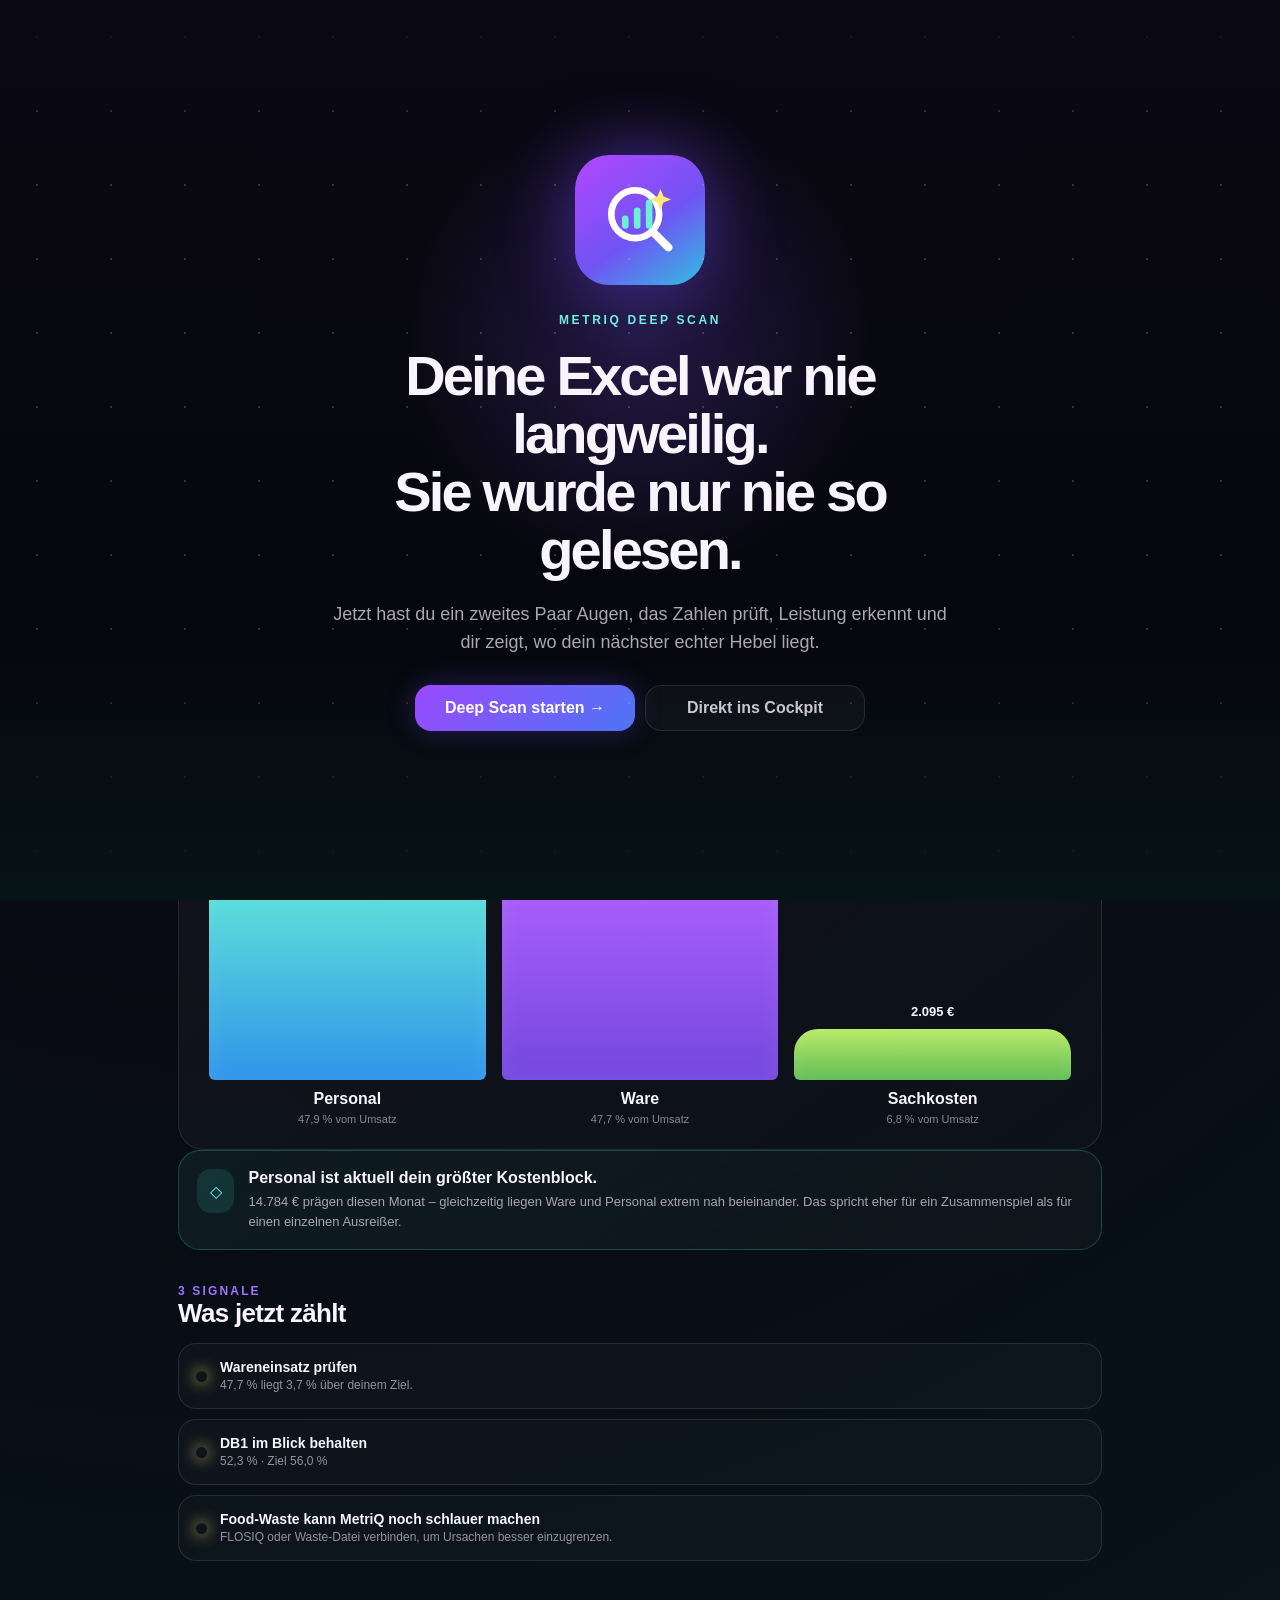
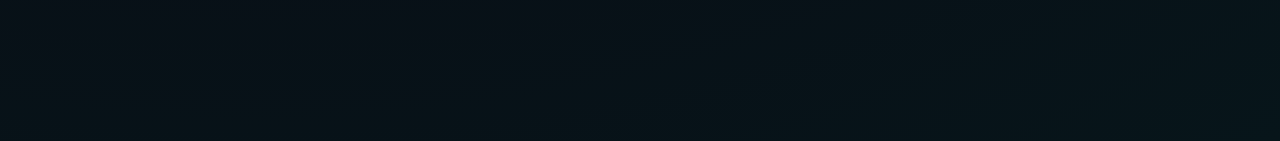
<file: Index.html>
<!doctype html>
<html lang="de">
<head>
  <meta charset="utf-8" />
  <meta name="viewport" content="width=device-width, initial-scale=1, viewport-fit=cover" />
  <meta name="theme-color" content="#0b0814" />
  <meta name="apple-mobile-web-app-capable" content="yes" />
  <meta name="apple-mobile-web-app-status-bar-style" content="black-translucent" />
  <meta name="apple-mobile-web-app-title" content="metriQ GL" />
  <title>metriQ GL · Deep Scan</title>
  <style>
:root{
  --bg:#090711;--bg2:#0b1116;--panel:#14121d;--panel2:#1a1725;--text:#f7f5fb;--muted:#aaa5b7;
  --purple:#8b4cff;--purple2:#6a4df5;--cyan:#46e0d4;--blue:#2f9df7;--green:#73db7b;--yellow:#ffd768;--red:#ff6b7c;
  --line:rgba(255,255,255,.1);--glow:0 0 28px rgba(127,74,255,.28);--radius:28px;
  --safe-bottom:env(safe-area-inset-bottom,0px)
}
*{box-sizing:border-box} html{background:var(--bg)} body{margin:0;background:radial-gradient(circle at 20% 0%,#161027 0,#090711 33%,#07151a 100%);color:var(--text);font-family:Inter,-apple-system,BlinkMacSystemFont,"SF Pro Display","Segoe UI",sans-serif;min-height:100vh;overflow-x:hidden}
button,input,select{font:inherit}.hidden{display:none!important}.glass{background:rgba(17,15,25,.82);backdrop-filter:blur(22px);-webkit-backdrop-filter:blur(22px);border:1px solid rgba(255,255,255,.08)}
.app-shell{min-height:100vh}.topbar{position:sticky;top:0;z-index:30;height:92px;padding:calc(12px + env(safe-area-inset-top)) 22px 14px;display:flex;align-items:flex-end;justify-content:space-between;border-width:0 0 1px;background:linear-gradient(180deg,rgba(10,8,18,.96),rgba(13,10,22,.86))}
.brand{display:flex;align-items:center;gap:10px;background:none;border:0;color:white;padding:0}.brand-icon{width:46px;height:46px;display:block;filter:drop-shadow(0 0 18px rgba(123,76,255,.35))}.brand-icon svg{width:100%;height:100%}.brand-word{font-weight:800;font-size:29px;letter-spacing:-1.4px}.brand-word span{color:var(--cyan)}.gl-badge{font-size:11px;font-weight:800;border:1px solid rgba(70,224,212,.45);padding:5px 8px;border-radius:999px;color:#aaf8ef;background:rgba(70,224,212,.12)}
.top-actions{display:flex;gap:10px;align-items:center}.status-pill{display:flex;align-items:center;gap:8px;border:1px solid var(--line);padding:11px 14px;border-radius:999px;color:#b9b4c6;font-size:13px;font-weight:700}.status-pill i{width:9px;height:9px;border-radius:50%;background:#62d9a4;box-shadow:0 0 12px #62d9a4}.icon-btn{width:44px;height:44px;border:1px solid var(--line);border-radius:14px;background:rgba(255,255,255,.03);color:#fff}
.screen-host{padding:28px 20px 180px;max-width:980px;margin:0 auto}.screen{animation:screenIn .38s ease both}@keyframes screenIn{from{opacity:0;transform:translateY(10px)}to{opacity:1;transform:none}}
.eyebrow{color:#9e72ff;text-transform:uppercase;letter-spacing:.18em;font-weight:800;font-size:12px}.title{font-size:44px;line-height:1.02;letter-spacing:-2px;margin:8px 0 6px}.subtitle{color:var(--muted);font-size:17px;line-height:1.5;margin:0}.section-head{display:flex;justify-content:space-between;gap:16px;align-items:flex-end;margin:34px 0 14px}.section-head h2{font-size:26px;margin:0;letter-spacing:-.7px}.section-head p{margin:5px 0 0;color:var(--muted)}
.hero-core{position:relative;margin-top:24px;border-radius:32px;padding:24px;background:linear-gradient(145deg,rgba(116,67,255,.13),rgba(19,18,28,.92) 46%,rgba(17,78,83,.24));border:1px solid rgba(139,76,255,.5);overflow:hidden;box-shadow:var(--glow)}.hero-core:before{content:"";position:absolute;inset:-40%;background:radial-gradient(circle,rgba(139,76,255,.24),transparent 46%);animation:pulse 4s ease-in-out infinite}.hero-core>*{position:relative}.core-row{display:flex;gap:16px;align-items:flex-start}.core-orb{width:74px;height:74px;border-radius:24px;background:linear-gradient(145deg,#b347ff,#7355ff 55%,#2ecbe7);display:grid;place-items:center;box-shadow:0 0 34px rgba(123,76,255,.35)}.core-orb svg{width:48px;height:48px}.core-copy small{color:#77efe0;font-weight:800;letter-spacing:.14em}.core-copy h2{font-size:27px;line-height:1.15;margin:7px 0 8px;letter-spacing:-.7px}.core-copy p{margin:0;color:#c4bfcb;line-height:1.55}.core-tags{display:flex;gap:8px;flex-wrap:wrap;margin-top:18px}.chip{border:1px solid var(--line);border-radius:999px;padding:8px 11px;color:#c8c3d0;background:rgba(255,255,255,.025);font-size:12px;font-weight:700}.chip.good{color:#9af1bc;border-color:rgba(115,219,123,.3)}.chip.warn{color:#ffe18b;border-color:rgba(255,215,104,.32)}
.kpi-grid{display:grid;grid-template-columns:repeat(2,minmax(0,1fr));gap:12px}.kpi{padding:20px;border-radius:24px;background:linear-gradient(155deg,rgba(255,255,255,.045),rgba(255,255,255,.018));border:1px solid var(--line);min-height:148px;position:relative;overflow:hidden}.kpi:after{content:"";position:absolute;left:0;right:0;bottom:0;height:3px;background:linear-gradient(90deg,var(--purple),var(--cyan));opacity:.45}.kpi .label{color:#aba6b6;font-size:13px}.kpi .value{font-size:34px;font-weight:850;letter-spacing:-1.4px;margin:9px 0 7px}.kpi .delta{font-size:12px;color:#c6c1cc}.delta.up{color:#ffb187}.delta.down{color:#8ee9ba}.db1{border-color:rgba(70,224,212,.34);box-shadow:0 0 0 1px rgba(70,224,212,.06) inset}.db1 .value{color:#7cf3e3}
.cost-bars{display:grid;grid-template-columns:repeat(3,1fr);gap:16px;align-items:end;height:310px;padding:22px 10px 4px}.cost-bar-wrap{text-align:center;height:100%;display:flex;flex-direction:column;justify-content:flex-end}.cost-value{font-weight:800;font-size:13px;margin-bottom:10px}.cost-bar{height:var(--h);min-height:28px;border-radius:24px 24px 6px 6px;transform-origin:bottom;transform:scaleY(0);transition:transform 1s cubic-bezier(.2,.8,.2,1);box-shadow:0 0 24px rgba(255,255,255,.08) inset}.reveal .cost-bar{transform:scaleY(1)}.bar-personal{background:linear-gradient(#64ead7,#2f95ea)}.bar-ware{background:linear-gradient(#b061ff,#7447df)}.bar-sach{background:linear-gradient(#b8ea67,#61bd55)}.cost-label{font-weight:800;margin-top:10px}.cost-sub{font-size:11px;color:#8c8796;margin-top:5px}
.insight-card{border:1px solid rgba(70,224,212,.24);background:linear-gradient(145deg,rgba(28,64,66,.3),rgba(17,22,29,.75));padding:18px;border-radius:22px;display:flex;gap:14px;align-items:flex-start}.insight-icon{width:44px;height:44px;border-radius:14px;background:rgba(70,224,212,.12);display:grid;place-items:center;color:#76f1e2}.insight-card h3{margin:0 0 5px;font-size:16px}.insight-card p{margin:0;color:#a9a4b2;line-height:1.5;font-size:13px}.signal-list{display:grid;gap:10px}.signal{display:flex;align-items:center;gap:13px;padding:15px 17px;border:1px solid var(--line);border-radius:18px;background:rgba(255,255,255,.025)}.signal-dot{width:11px;height:11px;border-radius:50%;box-shadow:0 0 16px currentColor}.signal b{display:block;font-size:14px}.signal span{font-size:12px;color:#9691a1}.goodc{color:#73db7b}.warnc{color:#ffd768}.badc{color:#ff7282}
.bottom-nav{position:fixed;left:0;right:0;bottom:0;z-index:35;display:grid;grid-template-columns:repeat(5,1fr);padding:12px 8px calc(12px + var(--safe-bottom));border-width:1px 0 0;background:rgba(17,15,24,.93)}.nav-item{border:0;background:none;color:#918b9b;display:flex;flex-direction:column;gap:5px;align-items:center;padding:4px 2px;font-size:10px}.nav-item span{font-size:23px;line-height:1}.nav-item b{font-weight:700}.nav-item.active{color:#a578ff;text-shadow:0 0 18px rgba(139,76,255,.5)}.month-fab{position:fixed;right:18px;bottom:calc(86px + var(--safe-bottom));z-index:40;border:1px solid rgba(255,255,255,.14);background:linear-gradient(135deg,#914bff,#6550ed);color:white;border-radius:999px;padding:13px 17px;font-weight:800;box-shadow:0 10px 38px rgba(113,76,244,.4)}.month-fab span{font-size:12px;margin-left:3px}
.flow-card,.panel{border:1px solid var(--line);border-radius:26px;padding:20px;background:linear-gradient(145deg,rgba(255,255,255,.04),rgba(255,255,255,.015));margin-top:14px}.flow-row{display:grid;grid-template-columns:1fr auto 1fr auto 1fr;gap:8px;align-items:center;text-align:center}.flow-node{padding:14px 8px;border-radius:18px;background:rgba(255,255,255,.035)}.flow-node small{display:block;color:#9691a2;margin-bottom:6px}.flow-node b{font-size:20px}.flow-arrow{color:#745df3;font-size:18px}.waterfall{display:grid;grid-template-columns:repeat(4,1fr);gap:9px;align-items:end;height:250px;margin-top:16px}.wf{display:flex;flex-direction:column;justify-content:flex-end;text-align:center;height:100%}.wf-bar{height:var(--h);border-radius:15px 15px 5px 5px;background:linear-gradient(#8e52ff,#5b3dd0);transform-origin:bottom;transform:scaleY(0);transition:transform .9s ease}.wf.negative .wf-bar{background:linear-gradient(#ff826e,#d94268)}.reveal .wf-bar{transform:scaleY(1)}.wf small{color:#908a9c;margin-top:7px}.euro-strip{height:28px;border-radius:999px;overflow:hidden;display:flex;margin:16px 0 12px;border:1px solid var(--line)}.euro-strip span{height:100%}.legend{display:flex;gap:12px;flex-wrap:wrap;font-size:11px;color:#aaa4b3}.legend i{width:8px;height:8px;border-radius:50%;display:inline-block;margin-right:5px}
.slider-card{border:1px solid var(--line);border-radius:24px;padding:20px;background:rgba(255,255,255,.025);margin-top:12px}.slider-top{display:flex;justify-content:space-between;gap:10px}.slider-top h3{margin:0}.slider-top b{font-size:23px;color:#8ff2e1}.slider-card p{color:#9e98aa;font-size:13px;line-height:1.5}.slider-card input[type=range]{width:100%;accent-color:#8b4cff}.impact{display:grid;grid-template-columns:1fr 1fr;gap:10px;margin-top:13px}.impact div{background:rgba(255,255,255,.03);border-radius:17px;padding:13px}.impact small{display:block;color:#8f8999}.impact strong{font-size:20px;display:block;margin-top:5px}.locked{opacity:.55}.connect-mini{border:1px solid rgba(255,215,104,.3);color:#ffe18e;background:rgba(255,215,104,.07);border-radius:999px;padding:7px 10px;font-size:11px}
.chart-card{border:1px solid var(--line);border-radius:24px;padding:18px;background:rgba(255,255,255,.02);margin-top:12px}.chart-head{display:flex;justify-content:space-between;align-items:flex-start}.chart-head h3{margin:0}.chart-head .big{font-size:24px;font-weight:850}.spark{height:150px;margin-top:8px}.spark svg{width:100%;height:100%;overflow:visible}.spark .grid{stroke:rgba(255,255,255,.06);stroke-width:1}.spark .line{fill:none;stroke:#8e59ff;stroke-width:4;stroke-linecap:round;stroke-linejoin:round;filter:drop-shadow(0 0 7px rgba(139,76,255,.4))}.spark .forecast{fill:none;stroke:#50dfd0;stroke-width:3;stroke-dasharray:6 7}.spark .dot{fill:#fff;stroke:#8e59ff;stroke-width:3}.month-labels{display:flex;justify-content:space-between;color:#777282;font-size:10px}.learn-card{border:1px solid rgba(70,224,212,.25);border-radius:24px;padding:20px;background:linear-gradient(145deg,rgba(70,224,212,.08),rgba(139,76,255,.05))}.learn-meter{height:10px;background:rgba(255,255,255,.06);border-radius:999px;overflow:hidden;margin:14px 0}.learn-meter span{display:block;height:100%;background:linear-gradient(90deg,#7a4dff,#4be0d0);width:58%;border-radius:999px}.forecast-box{padding:20px;border-radius:24px;background:linear-gradient(145deg,rgba(139,76,255,.16),rgba(47,157,247,.08));border:1px solid rgba(139,76,255,.32)}.forecast-box .range{font-size:34px;font-weight:900;letter-spacing:-1.4px;margin:7px 0}.forecast-box p{color:#aaa4b4;line-height:1.5}
.profile-grid{display:grid;grid-template-columns:1fr 1fr;gap:12px}.field{display:flex;flex-direction:column;gap:7px}.field label{font-size:11px;color:#9690a0}.field input,.field select{width:100%;background:#15121d;color:white;border:1px solid var(--line);border-radius:15px;padding:13px}.source-list{display:grid;gap:10px}.source{display:flex;align-items:center;justify-content:space-between;gap:12px;padding:14px 15px;border:1px solid var(--line);border-radius:18px;background:rgba(255,255,255,.02)}.source-main{display:flex;gap:12px;align-items:center}.source-icon{width:42px;height:42px;border-radius:14px;display:grid;place-items:center;background:rgba(139,76,255,.12)}.source b{display:block;font-size:14px}.source small{color:#8f8998}.source-actions{display:flex;align-items:center;gap:8px}.toggle{width:44px;height:25px;border-radius:999px;background:#302c3a;position:relative;border:0}.toggle:after{content:"";position:absolute;width:19px;height:19px;border-radius:50%;background:#8d8794;left:3px;top:3px;transition:.2s}.toggle.on{background:rgba(70,224,212,.25)}.toggle.on:after{left:22px;background:#63e6d6}.quality{display:flex;align-items:center;gap:18px}.quality-ring{width:86px;height:86px;border-radius:50%;display:grid;place-items:center;background:conic-gradient(#55e2d3 var(--q),rgba(255,255,255,.06) 0);position:relative}.quality-ring:after{content:"";position:absolute;inset:8px;background:#111019;border-radius:50%}.quality-ring b{position:relative;z-index:1;font-size:21px}.ghost-btn,.primary-btn{border-radius:16px;padding:13px 16px;font-weight:800}.primary-btn{border:0;color:white;background:linear-gradient(135deg,#9b49ff,#4e75f4);box-shadow:var(--glow)}.ghost-btn{border:1px solid var(--line);color:#c9c4d1;background:rgba(255,255,255,.03)}
.tour-overlay{position:fixed;z-index:100;inset:0;background:radial-gradient(circle at 50% 38%,rgba(98,66,193,.3),transparent 28%),linear-gradient(#0b0914,#06070d 70%,#071417);overflow:auto}.tour-content{min-height:100%;max-width:760px;margin:0 auto;padding:calc(36px + env(safe-area-inset-top)) 28px calc(50px + env(safe-area-inset-bottom));display:flex;flex-direction:column;justify-content:center;text-align:center}.scan-stars{position:absolute;inset:0;pointer-events:none;background-image:radial-gradient(circle,#fff 1px,transparent 1.5px);background-size:74px 74px;opacity:.17;mask-image:linear-gradient(to bottom,transparent,black 15%,black 70%,transparent)}.tour-logo{width:130px;height:130px;margin:0 auto 28px;border-radius:34px;background:linear-gradient(145deg,#b347ff,#7153f4 56%,#30bfe1);display:grid;place-items:center;box-shadow:0 0 70px rgba(118,72,255,.5)}.tour-logo svg{width:85px}.tour-kicker{color:#6fefe0;font-size:12px;letter-spacing:.22em;font-weight:850}.tour-title{font-size:56px;line-height:1.04;letter-spacing:-2.8px;margin:20px 0}.tour-sub{color:#aaa6b4;font-size:18px;line-height:1.6;max-width:620px;margin:0 auto 28px}.tour-actions{display:flex;gap:10px;justify-content:center;flex-wrap:wrap}.tour-actions button{min-width:220px}.scan-status{max-width:520px;margin:26px auto 0;text-align:left}.scan-step{display:flex;gap:12px;align-items:center;padding:11px 0;color:#8e8998}.scan-step.done{color:#d7d3de}.scan-step i{width:11px;height:11px;border-radius:50%;border:2px solid #5d5868}.scan-step.done i{background:#5ee3d4;border-color:#5ee3d4;box-shadow:0 0 14px rgba(94,227,212,.6)}.tour-bars{display:grid;grid-template-columns:repeat(3,1fr);gap:25px;height:360px;align-items:end;margin-top:30px}.tour-bar{text-align:center;display:flex;flex-direction:column;justify-content:flex-end}.tour-bar .col{height:var(--h);border-radius:28px 28px 8px 8px;animation:grow 1.2s cubic-bezier(.2,.8,.2,1) both;transform-origin:bottom}.tour-bar:nth-child(1) .col{background:linear-gradient(#5fe8d9,#2b97e6)}.tour-bar:nth-child(2) .col{background:linear-gradient(#b061ff,#7348e0)}.tour-bar:nth-child(3) .col{background:linear-gradient(#b5e75e,#5fb74e)}@keyframes grow{from{transform:scaleY(0)}to{transform:scaleY(1)}}.tour-bar b{margin-bottom:12px}.tour-bar span{font-weight:800;margin-top:12px}.tour-bar small{color:#858090;margin-top:5px}.tour-note{max-width:620px;margin:26px auto 0;border:1px solid rgba(70,224,212,.25);background:rgba(25,78,81,.16);border-radius:20px;padding:17px;text-align:left;color:#c8c3ce}.tour-note b{color:white}.tour-final .tour-title{font-size:52px}.tour-final .primary-btn{font-size:18px;padding:17px 24px;min-width:320px}
.modal{position:fixed;z-index:120;inset:0;display:grid;place-items:end center}.modal-backdrop{position:absolute;inset:0;background:rgba(0,0,0,.65)}.modal-card{position:relative;width:min(720px,100%);max-height:88vh;overflow:auto;border-radius:28px 28px 0 0;padding:26px 22px calc(30px + var(--safe-bottom));background:#12101a}.modal-close{position:absolute;right:16px;top:14px;width:38px;height:38px;border-radius:50%;border:1px solid var(--line);background:rgba(255,255,255,.04);color:white;font-size:24px}.modal h2{margin-top:4px}.dropzone{border:1px dashed rgba(139,76,255,.55);border-radius:20px;padding:24px;text-align:center;background:rgba(139,76,255,.06)}.dropzone input{margin-top:12px;max-width:100%}.parse-log{margin-top:14px;font-size:12px;color:#9d97a7;line-height:1.55}.toast{position:fixed;z-index:200;left:50%;bottom:calc(108px + var(--safe-bottom));transform:translate(-50%,20px);opacity:0;background:#f5f2fa;color:#17131d;border-radius:999px;padding:11px 16px;font-weight:800;font-size:12px;transition:.25s;box-shadow:0 12px 32px rgba(0,0,0,.35)}.toast.show{opacity:1;transform:translate(-50%,0)}
@media(min-width:700px){.screen-host{padding-left:28px;padding-right:28px}.kpi-grid{grid-template-columns:repeat(4,1fr)}.profile-grid{grid-template-columns:repeat(4,1fr)}.bottom-nav{left:50%;right:auto;width:700px;transform:translateX(-50%);border-radius:28px 28px 0 0;border-left:1px solid var(--line);border-right:1px solid var(--line)}.month-fab{right:calc(50% - 330px)}.title{font-size:52px}}
@media(max-width:480px){.topbar{padding-left:16px;padding-right:16px}.brand-word{font-size:25px}.status-pill{display:none}.screen-host{padding-left:16px;padding-right:16px}.title{font-size:39px}.tour-title{font-size:44px}.tour-final .tour-title{font-size:42px}.tour-bars{gap:12px;height:310px}.cost-bars{gap:10px;height:270px}.core-row{align-items:center}.core-orb{width:62px;height:62px;border-radius:20px}.core-copy h2{font-size:23px}.profile-grid{grid-template-columns:1fr 1fr}.month-fab span{display:none}.month-fab{width:48px;height:48px;padding:0;border-radius:50%;font-size:20px}}

  </style>
</head>
<body>
  <div id="appShell" class="app-shell">
    <header class="topbar glass">
      <button class="brand" data-nav="cockpit" aria-label="Cockpit öffnen">
        <span class="brand-icon" aria-hidden="true">
          <svg viewBox="0 0 64 64"><defs><linearGradient id="g" x1="0" y1="0" x2="1" y2="1"><stop offset="0" stop-color="#b34cff"/><stop offset=".55" stop-color="#7355ff"/><stop offset="1" stop-color="#2ed9e6"/></linearGradient></defs><rect x="2" y="2" width="60" height="60" rx="18" fill="url(#g)"/><circle cx="29" cy="29" r="15" fill="none" stroke="#fff" stroke-width="4"/><path d="M40 40l11 11" stroke="#fff" stroke-width="5" stroke-linecap="round"/><rect x="20" y="29" width="4" height="9" rx="2" fill="#63f0d3"/><rect x="27" y="24" width="4" height="14" rx="2" fill="#63f0d3"/><rect x="34" y="19" width="4" height="19" rx="2" fill="#63f0d3"/><path d="M45 14l2 5 5 2-5 2-2 5-2-5-5-2 5-2z" fill="#ffe56b"/></svg>
        </span>
        <span class="brand-word">metri<span>Q</span></span><span class="gl-badge">GL</span>
      </button>
      <div class="top-actions">
        <span class="status-pill"><i></i>Betrieb</span>
        <button id="themeBtn" class="icon-btn" aria-label="Effektmodus">☀️</button>
      </div>
    </header>

    <main id="screenHost" class="screen-host" aria-live="polite"></main>

    <button id="monthFab" class="month-fab" aria-label="Monatsabschluss hinzufügen">＋ <span>Abschluss</span></button>

    <nav class="bottom-nav glass" aria-label="Hauptnavigation">
      <button data-nav="cockpit" class="nav-item active"><span>◫</span><b>Cockpit</b></button>
      <button data-nav="analyse" class="nav-item"><span>⌕</span><b>Analyse</b></button>
      <button data-nav="hebel" class="nav-item"><span>↗</span><b>Hebel</b></button>
      <button data-nav="verlauf" class="nav-item"><span>⌁</span><b>Verlauf</b></button>
      <button data-nav="betrieb" class="nav-item"><span>◎</span><b>Betrieb</b></button>
    </nav>
  </div>

  <div id="tourOverlay" class="tour-overlay hidden" aria-modal="true" role="dialog">
    <div class="scan-stars"></div>
    <div id="tourContent" class="tour-content"></div>
  </div>

  <div id="modal" class="modal hidden" role="dialog" aria-modal="true">
    <div class="modal-backdrop" data-close-modal></div>
    <div class="modal-card glass">
      <button class="modal-close" data-close-modal>×</button>
      <div id="modalBody"></div>
    </div>
  </div>

  <div id="toast" class="toast"></div>
<script>
const $=(s,r=document)=>r.querySelector(s), $$=(s,r=document)=>[...r.querySelectorAll(s)];
const euro=new Intl.NumberFormat('de-DE',{style:'currency',currency:'EUR',maximumFractionDigits:0});
const pct=n=>`${Number(n).toFixed(1).replace('.',',')} %`;
const fmt=n=>new Intl.NumberFormat('de-DE',{maximumFractionDigits:0}).format(n);

const defaultState={
  active:'cockpit', month:'Juli 2026', monthShort:'07/26', site:'RIBE Schwabach', model:'Subvention mit Defizitausgleich',
  revenue:30840, ware:14710, personal:14784, sach:2095, meals:860, openingDays:22, waste:92, avgPrice:5.4,
  targets:{ware:44,db1:56,waste:70},
  months:[
    {m:'Jan',ware:43.9,personal:45.7,db1:56.1,result:510,revenue:29400,meals:820},
    {m:'Feb',ware:44.5,personal:45.9,db1:55.5,result:340,revenue:30100,meals:840},
    {m:'Mrz',ware:42.8,personal:44.9,db1:57.2,result:890,revenue:32090,meals:910},
    {m:'Apr',ware:46.3,personal:45.6,db1:53.7,result:-120,revenue:31200,meals:875},
    {m:'Mai',ware:45.1,personal:46.1,db1:54.9,result:220,revenue:31650,meals:900},
    {m:'Jun',ware:46.8,personal:47.0,db1:53.2,result:-420,revenue:30980,meals:850},
    {m:'Jul',ware:47.7,personal:47.9,db1:52.3,result:-749,revenue:30840,meals:860}
  ],
  sources:{monthly:true,canteen:false,automats:true,waste:false,hours:false,inventory:true,cash:false},
  revenueSources:{restaurant:true,automats:true,cash:false,catering:true,conference:false},
  profile:{contract:'Subvention',employees:4,seats:80,costCenters:'Restaurant, Automaten, Events'}
};
let state=loadState();
function loadState(){try{return {...structuredClone(defaultState),...JSON.parse(localStorage.getItem('metriq_state')||'{}')}}catch{return structuredClone(defaultState)}}
function saveState(){localStorage.setItem('metriq_state',JSON.stringify(state))}
function calc(){
  const warePct=state.revenue?state.ware/state.revenue*100:0, personalPct=state.revenue?state.personal/state.revenue*100:0, sachPct=state.revenue?state.sach/state.revenue*100:0;
  const db1=state.revenue-state.ware, db1Pct=state.revenue?db1/state.revenue*100:0, result=state.revenue-state.ware-state.personal-state.sach;
  return {warePct,personalPct,sachPct,db1,db1Pct,result};
}
function iconMarkup(){return `<svg viewBox="0 0 64 64" fill="none"><circle cx="28" cy="28" r="18" stroke="white" stroke-width="5"/><path d="M41 41l12 12" stroke="white" stroke-width="6" stroke-linecap="round"/><rect x="18" y="29" width="5" height="10" rx="2.5" fill="#6ef0d7"/><rect x="27" y="23" width="5" height="16" rx="2.5" fill="#6ef0d7"/><rect x="36" y="17" width="5" height="22" rx="2.5" fill="#6ef0d7"/><path d="M47 9l2.2 5.5L55 17l-5.8 2.2L47 25l-2.2-5.8L39 17l5.8-2.5z" fill="#ffe873"/></svg>`}

function render(){
  $$('.nav-item').forEach(b=>b.classList.toggle('active',b.dataset.nav===state.active));
  const host=$('#screenHost');
  const views={cockpit:cockpitView,analyse:analyseView,hebel:hebelView,verlauf:verlaufView,betrieb:betriebView};
  host.innerHTML=views[state.active]();
  requestAnimationFrame(()=>{observeReveals();bindScreenEvents();animateCounters()});
}
function headline(){return `<div class="eyebrow">${state.monthShort}</div><h1 class="title">${state.month}</h1><p class="subtitle">${state.site}</p>`}
function cockpitView(){const c=calc(); const topCost=state.personal>state.ware?'Personal':'Wareneinsatz'; const highWare=c.warePct>state.targets.ware;
return `<section class="screen">${headline()}
  <div class="hero-core">
    <div class="core-row"><div class="core-orb">${iconMarkup()}</div><div class="core-copy"><small>✦ METRIQ ERKENNT</small><h2>${highWare?'Zwei Kostenblöcke drücken gleichzeitig auf dein Ergebnis.':'Dein Monat ist im Kern stabil.'}</h2><p>${highWare?`Wareneinsatz und Personal binden zusammen ${pct(c.warePct+c.personalPct)} des Nettoerlöses. Dein DB1 liegt bei ${pct(c.db1Pct)} – hier sitzt aktuell der wichtigste wirtschaftliche Hebel.`:`Der DB1 liegt bei ${pct(c.db1Pct)}. MetriQ sieht aktuell keinen dominanten Ausreißer.`}</p></div></div>
    <div class="core-tags"><span class="chip ${c.db1Pct>=state.targets.db1?'good':'warn'}">DB1 ${pct(c.db1Pct)}</span><span class="chip warn">Ware ${pct(c.warePct)}</span><span class="chip">${state.sources.automats?'Automaten verbunden':'Automaten optional'}</span></div>
  </div>

  <div class="section-head"><div><div class="eyebrow">DEIN MONAT</div><h2>Auf einen Blick</h2></div><span class="chip">Live berechnet</span></div>
  <div class="kpi-grid">
    <article class="kpi"><div class="label">Wareneinsatzquote</div><div class="value counter" data-value="${c.warePct}" data-suffix=" %">0</div><div class="delta up">↗ Ziel ${pct(state.targets.ware)}</div></article>
    <article class="kpi"><div class="label">Personalkostenquote</div><div class="value counter" data-value="${c.personalPct}" data-suffix=" %">0</div><div class="delta">strukturell beobachten</div></article>
    <article class="kpi db1"><div class="label">DB1</div><div class="value counter" data-value="${c.db1Pct}" data-suffix=" %">0</div><div class="delta ${c.db1Pct>=state.targets.db1?'down':'up'}">${euro.format(c.db1)} Deckungsbeitrag</div></article>
    <article class="kpi"><div class="label">Betriebsergebnis</div><div class="value">${euro.format(c.result)}</div><div class="delta ${c.result>=0?'down':'up'}">${c.result>=0?'✓ positiv':'⚠ unter Null'}</div></article>
  </div>

  <div class="section-head"><div><div class="eyebrow">KOSTENFINGERABDRUCK</div><h2>Was deinen Monat prägt</h2></div></div>
  <div class="panel revealable">
    <div class="cost-bars">
      ${costBar('Personal',state.personal,c.personalPct,'bar-personal',100)}
      ${costBar('Ware',state.ware,c.warePct,'bar-ware',Math.max(18,state.ware/state.personal*100))}
      ${costBar('Sachkosten',state.sach,c.sachPct,'bar-sach',Math.max(18,state.sach/state.personal*100))}
    </div>
  </div>
  <div class="insight-card"><div class="insight-icon">◇</div><div><h3>${topCost} ist aktuell dein größter Kostenblock.</h3><p>${euro.format(Math.max(state.personal,state.ware))} prägen diesen Monat – gleichzeitig liegen Ware und Personal extrem nah beieinander. Das spricht eher für ein Zusammenspiel als für einen einzelnen Ausreißer.</p></div></div>

  <div class="section-head"><div><div class="eyebrow">3 SIGNALE</div><h2>Was jetzt zählt</h2></div></div>
  <div class="signal-list">
    <div class="signal"><i class="signal-dot warnc"></i><div><b>Wareneinsatz prüfen</b><span>${pct(c.warePct)} liegt ${pct(c.warePct-state.targets.ware)} über deinem Ziel.</span></div></div>
    <div class="signal"><i class="signal-dot ${c.db1Pct>=state.targets.db1?'goodc':'warnc'}"></i><div><b>DB1 im Blick behalten</b><span>${pct(c.db1Pct)} · Ziel ${pct(state.targets.db1)}</span></div></div>
    <div class="signal"><i class="signal-dot ${state.sources.waste?'goodc':'warnc'}"></i><div><b>${state.sources.waste?'Food-Waste-Daten aktiv':'Food-Waste kann MetriQ noch schlauer machen'}</b><span>${state.sources.waste?'Zusammenhang mit Ware wird analysiert.':'FLOSIQ oder Waste-Datei verbinden, um Ursachen besser einzugrenzen.'}</span></div></div>
  </div>
</section>`}
function costBar(label,val,pctv,cls,height){return `<div class="cost-bar-wrap"><div class="cost-value">${euro.format(val)}</div><div class="cost-bar ${cls}" style="--h:${height}%"></div><div class="cost-label">${label}</div><div class="cost-sub">${pct(pctv)} vom Umsatz</div></div>`}

function analyseView(){const c=calc();const cents=[c.warePct,c.personalPct,c.sachPct,Math.max(0,100-c.warePct-c.personalPct-c.sachPct)];return `<section class="screen"><div class="eyebrow">DEEP SCAN</div><h1 class="title">Warum dein Monat so aussieht.</h1><p class="subtitle">MetriQ zerlegt deinen Abschluss in verständliche wirtschaftliche Geschichten – und führt dich vom Ergebnis zur Ursache.</p>
  <div class="section-head"><div><div class="eyebrow">01 · ERGEBNISBRÜCKE</div><h2>Vom Umsatz zum Ergebnis</h2></div></div>
  <div class="flow-card"><div class="flow-row"><div class="flow-node"><small>Nettoerlös</small><b>${euro.format(state.revenue)}</b></div><div class="flow-arrow">→</div><div class="flow-node"><small>DB1</small><b>${euro.format(c.db1)}</b></div><div class="flow-arrow">→</div><div class="flow-node"><small>Ergebnis</small><b>${euro.format(c.result)}</b></div></div></div>
  <div class="panel revealable"><div class="waterfall">
    ${wf('Umsatz',100,false)}${wf('Ware',Math.max(20,c.warePct),true)}${wf('Personal',Math.max(20,c.personalPct),true)}${wf('Ergebnis',Math.max(12,Math.abs(c.result/state.revenue*100)*3),c.result<0)}
  </div></div>
  <div class="insight-card"><div class="insight-icon">✦</div><div><h3>DB1 ist deine entscheidende Zwischenstation.</h3><p>Nach dem Wareneinsatz bleiben ${euro.format(c.db1)} bzw. ${pct(c.db1Pct)} übrig. Erst danach wirken Personal- und Sachkosten auf dein Betriebsergebnis.</p></div></div>

  <div class="section-head"><div><div class="eyebrow">02 · 1 EURO UMSATZ</div><h2>Wo dein Euro bleibt</h2></div></div>
  <div class="panel"><div class="euro-strip"><span style="width:${c.warePct}%;background:#8752ed"></span><span style="width:${c.personalPct}%;background:#39b9d2"></span><span style="width:${c.sachPct}%;background:#72c75f"></span><span style="flex:1;background:#ff7180"></span></div>
    <div class="legend"><span><i style="background:#8752ed"></i>${c.warePct.toFixed(0)} ct Ware</span><span><i style="background:#39b9d2"></i>${c.personalPct.toFixed(0)} ct Personal</span><span><i style="background:#72c75f"></i>${c.sachPct.toFixed(0)} ct Sach</span><span><i style="background:#ff7180"></i>${Math.max(0,100-c.warePct-c.personalPct-c.sachPct).toFixed(0)} ct Rest</span></div>
  </div>

  <div class="section-head"><div><div class="eyebrow">03 · KOSTENSTELLEN</div><h2>Welche Bereiche deinen Abschluss tragen</h2></div><button class="ghost-btn" data-nav="betrieb">Zuordnen</button></div>
  ${costCenterCards()}

  <div class="section-head"><div><div class="eyebrow">04 · METRIQ DEUTUNG</div><h2>Was ich daraus lese</h2></div></div>
  <div class="signal-list"><div class="signal"><i class="signal-dot warnc"></i><div><b>Wareneinsatz belastet den DB1.</b><span>Schon 1 Prozentpunkt weniger Ware entspräche aktuell rund ${euro.format(state.revenue*.01)} zusätzlichem DB1.</span></div></div><div class="signal"><i class="signal-dot goodc"></i><div><b>Sachkosten sind nicht dein Hauptproblem.</b><span>${pct(c.sachPct)} sind deutlich kleiner als deine beiden Kernblöcke.</span></div></div><div class="signal"><i class="signal-dot warnc"></i><div><b>Für bessere Ursachenanalyse fehlt Food Waste.</b><span>Mit Waste-Daten kann MetriQ Überproduktion und Warenquote miteinander verbinden.</span></div></div></div>
</section>`}
function wf(label,h,neg){return `<div class="wf ${neg?'negative':''}"><div class="wf-bar" style="--h:${Math.min(100,h)}%"></div><small>${label}</small></div>`}
function costCenterCards(){const hasA=state.revenueSources.automats, hasC=state.revenueSources.catering;return `<div class="kpi-grid"><article class="kpi"><div class="label">Restaurant</div><div class="value">${euro.format(state.revenue*(hasA?0.82:0.92))}</div><div class="delta">Hauptumsatzquelle</div></article>${hasA?`<article class="kpi"><div class="label">Automaten</div><div class="value">${euro.format(state.revenue*.11)}</div><div class="delta down">✓ separat markiert</div></article>`:''}${hasC?`<article class="kpi"><div class="label">Events/Catering</div><div class="value">${euro.format(state.revenue*.07)}</div><div class="delta">Sondergeschäft</div></article>`:''}<article class="kpi"><div class="label">Kostenstellen</div><div class="value">${state.profile.costCenters.split(',').filter(Boolean).length}</div><div class="delta">im Betriebsprofil</div></article></div>`}

function hebelView(){const c=calc();return `<section class="screen"><div class="eyebrow">WAS-WÄRE-WENN-LABOR</div><h1 class="title">Verbessern soll sich gut anfühlen.</h1><p class="subtitle">MetriQ zeigt nur Hebel, die du wirklich beeinflussen kannst. Keine Fantasie-Einsparungen bei festen Gehältern.</p>
  ${sliderCard('wareSlider','Wareneinsatz',c.warePct,Math.max(30,c.warePct-8),c.warePct,.1,'%',`Ziel ${pct(state.targets.ware)}`)}
  <div id="wareImpact" class="impact"></div>
  ${state.sources.waste?sliderCard('wasteSlider','Food Waste',state.waste,30,state.waste,1,' g','g je Essen'):lockedWaste()}
  <div id="wasteImpact" class="impact"></div>
  ${sliderCard('priceSlider','Ø Verkaufspreis',state.avgPrice,state.avgPrice,Math.min(12,state.avgPrice+2),.05,' €','kleine Preisbewegung')}
  <div id="priceImpact" class="impact"></div>
  <div class="section-head"><div><div class="eyebrow">STRUKTURELL</div><h2>Nicht alles ist ein Hebel.</h2></div></div>
  <div class="insight-card"><div class="insight-icon">◎</div><div><h3>Personal wird beobachtet, nicht blind „gesenkt“.</h3><p>Bei Festgehältern arbeitet MetriQ mit Produktivität, Essenszahlen, Öffnungstagen und Stunden – nicht mit einem unrealistischen Sparregler.</p></div></div>
</section>`}
function sliderCard(id,title,value,min,max,step,suffix,note){return `<div class="slider-card"><div class="slider-top"><div><h3>${title}</h3><p>${note}</p></div><b id="${id}Value">${Number(value).toFixed(step<1?1:0).replace('.',',')}${suffix}</b></div><input id="${id}" type="range" min="${min}" max="${max}" value="${value}" step="${step}"></div>`}
function lockedWaste(){return `<div class="slider-card locked"><div class="slider-top"><div><h3>Food Waste</h3><p>Mit FLOSIQ oder einer Waste-Datei wird dieser Hebel aktiv.</p></div><button class="connect-mini" data-nav="betrieb">Quelle verbinden</button></div><input type="range" min="30" max="120" value="92" disabled></div>`}

function verlaufView(){const c=calc(), ms=state.months, w=ms.map(x=>x.ware), d=ms.map(x=>x.db1), r=ms.map(x=>x.result); const warePred=forecast(w), dbPred=forecast(d), resultPred=forecast(r);return `<section class="screen"><div class="eyebrow">METRIQ MEMORY</div><h1 class="title">Mit jedem Monat wird MetriQ besser.</h1><p class="subtitle">Deine Historie ist kein Archiv. Sie wird zum Gedächtnis deines Betriebs – für Muster, Vergleiche und Prognosen.</p>
  <div class="learn-card"><div class="quality"><div class="quality-ring" style="--q:58%"><b>7/12</b></div><div><div class="eyebrow">LERNFORTSCHRITT</div><h2 style="margin:5px 0">Solide Musterbasis</h2><p class="subtitle" style="font-size:13px">Noch 5 Monatsabschlüsse bis zum vollständigen Jahresprofil.</p></div></div><div class="learn-meter"><span></span></div></div>
  ${chartCard('Wareneinsatz','%',w,warePred,pct(w.at(-1)),`Trend ${warePred>w.at(-1)?'steigend':'fallend'}`)}
  ${chartCard('DB1','%',d,dbPred,pct(d.at(-1)),`Ziel ${pct(state.targets.db1)}`)}
  ${chartCard('Betriebsergebnis','€',r,resultPred,euro.format(r.at(-1)),'Ergebnisentwicklung')}
  <div class="section-head"><div><div class="eyebrow">MUSTER</div><h2>Oha – das wäre in Excel unsichtbar.</h2></div></div>
  <div class="insight-card"><div class="insight-icon">✦</div><div><h3>Bei schwächeren Essenszahlen steigt deine Personalquote.</h3><p>In deiner bisherigen Historie liegen Monate unter 870 Essen im Schnitt höher bei den Personalkosten. MetriQ behandelt das als Zusammenhang – nicht als Beweis – und beobachtet ihn weiter.</p></div></div>
  <div class="section-head"><div><div class="eyebrow">PROGNOSE</div><h2>Nächster Monat</h2></div></div>
  <div class="forecast-box"><small>PROGNOSE WARENEINSATZ</small><div class="range">${pct(warePred-.7)} – ${pct(warePred+.7)}</div><p>Basierend auf deinen bisherigen 7 Monaten. Größte Unsicherheit: Essenszahl und Sonderveranstaltungen. Je mehr passende Datenquellen du verbindest, desto belastbarer wird die Spanne.</p></div>
</section>`}
function chartCard(title,unit,data,pred,big,note){return `<div class="chart-card"><div class="chart-head"><div><h3>${title}</h3><span class="subtitle" style="font-size:12px">${note}</span></div><div class="big">${big}</div></div><div class="spark">${sparkline(data,pred)}</div><div class="month-labels">${state.months.map(x=>`<span>${x.m}</span>`).join('')}<span>Aug</span></div></div>`}
function sparkline(data,pred){const all=[...data,pred], min=Math.min(...all),max=Math.max(...all),w=600,h=140,p=10;const pt=(v,i)=>{const x=p+i*(w-2*p)/(all.length-1),y=h-p-(v-min)/(max-min||1)*(h-2*p);return [x,y]};const pts=data.map((v,i)=>pt(v,i)).map(a=>a.join(',')).join(' ');const last=pt(data.at(-1),data.length-1),fp=pt(pred,data.length);return `<svg viewBox="0 0 ${w} ${h}" preserveAspectRatio="none"><line class="grid" x1="0" y1="35" x2="600" y2="35"/><line class="grid" x1="0" y1="70" x2="600" y2="70"/><line class="grid" x1="0" y1="105" x2="600" y2="105"/><polyline class="line" points="${pts}"/><line class="forecast" x1="${last[0]}" y1="${last[1]}" x2="${fp[0]}" y2="${fp[1]}"/><circle class="dot" cx="${last[0]}" cy="${last[1]}" r="5"/></svg>`}
function forecast(data){const n=data.length, sx=data.reduce((a,_,i)=>a+i,0), sy=data.reduce((a,b)=>a+b,0), sxy=data.reduce((a,b,i)=>a+i*b,0), sx2=data.reduce((a,_,i)=>a+i*i,0);const slope=(n*sxy-sx*sy)/(n*sx2-sx*sx||1), intercept=(sy-slope*sx)/n;return intercept+slope*n}

function betriebView(){const q=qualityScore();return `<section class="screen"><div class="eyebrow">BETRIEBSMODELL</div><h1 class="title">Je mehr MetriQ versteht, desto besser liest es deine Zahlen.</h1><p class="subtitle">Nur das erfassen, was für deinen Betrieb wirklich existiert. Automaten, Handkasse oder mehrere Kostenstellen erscheinen nur, wenn du sie brauchst.</p>
  <div class="section-head"><div><div class="eyebrow">DATENQUALITÄT</div><h2>MetriQ versteht ${q}% deines Betriebsmodells</h2></div></div>
  <div class="panel quality"><div class="quality-ring" style="--q:${q}%"><b>${q}%</b></div><div><h3 style="margin:0 0 5px">${q>=80?'Sehr gute Basis':'Gute Basis – mit Luft nach oben'}</h3><p class="subtitle" style="font-size:13px">${state.sources.waste?'Waste ist verbunden.':'Food Waste würde Ursachen im Wareneinsatz deutlich besser erklären.'}</p></div></div>

  <div class="section-head"><div><div class="eyebrow">PROFIL</div><h2>Dein Betrieb</h2></div></div>
  <div class="panel"><div class="profile-grid">
    <div class="field"><label>Vertragsmodell</label><select id="contract"><option>Subvention</option><option>Kosten-plus</option><option>Eigenregie</option></select></div>
    <div class="field"><label>Öffnungstage / Monat</label><input id="openingDays" type="number" value="${state.openingDays}"></div>
    <div class="field"><label>Festes Team</label><input id="employees" type="number" value="${state.profile.employees}"></div>
    <div class="field"><label>Sitzplätze</label><input id="seats" type="number" value="${state.profile.seats}"></div>
  </div><div class="field" style="margin-top:12px"><label>Kostenstellen (kommagetrennt)</label><input id="costCenters" value="${state.profile.costCenters}"></div><button id="saveProfile" class="primary-btn" style="margin-top:14px">Profil speichern</button></div>

  <div class="section-head"><div><div class="eyebrow">UMSATZQUELLEN</div><h2>Was gibt es bei dir überhaupt?</h2></div></div>
  <div class="source-list">${revSource('restaurant','🍽️','Restaurant / Ausgabe',true)}${revSource('automats','🥤','Automaten',false)}${revSource('cash','💶','Handkasse',false)}${revSource('catering','🎉','Catering / Events',false)}${revSource('conference','☕','Konferenzservice',false)}</div>

  <div class="section-head"><div><div class="eyebrow">DATENQUELLEN</div><h2>MetriQ füttern</h2><p>Monatsabschluss ist Pflicht. Alles andere macht die Einordnung genauer.</p></div></div>
  <div class="source-list">${source('monthly','📊','Monatsabschluss','Kernquelle · 1× monatlich',true)}${source('canteen','🍴','Kantinenreport','Essenszahlen / Öffnungstage',false)}${source('automats','🥤','Automatenabrechnung','Umsatz und Kostenstelle',false)}${source('inventory','📦','Inventur','Warenbewegung besser verstehen',false)}${source('waste','♻️','FLOSIQ / Food Waste','Waste ↔ Wareneinsatz analysieren',false)}${source('hours','🕒','Personalstunden','Produktivität statt Sparregler',false)}${source('cash','💶','Handkasse','Kassenbewegungen zuordnen',false)}</div>
  <div class="insight-card" style="margin-top:14px"><div class="insight-icon">🔒</div><div><h3>Lokal gedacht.</h3><p>In diesem Prototyp werden Einstellungen nur auf deinem Gerät gespeichert. Dateien werden für die Analyse im Browser gelesen und nicht automatisch irgendwo hochgeladen.</p></div></div>
</section>`}
function revSource(key,ico,title,required){const on=state.revenueSources[key];return `<div class="source"><div class="source-main"><div class="source-icon">${ico}</div><div><b>${title}</b><small>${required?'Hauptquelle':'optional'}</small></div></div><button class="toggle ${on?'on':''}" data-rev="${key}" ${required?'disabled':''}></button></div>`}
function source(key,ico,title,sub,required){const on=state.sources[key];return `<div class="source"><div class="source-main"><div class="source-icon">${ico}</div><div><b>${title}</b><small>${on?'verbunden':'nicht verbunden'} · ${sub}</small></div></div><div class="source-actions">${on&&!required?`<button class="ghost-btn" data-source-upload="${key}" style="padding:8px 10px">Datei</button>`:''}<button class="toggle ${on?'on':''}" data-source="${key}" ${required?'disabled':''}></button></div></div>`}
function qualityScore(){let q=45; if(state.sources.inventory)q+=10;if(state.sources.automats&&state.revenueSources.automats)q+=10;if(state.sources.canteen)q+=8;if(state.sources.waste)q+=12;if(state.sources.hours)q+=8;if(state.sources.cash&&state.revenueSources.cash)q+=7;return Math.min(100,q)}

function bindScreenEvents(){
  $$('[data-nav]').forEach(b=>b.onclick=()=>{state.active=b.dataset.nav;saveState();render();scrollTo({top:0,behavior:'smooth'})});
  $('#wareSlider')?.addEventListener('input',updateLevers);$('#wasteSlider')?.addEventListener('input',updateLevers);$('#priceSlider')?.addEventListener('input',updateLevers);updateLevers();
  $('#saveProfile')?.addEventListener('click',()=>{state.profile.contract=$('#contract').value;state.openingDays=+$(`#openingDays`).value||state.openingDays;state.profile.employees=+$(`#employees`).value||state.profile.employees;state.profile.seats=+$(`#seats`).value||state.profile.seats;state.profile.costCenters=$('#costCenters').value;saveState();toast('Betriebsprofil gespeichert')});
  if($('#contract'))$('#contract').value=state.profile.contract;
  $$('[data-source]').forEach(b=>b.onclick=()=>{const k=b.dataset.source;if(k==='monthly')return;state.sources[k]=!state.sources[k];saveState();render();toast(state.sources[k]?'Quelle aktiviert':'Quelle deaktiviert')});
  $$('[data-rev]').forEach(b=>b.onclick=()=>{const k=b.dataset.rev;if(k==='restaurant')return;state.revenueSources[k]=!state.revenueSources[k]; if(k==='automats')state.sources.automats=state.revenueSources[k]; saveState();render()});
  $$('[data-source-upload]').forEach(b=>b.onclick=()=>openSourceModal(b.dataset.source));
}
function updateLevers(){
  const c=calc(), w=$('#wareSlider'), wa=$('#wasteSlider'), p=$('#priceSlider');
  if(w){const v=+w.value,save=(c.warePct-v)/100*state.revenue;$('#wareSliderValue').textContent=v.toFixed(1).replace('.',',')+' %';$('#wareImpact').innerHTML=impactHTML(save,save*12,'DB1-Effekt','Jahreseffekt')}
  if(wa){const v=+wa.value, grams=Math.max(0,state.waste-v)*state.meals,save=grams*.0065;$('#wasteSliderValue').textContent=Math.round(v)+' g';$('#wasteImpact').innerHTML=impactHTML(save,grams/1000,'möglicher Monatswert','kg weniger Waste')}
  if(p){const v=+p.value, delta=(v-state.avgPrice)*state.meals;$('#priceSliderValue').textContent=v.toFixed(2).replace('.',',')+' €';$('#priceImpact').innerHTML=impactHTML(delta,(v-state.avgPrice),'Umsatzeffekt','€ je Essen')}
}
function impactHTML(a,b,l1,l2){return `<div><small>${l1}</small><strong>${typeof a==='number'?euro.format(a):a}</strong></div><div><small>${l2}</small><strong>${l2.includes('kg')?Number(b).toFixed(1).replace('.',',')+' kg':l2.includes('€ je')?Number(b).toFixed(2).replace('.',',')+' €':euro.format(b)}</strong></div>`}
function observeReveals(){const io=new IntersectionObserver(es=>es.forEach(e=>{if(e.isIntersecting){e.target.classList.add('reveal');io.unobserve(e.target)}}),{threshold:.25});$$('.revealable').forEach(el=>io.observe(el))}
function animateCounters(){$$('.counter').forEach(el=>{const target=+el.dataset.value,suffix=el.dataset.suffix||'',start=performance.now(),dur=800;function tick(t){const p=Math.min(1,(t-start)/dur),v=target*(1-Math.pow(1-p,3));el.textContent=v.toFixed(1).replace('.',',')+suffix;if(p<1)requestAnimationFrame(tick)}requestAnimationFrame(tick)})}

function openMonthModal(){const c=calc();openModal(`<h2>Monatsabschluss hinzufügen</h2><p class="subtitle">Einmal im Monat. MetriQ versucht Excel automatisch zu lesen. Wenn etwas nicht erkannt wird, bleiben deine bestehenden Werte erhalten.</p><div class="dropzone"><b>Excel / CSV auswählen</b><br><input id="monthFile" type="file" accept=".xlsx,.xls,.csv"></div><div class="parse-log">Erkannt werden u. a. Umsatz/Nettoerlös, Wareneinsatz, Personal, Sachkosten, DB1, Ergebnis, Essenszahlen und Öffnungstage. Die Datei wird im Browser verarbeitet.</div><div style="display:flex;gap:10px;margin-top:18px"><button id="demoScan" class="ghost-btn">Demo-Scan</button><button id="manualMonth" class="primary-btn">Werte manuell</button></div>`);$('#monthFile').onchange=e=>parseWorkbook(e.target.files[0]);$('#demoScan').onclick=()=>startTour(true);$('#manualMonth').onclick=openManualMonth}
function openManualMonth(){const c=calc();openModal(`<h2>Monatswerte</h2><div class="profile-grid"><div class="field"><label>Nettoerlös</label><input id="mRevenue" type="number" value="${state.revenue}"></div><div class="field"><label>Wareneinsatz</label><input id="mWare" type="number" value="${state.ware}"></div><div class="field"><label>Personal</label><input id="mPersonal" type="number" value="${state.personal}"></div><div class="field"><label>Sachkosten</label><input id="mSach" type="number" value="${state.sach}"></div><div class="field"><label>Essenszahlen</label><input id="mMeals" type="number" value="${state.meals}"></div><div class="field"><label>Öffnungstage</label><input id="mDays" type="number" value="${state.openingDays}"></div></div><button id="saveMonth" class="primary-btn" style="margin-top:18px;width:100%">Monat übernehmen & Deep Scan</button>`);$('#saveMonth').onclick=()=>{state.revenue=+$(`#mRevenue`).value||0;state.ware=+$(`#mWare`).value||0;state.personal=+$(`#mPersonal`).value||0;state.sach=+$(`#mSach`).value||0;state.meals=+$(`#mMeals`).value||state.meals;state.openingDays=+$(`#mDays`).value||state.openingDays;syncCurrentMonth();saveState();closeModal();startTour(true)}}
function syncCurrentMonth(){const c=calc();const m=state.months.at(-1);Object.assign(m,{ware:c.warePct,personal:c.personalPct,db1:c.db1Pct,result:c.result,revenue:state.revenue,meals:state.meals})}
async function parseWorkbook(file){if(!file)return;toast('MetriQ liest deine Datei…');try{let rows=[];if(file.name.toLowerCase().endsWith('.csv')){const txt=await file.text();rows=txt.split(/\r?\n/).map(r=>r.split(/[;,\t]/))}else{if(typeof XLSX==='undefined')await loadXLSX();if(typeof XLSX==='undefined')throw new Error('Excel-Modul nicht geladen');const data=await file.arrayBuffer(),wb=XLSX.read(data,{type:'array'});rows=XLSX.utils.sheet_to_json(wb.Sheets[wb.SheetNames[0]],{header:1,raw:true})}
    const found=extractMetrics(rows); if(found.revenue)state.revenue=found.revenue;if(found.ware)state.ware=found.ware;if(found.personal)state.personal=found.personal;if(found.sach)state.sach=found.sach;if(found.meals)state.meals=found.meals;if(found.openingDays)state.openingDays=found.openingDays;syncCurrentMonth();saveState();closeModal();startTour(true);toast(`${Object.keys(found).length} Werte erkannt`)
  }catch(err){toast('Excel konnte nicht gelesen werden – manuell geht immer');console.error(err);openManualMonth()}}
function loadXLSX(){
  return new Promise((resolve,reject)=>{
    if(typeof XLSX!=='undefined') return resolve();
    const existing=document.querySelector('script[data-xlsx-loader]');
    if(existing){existing.addEventListener('load',resolve,{once:true});existing.addEventListener('error',reject,{once:true});return;}
    const sc=document.createElement('script');
    sc.dataset.xlsxLoader='1';
    sc.src='https://cdn.jsdelivr.net/npm/xlsx@0.18.5/dist/xlsx.full.min.js';
    const timer=setTimeout(()=>reject(new Error('Excel-Modul Timeout')),6000);
    sc.onload=()=>{clearTimeout(timer);resolve()};
    sc.onerror=()=>{clearTimeout(timer);reject(new Error('Excel-Modul konnte nicht geladen werden'))};
    document.head.appendChild(sc);
  });
}
function extractMetrics(rows){
  const keys={
    revenue:['nettoerlös','nettoerlöse','umsatz','erlöse','net sales','revenue'],
    ware:['wareneinsatz','materialaufwand','ware','warenverbrauch'],
    personal:['personalkosten','personalaufwand','löhne','gehälter'],
    sach:['sachkosten','sonstige kosten','sonstiger aufwand'],
    meals:['essenszahl','essen','portionen','mahlzeiten'],
    openingDays:['öffnungstage','arbeitstage','betriebstage']
  };
  const out={};
  const norm=s=>String(s??'').toLowerCase().replace(/\s+/g,' ').trim();
  const num=v=>{
    if(typeof v==='number') return v;
    const s=String(v??'').replace(/[^0-9,.-]/g,'').replace(/\./g,'').replace(',','.');
    const n=parseFloat(s);
    return Number.isFinite(n)?n:null;
  };
  for(let r=0;r<rows.length;r++){
    for(let c=0;c<rows[r].length;c++){
      const text=norm(rows[r][c]);
      for(const [k,aliases] of Object.entries(keys)){
        if(out[k]) continue;
        if(aliases.some(a=>text.includes(a))){
          const candidates=[rows[r][c+1],rows[r][c+2],rows[r+1]?.[c],rows[r+1]?.[c+1]];
          for(const v of candidates){
            const n=num(v);
            if(n!==null && Math.abs(n)>0){out[k]=Math.abs(n);break;}
          }
        }
      }
    }
  }
  return out;
}
function openSourceModal(key){const names={waste:'FLOSIQ / Food Waste',automats:'Automatenabrechnung',inventory:'Inventur',canteen:'Kantinenreport',hours:'Personalstunden',cash:'Handkasse'};openModal(`<h2>${names[key]||'Datenquelle'}</h2><p class="subtitle">Diese Quelle ergänzt den Monatsabschluss und hilft MetriQ bei der Einordnung.</p><div class="dropzone"><b>Datei auswählen</b><br><input id="sourceFile" type="file" accept=".xlsx,.xls,.csv,.pdf"></div><button id="sourceDone" class="primary-btn" style="margin-top:16px;width:100%">Quelle verbinden</button>`);$('#sourceDone').onclick=()=>{state.sources[key]=true;saveState();closeModal();render();toast(`${names[key]} verbunden`)}}
function openModal(html){$('#modalBody').innerHTML=html;$('#modal').classList.remove('hidden')}function closeModal(){$('#modal').classList.add('hidden')}$$('[data-close-modal]').forEach(x=>x.onclick=closeModal);
function toast(msg){const t=$('#toast');t.textContent=msg;t.classList.add('show');clearTimeout(t._to);t._to=setTimeout(()=>t.classList.remove('show'),1800)}

function startTour(force=false){closeModal();const ov=$('#tourOverlay');ov.classList.remove('hidden');tourStep1(force)}
function tourStep1(force){const c=$('#tourContent');c.innerHTML=`<div class="tour-logo">${iconMarkup()}</div><div class="tour-kicker">METRIQ DEEP SCAN</div><h1 class="tour-title">Deine Excel war nie langweilig.<br>Sie wurde nur nie so gelesen.</h1><p class="tour-sub">Jetzt hast du ein zweites Paar Augen, das Zahlen prüft, Leistung erkennt und dir zeigt, wo dein nächster echter Hebel liegt.</p><div class="tour-actions"><button id="scanNow" class="primary-btn">Deep Scan starten →</button><button id="skipTour" class="ghost-btn">Direkt ins Cockpit</button></div>`;$('#scanNow').onclick=tourStep2;$('#skipTour').onclick=endTour}
function tourStep2(){const c=$('#tourContent');c.innerHTML=`<div class="tour-logo" style="width:105px;height:105px">${iconMarkup()}</div><div class="tour-kicker">DER CORE WIRD AKTIV</div><h1 class="tour-title">Ich lese deinen Monat.</h1><p class="tour-sub">Vier Ebenen. Ein Bild deines Betriebs.</p><div class="scan-status"><div class="scan-step" id="s1"><i></i>Struktur des Monatsabschlusses erkennen</div><div class="scan-step" id="s2"><i></i>Kennzahlen und DB1 berechnen</div><div class="scan-step" id="s3"><i></i>Kostenblöcke und Auffälligkeiten prüfen</div><div class="scan-step" id="s4"><i></i>Erste Hebel und Zusammenhänge ableiten</div></div>`;[1,2,3,4].forEach((n,i)=>setTimeout(()=>$('#s'+n)?.classList.add('done'),500+i*560));setTimeout(tourStep3,3100)}
function tourStep3(){const c=calc(),max=Math.max(state.personal,state.ware,state.sach);$('#tourContent').innerHTML=`<div class="tour-kicker">02 · DEIN KOSTENFINGERABDRUCK</div><h1 class="tour-title" style="font-size:48px">Die Balken zeigen, was deinen Monat prägt.</h1><p class="tour-sub">Jeder Block wächst aus den echten Zahlen deines Abschlusses.</p><div class="tour-bars"><div class="tour-bar"><b>${euro.format(state.personal)}</b><div class="col" style="--h:${state.personal/max*100}%"></div><span>Personal</span><small>${pct(c.personalPct)}</small></div><div class="tour-bar"><b>${euro.format(state.ware)}</b><div class="col" style="--h:${state.ware/max*100}%"></div><span>Ware</span><small>${pct(c.warePct)}</small></div><div class="tour-bar"><b>${euro.format(state.sach)}</b><div class="col" style="--h:${Math.max(16,state.sach/max*100)}%"></div><span>Sachkosten</span><small>${pct(c.sachPct)}</small></div></div><div class="tour-note"><b>MetriQ sieht:</b> Ware und Personal liegen fast gleichauf. Dein DB1 beträgt ${pct(c.db1Pct)} – deshalb lohnt sich der erste Blick auf Warensteuerung, Waste und Einkaufsstruktur.</div><div class="tour-actions" style="margin-top:24px"><button id="tourNext" class="primary-btn">Weiter →</button></div>`;$('#tourNext').onclick=tourStep4}
function tourStep4(){const c=calc();$('#tourContent').innerHTML=`<div class="tour-final"><div class="tour-logo">${iconMarkup()}</div><div class="tour-kicker">METRIQ IST BEREIT</div><h1 class="tour-title">Deine Excel war nie langweilig. Sie wurde nur nie so gelesen.</h1><p class="tour-sub">DB1 ${pct(c.db1Pct)} · Wareneinsatz ${pct(c.warePct)} · Ergebnis ${euro.format(c.result)}. Und ab jetzt lernt MetriQ mit jedem Monat dazu.</p><div class="tour-actions"><button id="openCockpit" class="primary-btn">Mein Cockpit öffnen →</button></div><p style="color:#6f6a77;font-size:12px;margin-top:24px">${state.model} wurde bei der Einordnung berücksichtigt.</p></div>`;$('#openCockpit').onclick=endTour}
function endTour(){localStorage.setItem('metriq_tour_done','1');$('#tourOverlay').classList.add('hidden');state.active='cockpit';saveState();render();scrollTo({top:0,behavior:'smooth'})}

$$('.nav-item').forEach(b=>b.onclick=()=>{state.active=b.dataset.nav;saveState();render()});$('#monthFab').onclick=openMonthModal;$('#themeBtn').onclick=()=>document.body.classList.toggle('quiet');
if('serviceWorker' in navigator)navigator.serviceWorker.register('service-worker.js').catch(()=>{});
render();
const qp=new URLSearchParams(location.search);if(qp.get('tour')==='1'||!localStorage.getItem('metriq_tour_done'))setTimeout(()=>startTour(),120);

</script>
</body>
</html>
</file>
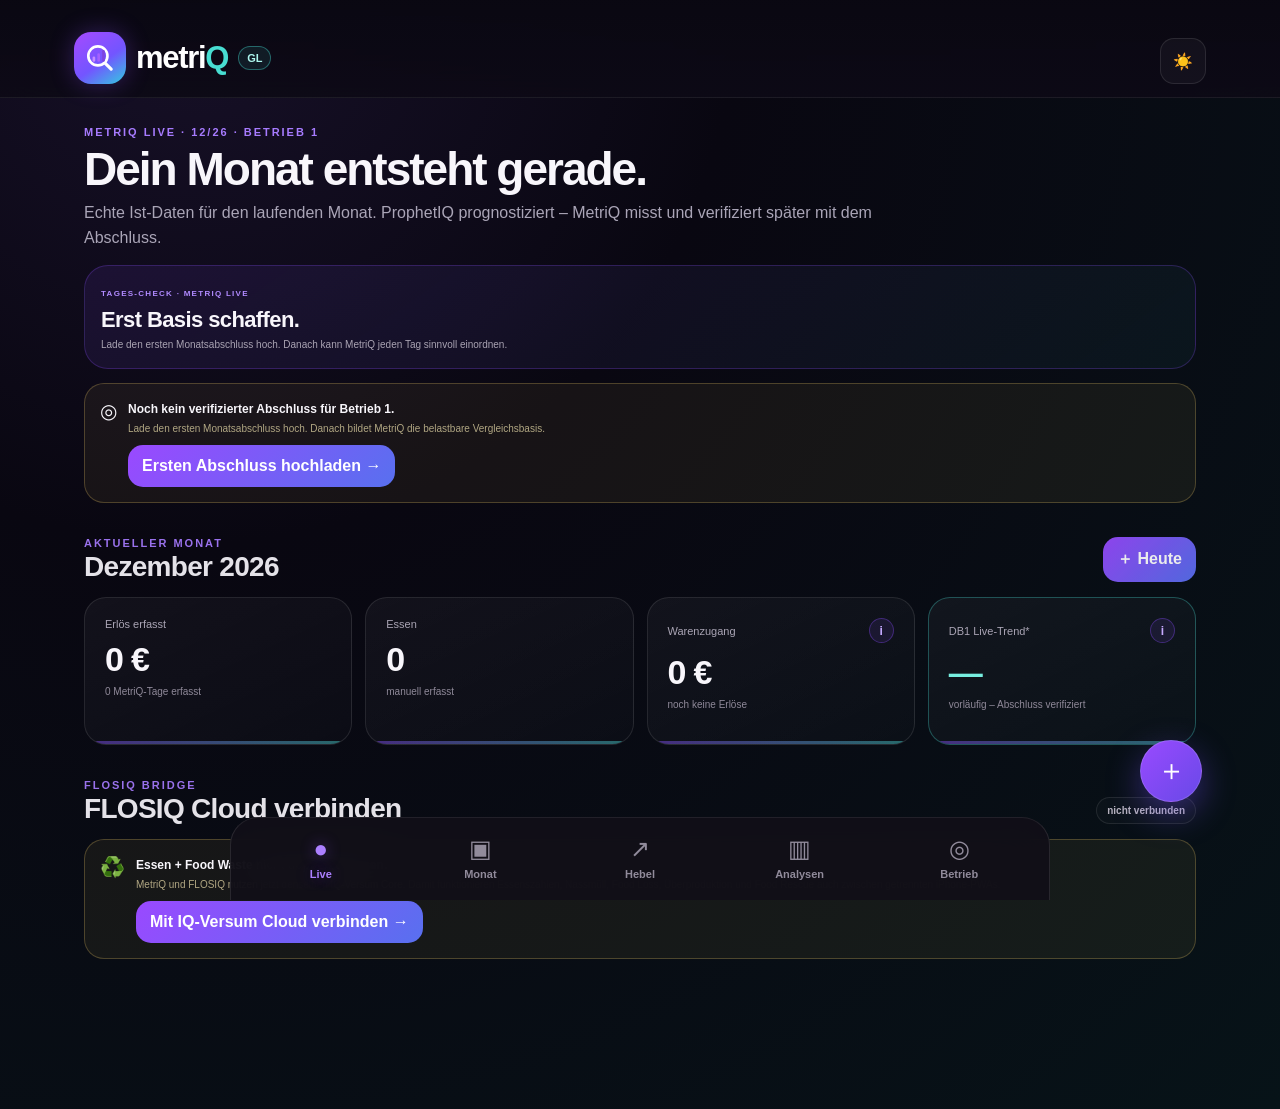
<file: index.html>
<!doctype html>
<html lang="de">
<head>
<meta charset="utf-8">
<meta name="viewport" content="width=device-width,initial-scale=1,viewport-fit=cover">
<meta name="theme-color" content="#0b0814">
<meta name="apple-mobile-web-app-capable" content="yes">
<meta name="apple-mobile-web-app-status-bar-style" content="black-translucent">
<meta name="apple-mobile-web-app-title" content="metriQ GL">
<link rel="manifest" href="./manifest.webmanifest">
<link rel="apple-touch-icon" sizes="180x180" href="./apple-touch-icon.png">
<link rel="icon" type="image/png" sizes="32x32" href="./favicon-32x32.png">
<link rel="icon" href="./favicon.ico">
<title>metriQ GL · V7.12 Tablet Optimized</title>
<style>

:root{--bg:#08070f;--panel:#14121d;--text:#f8f6fb;--muted:#aaa5b7;--purple:#8b4cff;--cyan:#48ddd2;--green:#6edc93;--yellow:#ffd46a;--red:#ff7282;--line:rgba(255,255,255,.10);--soft:rgba(255,255,255,.035);--safe:env(safe-area-inset-bottom,0px);--shadow:0 16px 60px rgba(0,0,0,.30)}
*{box-sizing:border-box}html{background:var(--bg)}body{margin:0;min-height:100vh;color:var(--text);font-family:Inter,-apple-system,BlinkMacSystemFont,"SF Pro Display","Segoe UI",sans-serif;background:radial-gradient(circle at 15% 0,#171028 0,#090711 35%,#071318 100%);overflow-x:hidden}button,input,select{font:inherit}.hidden{display:none!important}.glass{background:rgba(17,15,25,.88);backdrop-filter:blur(22px);-webkit-backdrop-filter:blur(22px);border:1px solid rgba(255,255,255,.08)}
.topbar{position:sticky;top:0;z-index:50;height:92px;padding:calc(12px + env(safe-area-inset-top)) 18px 13px;display:flex;align-items:flex-end;justify-content:space-between;border-width:0 0 1px;background:linear-gradient(180deg,rgba(10,8,18,.98),rgba(13,10,22,.92))}.brand{display:flex;align-items:center;gap:10px;background:none;border:0;color:#fff;padding:0}.brand-icon{width:47px;height:47px;border-radius:15px;background:linear-gradient(145deg,#a64aff,#7355ff 56%,#31cbe0);display:grid;place-items:center;box-shadow:0 0 24px rgba(139,76,255,.30)}.brand-icon svg{width:34px}.brand-word{font-size:28px;font-weight:900;letter-spacing:-1.3px}.brand-word em{font-style:normal;color:var(--cyan)}.gl{font-size:11px;color:#adf6ee;border:1px solid rgba(72,221,210,.4);background:rgba(72,221,210,.09);padding:5px 8px;border-radius:999px;font-weight:850}.icon-btn{width:44px;height:44px;border:1px solid var(--line);border-radius:14px;color:#fff;background:var(--soft)}
.screen-host{max-width:980px;margin:0 auto;padding:22px 16px 175px}.screen{animation:screenIn .34s ease both}@keyframes screenIn{from{opacity:0;transform:translateY(8px)}to{opacity:1;transform:none}}.eyebrow{font-size:11px;letter-spacing:.18em;font-weight:900;color:#a77bff;text-transform:uppercase}.title{font-size:40px;line-height:1.03;letter-spacing:-1.8px;margin:8px 0}.subtitle{margin:0;color:var(--muted);font-size:15px;line-height:1.55}.section-head{display:flex;justify-content:space-between;gap:12px;align-items:flex-end;margin:30px 0 13px}.section-head h2{font-size:25px;line-height:1.08;letter-spacing:-.7px;margin:3px 0 0}.section-head p{color:var(--muted);font-size:12px;margin:5px 0 0;line-height:1.45}.panel{border:1px solid var(--line);border-radius:24px;background:linear-gradient(145deg,rgba(255,255,255,.043),rgba(255,255,255,.015));padding:18px}.chip{display:inline-flex;align-items:center;gap:6px;border:1px solid var(--line);border-radius:999px;padding:7px 10px;color:#c6c1ce;background:rgba(255,255,255,.025);font-size:10px;font-weight:800}.chip.good{color:#9cf0c0;border-color:rgba(110,220,147,.3)}.primary,.ghost{border-radius:15px;padding:12px 14px;font-weight:850}.primary{border:0;color:#fff;background:linear-gradient(135deg,#9a49ff,#5870ef)}.ghost{border:1px solid var(--line);background:rgba(255,255,255,.03);color:#c9c4d0}.info-btn{width:25px;height:25px;border-radius:50%;border:1px solid rgba(139,76,255,.35);background:rgba(139,76,255,.10);color:#c6aaff;font-size:12px;font-weight:900;display:inline-grid;place-items:center;padding:0}
.bottom-nav{position:fixed;left:0;right:0;bottom:0;z-index:55;display:grid;grid-template-columns:repeat(5,1fr);padding:11px 6px calc(11px + var(--safe));border-width:1px 0 0;background:rgba(17,15,24,.95)}.nav-item{border:0;background:none;color:#918b9b;display:flex;flex-direction:column;gap:5px;align-items:center;padding:5px 1px;font-size:10px}.nav-item span{font-size:21px}.nav-item b{font-weight:800}.nav-item.active{color:#ac80ff;text-shadow:0 0 16px rgba(139,76,255,.45)}.fab{position:fixed;right:17px;bottom:calc(86px + var(--safe));z-index:58;width:56px;height:56px;border-radius:50%;border:1px solid rgba(255,255,255,.15);background:linear-gradient(135deg,#994aff,#6849e7);color:#fff;font-size:29px;box-shadow:0 12px 34px rgba(113,76,244,.42);pointer-events:auto;touch-action:manipulation;-webkit-tap-highlight-color:transparent}
.month-nav{position:sticky;top:91px;z-index:39;margin:-22px -16px 18px;padding:9px 14px;background:rgba(9,7,17,.94);backdrop-filter:blur(18px);border-bottom:1px solid var(--line);display:grid;grid-template-columns:42px 1fr 42px;gap:8px;align-items:center}.month-nav button{width:40px;height:40px;border-radius:13px;border:1px solid var(--line);background:var(--soft);color:#cfc9d6}.month-main{border:0!important;width:auto!important;height:auto!important;background:none!important;text-align:center;color:#fff!important;padding:2px 8px!important}.month-main small{display:block;color:#8f8998;font-size:9px;letter-spacing:.12em;font-weight:850}.month-main strong{display:block;font-size:17px;margin-top:2px}.month-main em{display:block;font-style:normal;color:#7d7789;font-size:9px;margin-top:2px}.segment{display:grid;grid-template-columns:1fr 1fr;gap:5px;padding:4px;border:1px solid var(--line);border-radius:15px;background:var(--soft);margin-bottom:18px}.segment button{border:0;border-radius:11px;padding:9px;background:transparent;color:#8f899a;font-size:10px;font-weight:850}.segment button.active{color:#fff;background:linear-gradient(135deg,rgba(139,76,255,.35),rgba(72,221,210,.12))}
.verified-hero{padding:22px;border-radius:28px;border:1px solid rgba(72,221,210,.27);background:linear-gradient(145deg,rgba(72,221,210,.10),rgba(20,18,29,.95) 48%,rgba(139,76,255,.10));box-shadow:var(--shadow)}.hero-kpis{display:grid;grid-template-columns:repeat(2,1fr);gap:10px;margin-top:16px}.hero-kpi{padding:14px;border:1px solid var(--line);border-radius:18px;background:rgba(255,255,255,.025)}.hero-kpi small{display:block;color:#8f899a;font-size:10px}.hero-kpi strong{display:block;font-size:24px;letter-spacing:-.8px;margin-top:5px}.kpi-grid{display:grid;grid-template-columns:repeat(2,1fr);gap:10px}.kpi{padding:18px;min-height:135px;border-radius:22px;border:1px solid var(--line);background:linear-gradient(155deg,rgba(255,255,255,.045),rgba(255,255,255,.015));position:relative;overflow:hidden}.kpi:after{content:"";position:absolute;left:0;right:0;bottom:0;height:3px;background:linear-gradient(90deg,var(--purple),var(--cyan));opacity:.45}.kpi-top{display:flex;align-items:center;justify-content:space-between;gap:8px}.kpi .label{color:#aaa5b5;font-size:11px}.kpi .value{font-size:31px;font-weight:900;letter-spacing:-1.2px;margin:10px 0 6px}.kpi .delta{font-size:10px;color:#8f8999;line-height:1.4}.kpi.db1{border-color:rgba(72,221,210,.32)}.kpi.db1 .value{color:#77eee0}
.cost-stage{display:grid;grid-template-columns:repeat(3,1fr);gap:12px;align-items:end;padding:10px 4px 0}.cost-col{text-align:center}.bar-track{height:230px;display:flex;align-items:flex-end;padding:0 4px}.cost-bar{width:100%;height:var(--h);min-height:22px;border-radius:22px 22px 5px 5px;transform-origin:bottom;transform:scaleY(0);opacity:.15;transition:transform 1.05s cubic-bezier(.15,.85,.2,1),opacity .45s ease}.cost-bar.animate{transform:scaleY(1);opacity:1}.personal-bar{background:linear-gradient(#5ce8d8,#2d97e4)}.ware-bar{background:linear-gradient(#b15fff,#7143dc)}.sach-bar{background:linear-gradient(#bee96b,#61bc55)}.cost-val{font-size:12px;font-weight:850;margin-bottom:9px}.cost-name{font-size:12px;font-weight:850;margin-top:9px}.cost-pct{font-size:9px;color:#888292;margin-top:4px}.euro-structure{height:29px;border-radius:999px;overflow:hidden;display:flex;border:1px solid var(--line);margin:14px 0 11px}.euro-structure span{height:100%}.legend{display:flex;gap:10px;flex-wrap:wrap;color:#9a94a4;font-size:9px}.legend i{display:inline-block;width:8px;height:8px;border-radius:50%;margin-right:4px}
.two-col{display:grid;grid-template-columns:1fr 1fr;gap:10px}.stat-card{padding:15px;border:1px solid var(--line);border-radius:19px;background:rgba(255,255,255,.023)}.stat-card small{color:#8c8696;font-size:9px}.stat-card strong{display:block;font-size:22px;margin-top:5px}.stat-card span{display:block;color:#8b8595;font-size:9px;margin-top:4px}.inventory-list,.supplier-list,.booking-list,.month-list{display:grid;gap:8px}.row-card{display:flex;align-items:center;justify-content:space-between;gap:12px;padding:13px 14px;border:1px solid var(--line);border-radius:17px;background:rgba(255,255,255,.018)}.row-card .left{min-width:0}.row-card b{display:block;font-size:12px}.row-card small{display:block;color:#8c8696;font-size:9px;line-height:1.35;margin-top:3px}.row-card strong{font-size:14px;white-space:nowrap}.positive{color:#76e0a1}.negative{color:#ff8a98}.supplier-bar{height:7px;border-radius:999px;background:rgba(255,255,255,.055);overflow:hidden;margin-top:6px}.supplier-bar span{display:block;height:100%;border-radius:999px;background:linear-gradient(90deg,#8450f1,#51d7cb);width:var(--w)}.notice{border:1px solid rgba(255,212,106,.24);border-radius:20px;padding:15px;background:rgba(255,212,106,.06);display:flex;gap:11px}.notice .ico{font-size:20px}.notice b{font-size:12px}.notice p{font-size:10px;color:#b1a783;line-height:1.5;margin:4px 0 0}
.analysis-card{padding:18px;margin-top:11px;border:1px solid var(--line);border-radius:23px;background:rgba(255,255,255,.02)}.analysis-card-head{display:flex;justify-content:space-between;gap:12px;align-items:flex-start}.analysis-card h3{margin:0;font-size:22px;letter-spacing:-.6px}.analysis-card .big{font-size:22px;font-weight:900}.chart-wrap{position:relative;height:170px;margin-top:12px;touch-action:none}.chart-wrap svg{width:100%;height:100%;overflow:visible}.gridline{stroke:rgba(255,255,255,.06);stroke-width:1}.chart-line{fill:none;stroke:#8f59ff;stroke-width:4;stroke-linecap:round;stroke-linejoin:round;filter:drop-shadow(0 0 7px rgba(139,76,255,.35))}.chart-area{fill:#8b4cff;opacity:.10}.chart-dot{fill:#fff;stroke:#8f59ff;stroke-width:3}.chart-cross{stroke:#57e0d4;stroke-width:1.5;opacity:0}.chart-focus{fill:#57e0d4;stroke:#fff;stroke-width:2;opacity:0}.chart-tooltip{position:absolute;top:6px;left:8px;padding:8px 10px;border-radius:12px;background:rgba(9,8,16,.92);border:1px solid var(--line);box-shadow:var(--shadow);font-size:10px;pointer-events:none;opacity:0;transform:translateY(4px);transition:.15s}.chart-tooltip.show{opacity:1;transform:none}.chart-tooltip b{display:block;font-size:13px}.chart-months{display:flex;justify-content:space-between;color:#777181;font-size:9px;margin-top:3px}.analysis-link{display:flex;justify-content:flex-end;margin-top:11px}.analysis-link button{border:0;background:none;color:#69dbcf;font-weight:850}.period-bar{display:flex;justify-content:space-between;align-items:center;gap:10px;margin:11px 0}.period-pill{border:1px solid var(--line);border-radius:14px;background:var(--soft);color:#c8c2cf;padding:10px 12px;font-weight:800;font-size:10px}.detail-back{border:0;background:none;color:#67ddd1;font-size:14px;font-weight:800;padding:0 0 12px}.detail-value{display:flex;justify-content:space-between;align-items:flex-end;gap:12px;margin:15px 0}.detail-value strong{font-size:38px;letter-spacing:-1.5px}.detail-value span{font-size:11px;color:#8f8999}
.modal{position:fixed;z-index:100;inset:0;display:grid;place-items:end center}.backdrop{position:absolute;inset:0;background:rgba(0,0,0,.68)}.modal-card{position:relative;width:min(720px,100%);max-height:91vh;overflow:auto;border-radius:28px 28px 0 0;background:#121019;padding:24px 18px calc(26px + var(--safe));box-shadow:0 -20px 70px rgba(0,0,0,.35)}.close{position:absolute;right:14px;top:12px;width:36px;height:36px;border-radius:50%;border:1px solid var(--line);background:var(--soft);color:#fff;font-size:23px}.modal h2{margin:2px 42px 5px 0}.field{display:flex;flex-direction:column;gap:6px;margin-top:10px}.field label{color:#9993a2;font-size:10px}.field input,.field select,.field textarea{width:100%;border:1px solid var(--line);border-radius:14px;background:#17131f;color:#fff;padding:12px}.form-grid{display:grid;grid-template-columns:1fr 1fr;gap:9px}.help-copy{color:#aaa4b3;font-size:11px;line-height:1.55}.choice-list{display:grid;gap:8px;margin-top:14px}.choice{display:flex;justify-content:space-between;gap:12px;align-items:center;border:1px solid var(--line);border-radius:17px;padding:13px;background:var(--soft)}.choice.active{border-color:rgba(139,76,255,.45);background:rgba(139,76,255,.10)}.toast{position:fixed;left:50%;bottom:calc(105px + var(--safe));z-index:120;transform:translate(-50%,18px);opacity:0;background:#f6f2fa;color:#151219;padding:10px 14px;border-radius:999px;font-size:10px;font-weight:900;transition:.22s}.toast.show{opacity:1;transform:translate(-50%,0)}
.live-summary{margin-top:15px;padding:17px;border-radius:22px;border:1px solid rgba(72,221,210,.24);background:linear-gradient(145deg,rgba(72,221,210,.08),rgba(139,76,255,.05))}.live-summary-top{display:flex;justify-content:space-between;align-items:flex-start;gap:10px}.live-summary h3{margin:3px 0 2px}.live-mini{display:grid;grid-template-columns:repeat(2,1fr);gap:8px;margin-top:12px}.live-mini div{padding:11px;border-radius:15px;background:var(--soft)}.live-mini small{display:block;color:#888292;font-size:9px}.live-mini b{display:block;font-size:17px;margin-top:4px}.slider-card{padding:17px;margin-top:10px;border:1px solid var(--line);border-radius:22px;background:var(--soft)}.slider-top{display:flex;justify-content:space-between;gap:12px}.slider-top h3{margin:0}.slider-top b{color:#81eadc}.slider-card input[type=range]{width:100%;accent-color:#8b4cff}.impact{display:grid;grid-template-columns:1fr 1fr;gap:8px;margin-top:10px}.impact div{padding:11px;border-radius:15px;background:rgba(255,255,255,.025)}.impact small{display:block;color:#85808f;font-size:9px}.impact strong{display:block;font-size:17px;margin-top:4px}.source-list{display:grid;gap:8px}.source{display:flex;justify-content:space-between;gap:12px;align-items:center;padding:12px 13px;border:1px solid var(--line);border-radius:17px;background:var(--soft)}.source-main{display:flex;gap:10px;align-items:center}.source-icon{width:39px;height:39px;border-radius:13px;display:grid;place-items:center;background:rgba(139,76,255,.10)}.source b{display:block;font-size:11px}.source small{display:block;color:#898393;font-size:9px;margin-top:3px}

.month-nav{grid-template-columns:44px minmax(0,1fr) 44px}.month-nav button:not(.month-main){font-size:25px}.month-main strong{font-size:18px}.month-main em{color:#aaa3b2}.month-archive-hint{display:inline-flex;gap:6px;align-items:center;margin-top:4px;color:#9f8bc8}.archive-dot{width:6px;height:6px;border-radius:50%;background:var(--cyan);box-shadow:0 0 10px rgba(72,221,210,.6)}
.reveal-card{opacity:0;transform:translateY(14px);transition:opacity .55s ease,transform .55s ease}.reveal-card.rise-in{opacity:1;transform:none}.section-head{opacity:.92;transition:opacity .3s ease}.section-head:hover{opacity:1}.cost-bar{transition-duration:1.35s}.hero-kpi{animation:heroPop .65s cubic-bezier(.18,.8,.22,1) both}.hero-kpi:nth-child(2){animation-delay:.08s}.hero-kpi:nth-child(3){animation-delay:.16s}.hero-kpi:nth-child(4){animation-delay:.24s}@keyframes heroPop{from{opacity:0;transform:translateY(12px) scale(.97)}to{opacity:1;transform:none}}
.inventory-detail{margin-top:10px}.inventory-detail details{border:1px solid var(--line);border-radius:17px;background:rgba(255,255,255,.018);overflow:hidden}.inventory-detail summary{cursor:pointer;padding:13px 14px;font-weight:850;font-size:12px;display:flex;justify-content:space-between;gap:10px}.inventory-detail .inv-lines{padding:0 12px 12px}.inventory-detail .inv-line{display:grid;grid-template-columns:minmax(0,1fr) auto auto;gap:8px;padding:9px 2px;border-top:1px solid rgba(255,255,255,.06);font-size:10px}.inventory-detail .inv-line small{color:#8f8998}.supplier-alert{margin-top:10px}.analysis-card{transition:transform .2s ease,border-color .2s ease}.analysis-card:active{transform:scale(.995)}.analysis-card[data-analysis-card]{cursor:pointer}.chart-tooltip{min-width:92px;text-align:left;z-index:3}.chart-months span{transition:color .15s ease}.current-month-badge{display:flex;align-items:center;justify-content:space-between;gap:12px;padding:10px 12px;border:1px solid rgba(139,76,255,.22);background:rgba(139,76,255,.06);border-radius:15px;margin-bottom:12px}.current-month-badge b{font-size:13px}.current-month-badge small{color:#9b94a6}.conference-subtitle{font-size:10px;color:#91899b;margin-top:3px}.supplier-category{display:inline-block;margin-top:5px;padding:4px 7px;border-radius:999px;background:rgba(72,221,210,.08);color:#75e6dc;font-size:9px;font-weight:800}.financial-structure-label{display:flex;justify-content:space-between;gap:10px;align-items:center}.financial-structure-label strong{font-size:12px}.financial-structure-label span{font-size:9px;color:#8f8998}
@media(min-width:700px){.screen-host{padding-left:26px;padding-right:26px}.kpi-grid{grid-template-columns:repeat(4,1fr)}.hero-kpis{grid-template-columns:repeat(4,1fr)}.bottom-nav{left:50%;right:auto;width:700px;transform:translateX(-50%);border-radius:28px 28px 0 0;border-left:1px solid var(--line);border-right:1px solid var(--line)}.fab{right:calc(50% - 330px)}}


/* ===== V6.2 Theme + FLOSIQ + lever system ===== */
body[data-theme="light"]{
  --bg:#f3f1f7;--panel:#ffffff;--text:#251d45;--muted:#746e7f;--line:rgba(61,42,103,.13);--soft:rgba(82,61,132,.055);--shadow:0 16px 50px rgba(54,40,86,.10);
  background:linear-gradient(180deg,#f7f5fa 0,#f0eef5 55%,#f6f5f8 100%);
}
body[data-theme="light"] .topbar{background:rgba(248,247,250,.92);border-color:rgba(61,42,103,.10)}
body[data-theme="light"] .brand{color:#281f48}
body[data-theme="light"] .bottom-nav{background:rgba(255,255,255,.92);border-color:rgba(61,42,103,.10);box-shadow:0 -10px 35px rgba(62,45,91,.08)}
body[data-theme="light"] .month-nav{background:rgba(247,245,250,.94);border-color:rgba(61,42,103,.10)}
body[data-theme="light"] .month-main{color:#271e47!important}
body[data-theme="light"] .verified-hero{background:linear-gradient(145deg,rgba(92,221,208,.10),#fff 47%,rgba(139,76,255,.07))}
body[data-theme="light"] .kpi,body[data-theme="light"] .panel,body[data-theme="light"] .analysis-card,body[data-theme="light"] .row-card,body[data-theme="light"] .stat-card,body[data-theme="light"] .slider-card,body[data-theme="light"] .source{background:#fff}
body[data-theme="light"] .modal-card{background:#faf9fc;color:#251d45}
body[data-theme="light"] .field input,body[data-theme="light"] .field select,body[data-theme="light"] .field textarea{background:#fff;color:#251d45}
body[data-theme="light"] .chart-tooltip{background:rgba(255,255,255,.96);color:#251d45}
body[data-theme="light"] .notice{background:rgba(255,210,70,.10)}
body[data-theme="light"] .flosiq-card{background:linear-gradient(145deg,#f5fbed,#fff)}
body[data-theme="light"] .lever-card{background:#fff}
body[data-theme="light"] .primary{box-shadow:0 8px 24px rgba(116,77,218,.20)}
body[data-theme="light"] .gridline{stroke:rgba(60,45,90,.09)}
body[data-theme="light"] .cost-bar{box-shadow:none}

.theme-picker{display:grid;grid-template-columns:1fr 1fr;gap:8px;padding:5px;border:1px solid var(--line);border-radius:18px;background:var(--soft)}
.theme-picker button{border:0;border-radius:13px;padding:13px;background:transparent;color:var(--muted);font-weight:850}
.theme-picker button.active{background:linear-gradient(135deg,rgba(139,76,255,.25),rgba(72,221,210,.12));color:var(--text);box-shadow:inset 0 0 0 1px rgba(139,76,255,.22)}
.ghost.compact{padding:8px 10px;font-size:9px}
.flosiq-card{border:1px solid rgba(139,197,63,.28);border-radius:24px;padding:17px;background:linear-gradient(145deg,rgba(139,197,63,.09),rgba(255,255,255,.015));box-shadow:0 0 35px rgba(139,197,63,.05)}
.flosiq-head{display:flex;justify-content:space-between;align-items:flex-start;gap:12px}.flosiq-head b{display:block}.flosiq-head small{display:block;color:var(--muted);font-size:9px;margin-top:4px}
.flosiq-grid{display:grid;grid-template-columns:repeat(2,1fr);gap:8px;margin-top:13px}.flosiq-grid div{border:1px solid var(--line);border-radius:16px;padding:11px;background:var(--soft)}.flosiq-grid small{display:block;color:var(--muted);font-size:9px}.flosiq-grid strong{display:block;font-size:20px;margin-top:4px}.flosiq-grid span{display:block;color:var(--muted);font-size:8px;margin-top:3px}
.lever-priority{margin-top:20px}.lever-grid{display:grid;gap:9px;margin-top:10px}.lever-card{display:grid;grid-template-columns:35px 1fr;gap:10px;padding:14px;border:1px solid var(--line);border-radius:19px;background:rgba(255,255,255,.02);opacity:0;transform:translateY(8px);transition:.38s ease}.lever-card.rise-in{opacity:1;transform:none}.lever-no{width:35px;height:35px;border-radius:12px;display:grid;place-items:center;background:rgba(139,76,255,.11);color:#b795ff;font-weight:900;font-size:10px}.lever-title{display:flex;justify-content:space-between;gap:8px;align-items:center}.lever-title b{font-size:12px}.lever-title em{font-style:normal;font-size:8px;text-transform:uppercase;letter-spacing:.08em;color:#88dfd4}.lever-card p{margin:5px 0 0;color:var(--muted);font-size:10px;line-height:1.45}
.analysis-card,.row-card{opacity:.001;transform:translateY(7px);transition:opacity .35s ease,transform .35s ease}.analysis-card.rise-in,.row-card.rise-in{opacity:1;transform:none}
.conference-list{display:grid;gap:8px}.flosiq-line{fill:none;stroke:#8BC53F;stroke-width:4;stroke-linecap:round;stroke-linejoin:round;filter:drop-shadow(0 0 6px rgba(139,197,63,.30))}.flosiq-dot{fill:#8BC53F;stroke:#fff;stroke-width:2}

/* ===== V7 Architecture + Deep Scan + Trust Layer ===== */
.chip.warn{color:#ffd989;border-color:rgba(255,212,106,.34);background:rgba(255,212,106,.06)}
.trust-card{display:flex;justify-content:space-between;align-items:center;gap:16px;padding:20px;margin:18px 0 8px;border:1px solid rgba(72,221,210,.25);border-radius:25px;background:linear-gradient(145deg,rgba(72,221,210,.08),rgba(139,76,255,.07));box-shadow:var(--shadow)}
.trust-card strong{display:block;font-size:40px;letter-spacing:-1.7px;margin:5px 0 2px}.trust-card p{margin:0;color:var(--muted);font-size:10px;line-height:1.45}
.trust-ring{width:58px;height:58px;flex:0 0 58px;border-radius:50%;display:grid;place-items:center;font-size:25px;font-weight:950;border:1px solid var(--line);background:var(--soft)}
.trust-ring.good{color:#8cf0b5;border-color:rgba(110,220,147,.38);box-shadow:0 0 30px rgba(110,220,147,.10)}.trust-ring.bad{color:#ff8795;border-color:rgba(255,114,130,.42);box-shadow:0 0 30px rgba(255,114,130,.10)}
.proof-list{display:grid;gap:8px}.proof-row{display:grid;grid-template-columns:36px minmax(0,1fr) auto;align-items:center;gap:10px;padding:13px;border:1px solid var(--line);border-radius:18px;background:rgba(255,255,255,.018)}
.proof-icon{width:34px;height:34px;border-radius:12px;display:grid;place-items:center;font-weight:950}.proof-row.ok .proof-icon{color:#8eeeb6;background:rgba(110,220,147,.09)}.proof-row.bad .proof-icon{color:#ff8a98;background:rgba(255,114,130,.09)}
.proof-row b{display:block;font-size:11px}.proof-row small{display:block;color:var(--muted);font-size:9px;line-height:1.4;margin-top:3px}.proof-row em{font-style:normal;font-size:8px;font-weight:900;text-transform:uppercase;letter-spacing:.08em;color:var(--muted)}.proof-row.bad em{color:#ff8a98}
.sheet-audit{border:1px solid var(--line);border-radius:21px;background:var(--soft);overflow:hidden}.sheet-audit summary{cursor:pointer;list-style:none;padding:15px 16px;font-size:11px;font-weight:850;display:flex;justify-content:space-between;align-items:center}.sheet-audit summary::-webkit-details-marker{display:none}.sheet-audit summary span{border:1px solid var(--line);border-radius:999px;padding:4px 8px;color:var(--muted);font-size:9px}
.sheet-grid{display:grid;grid-template-columns:1fr;gap:0;border-top:1px solid var(--line)}.sheet-grid div{padding:11px 15px;border-bottom:1px solid var(--line)}.sheet-grid div:last-child{border-bottom:0}.sheet-grid b{display:block;font-size:10px}.sheet-grid small{display:block;color:var(--muted);font-size:8px;margin-top:3px;line-height:1.4}
.integration-grid{display:grid;grid-template-columns:1fr;gap:9px}.integration-card{display:grid;grid-template-columns:42px minmax(0,1fr) auto;align-items:center;gap:11px;padding:13px;border:1px solid var(--line);border-radius:19px;background:var(--soft)}.integration-logo{width:42px;height:42px;border-radius:14px;display:grid;place-items:center;background:rgba(139,76,255,.10);font-size:20px}.integration-card b{display:block;font-size:11px}.integration-card small{display:block;color:var(--muted);font-size:8px;line-height:1.35;margin-top:3px}
.security-grid{display:grid;grid-template-columns:1fr 1fr;gap:9px}.security-grid>div{padding:13px;border:1px solid var(--line);border-radius:18px;background:var(--soft)}.security-grid b{display:block;font-size:10px}.security-grid small{display:block;color:var(--muted);font-size:8px;line-height:1.45;margin-top:4px}
.action-row{display:grid;grid-template-columns:1fr 1fr;gap:8px;margin-top:10px}.action-row .danger-btn{grid-column:1/-1}.danger-btn{border:1px solid rgba(255,114,130,.32);border-radius:15px;padding:12px 14px;background:rgba(255,114,130,.07);color:#ff93a0;font-weight:850}
.pilot-grid{display:grid;grid-template-columns:1fr 1fr;gap:9px}.pilot-grid>div{padding:14px;border:1px solid var(--line);border-radius:18px;background:var(--soft)}.pilot-grid small{display:block;color:var(--muted);font-size:8px}.pilot-grid strong{display:block;font-size:20px;margin-top:5px;letter-spacing:-.5px}
.audit-list{display:grid;gap:7px}.audit-row{display:grid;grid-template-columns:84px minmax(0,1fr);gap:10px;padding:11px 13px;border:1px solid var(--line);border-radius:16px;background:var(--soft)}.audit-row>span{font-size:8px;color:var(--muted)}.audit-row b{display:block;font-size:10px}.audit-row small{display:block;color:var(--muted);font-size:8px;margin-top:3px;overflow-wrap:anywhere}
body[data-theme="light"] .trust-card{background:linear-gradient(145deg,rgba(72,221,210,.10),#fff 54%,rgba(139,76,255,.06))}
body[data-theme="light"] .proof-row,body[data-theme="light"] .sheet-audit,body[data-theme="light"] .integration-card,body[data-theme="light"] .security-grid>div,body[data-theme="light"] .pilot-grid>div,body[data-theme="light"] .audit-row{background:#fff}

.month-nav{grid-template-columns:44px minmax(0,1fr) 44px}.month-nav button:not(.month-main){font-size:25px}.month-main strong{font-size:18px}.month-main em{color:#aaa3b2}.month-archive-hint{display:inline-flex;gap:6px;align-items:center;margin-top:4px;color:#9f8bc8}.archive-dot{width:6px;height:6px;border-radius:50%;background:var(--cyan);box-shadow:0 0 10px rgba(72,221,210,.6)}
.reveal-card{opacity:0;transform:translateY(14px);transition:opacity .55s ease,transform .55s ease}.reveal-card.rise-in{opacity:1;transform:none}.section-head{opacity:.92;transition:opacity .3s ease}.section-head:hover{opacity:1}.cost-bar{transition-duration:1.35s}.hero-kpi{animation:heroPop .65s cubic-bezier(.18,.8,.22,1) both}.hero-kpi:nth-child(2){animation-delay:.08s}.hero-kpi:nth-child(3){animation-delay:.16s}.hero-kpi:nth-child(4){animation-delay:.24s}@keyframes heroPop{from{opacity:0;transform:translateY(12px) scale(.97)}to{opacity:1;transform:none}}
.inventory-detail{margin-top:10px}.inventory-detail details{border:1px solid var(--line);border-radius:17px;background:rgba(255,255,255,.018);overflow:hidden}.inventory-detail summary{cursor:pointer;padding:13px 14px;font-weight:850;font-size:12px;display:flex;justify-content:space-between;gap:10px}.inventory-detail .inv-lines{padding:0 12px 12px}.inventory-detail .inv-line{display:grid;grid-template-columns:minmax(0,1fr) auto auto;gap:8px;padding:9px 2px;border-top:1px solid rgba(255,255,255,.06);font-size:10px}.inventory-detail .inv-line small{color:#8f8998}.supplier-alert{margin-top:10px}.analysis-card{transition:transform .2s ease,border-color .2s ease}.analysis-card:active{transform:scale(.995)}.analysis-card[data-analysis-card]{cursor:pointer}.chart-tooltip{min-width:92px;text-align:left;z-index:3}.chart-months span{transition:color .15s ease}.current-month-badge{display:flex;align-items:center;justify-content:space-between;gap:12px;padding:10px 12px;border:1px solid rgba(139,76,255,.22);background:rgba(139,76,255,.06);border-radius:15px;margin-bottom:12px}.current-month-badge b{font-size:13px}.current-month-badge small{color:#9b94a6}.conference-subtitle{font-size:10px;color:#91899b;margin-top:3px}.supplier-category{display:inline-block;margin-top:5px;padding:4px 7px;border-radius:999px;background:rgba(72,221,210,.08);color:#75e6dc;font-size:9px;font-weight:800}.financial-structure-label{display:flex;justify-content:space-between;gap:10px;align-items:center}.financial-structure-label strong{font-size:12px}.financial-structure-label span{font-size:9px;color:#8f8998}
@media(min-width:700px){.sheet-grid{grid-template-columns:1fr 1fr}.sheet-grid div:nth-last-child(2){border-bottom:0}.integration-grid{grid-template-columns:repeat(3,1fr)}.integration-card{grid-template-columns:42px minmax(0,1fr);position:relative}.integration-card .chip{grid-column:1/-1;width:max-content}.security-grid{grid-template-columns:repeat(4,1fr)}.pilot-grid{grid-template-columns:repeat(4,1fr)}.action-row{grid-template-columns:repeat(3,1fr)}.action-row .danger-btn{grid-column:auto}}
@media(max-width:420px){.security-grid{grid-template-columns:1fr}.proof-row{grid-template-columns:34px minmax(0,1fr)}.proof-row em{grid-column:2}.trust-card strong{font-size:34px}}

.data-intel{margin:14px 0 4px;border:1px solid rgba(72,221,210,.24);border-radius:24px;padding:17px;background:linear-gradient(145deg,rgba(72,221,210,.07),rgba(139,76,255,.05))}.data-intel-head{display:flex;justify-content:space-between;gap:12px;align-items:flex-start}.data-intel-head b{display:block;font-size:13px}.data-intel-head small{display:block;color:var(--muted);font-size:9px;margin-top:4px;line-height:1.4}.source-kpis{display:grid;grid-template-columns:repeat(2,1fr);gap:8px;margin-top:12px}.source-kpis>div{padding:11px;border-radius:15px;border:1px solid var(--line);background:rgba(255,255,255,.022)}.source-kpis small{display:block;color:var(--muted);font-size:9px}.source-kpis strong{display:block;font-size:17px;margin-top:4px}.source-impact{margin-top:10px;padding:11px 12px;border-radius:15px;background:rgba(72,221,210,.055);font-size:10px;color:#b8deda;line-height:1.5}.source-impact b{color:#79e5da}.source-tag{display:inline-flex;align-items:center;gap:5px;padding:5px 8px;border-radius:999px;border:1px solid rgba(72,221,210,.22);background:rgba(72,221,210,.07);color:#83e9df;font-size:9px;font-weight:850}.feedback-grid{display:grid;grid-template-columns:repeat(2,1fr);gap:8px;margin-top:14px}.feedback-grid>div{padding:13px;border-radius:17px;border:1px solid var(--line);background:var(--soft)}.feedback-grid small{display:block;color:var(--muted);font-size:9px}.feedback-grid strong{display:block;font-size:20px;margin-top:5px}.source-note{margin-top:12px;border:1px solid var(--line);border-radius:17px;padding:13px;background:rgba(255,255,255,.02)}.source-note b{display:block;font-size:11px}.source-note p{margin:5px 0 0;color:var(--muted);font-size:10px;line-height:1.5}
@media(min-width:700px){.source-kpis,.feedback-grid{grid-template-columns:repeat(4,1fr)}}


/* ===== V7.5 Reconciliation, annual analytics & chart modes ===== */
.month-swipe-hint{display:inline-flex;align-items:center;gap:5px;margin-left:5px;color:#7f788a;font-size:9px}
.month-swipe-hint:before{content:'↔';color:#9d75ff;font-weight:900}
.cost-bar{transform:none;opacity:1;animation:costGrow 1.15s cubic-bezier(.16,.82,.23,1) both}
.personal-bar{animation-delay:.10s}.ware-bar{animation-delay:.24s}.sach-bar{animation-delay:.38s}
@keyframes costGrow{0%{transform:scaleY(.03);opacity:.18;filter:saturate(.7)}70%{opacity:1}100%{transform:scaleY(1);opacity:1;filter:none}}
@media (prefers-reduced-motion:reduce){.cost-bar,.hero-kpi,.screen,.reveal-card,.analysis-card,.row-card{animation:none!important;transition:none!important;transform:none!important;opacity:1!important}}
.month-highlight{margin:13px 0 3px;border:1px solid rgba(72,221,210,.20);border-radius:22px;padding:16px;background:linear-gradient(145deg,rgba(72,221,210,.07),rgba(139,76,255,.035))}
.month-highlight-head{display:flex;justify-content:space-between;gap:12px;align-items:flex-start}.month-highlight-head b{font-size:15px}.month-highlight-head small{display:block;color:var(--muted);font-size:9px;margin-top:4px}
.highlight-list{display:grid;gap:8px;margin-top:12px}.highlight-item{display:grid;grid-template-columns:32px 1fr;gap:10px;align-items:start;border:1px solid var(--line);border-radius:15px;padding:10px;background:rgba(255,255,255,.02)}
.highlight-item .hi-icon{width:30px;height:30px;border-radius:11px;display:grid;place-items:center;font-weight:900;background:rgba(255,255,255,.04)}.highlight-item.good .hi-icon{color:#8ef0b6;background:rgba(110,220,147,.11)}.highlight-item.watch .hi-icon{color:#ffd98a;background:rgba(255,212,106,.10)}.highlight-item.neutral .hi-icon{color:#c8aaff;background:rgba(139,76,255,.10)}
.highlight-item b{font-size:11px}.highlight-item p{margin:3px 0 0;color:var(--muted);font-size:9px;line-height:1.45}
.feedback-hero{border:1px solid rgba(110,220,147,.28);border-radius:22px;padding:16px;background:linear-gradient(145deg,rgba(110,220,147,.10),rgba(139,76,255,.04));margin-top:12px}.feedback-hero h3{margin:3px 0 4px;font-size:22px}.feedback-hero p{margin:0;color:var(--muted);font-size:10px;line-height:1.5}
.flosiq-live-strip{margin:12px 0 4px;border:1px solid rgba(139,197,63,.30);border-radius:18px;padding:12px 13px;background:rgba(139,197,63,.065);display:flex;align-items:center;justify-content:space-between;gap:12px}.flosiq-live-strip .left{display:flex;gap:10px;align-items:center}.flosiq-live-dot{width:9px;height:9px;border-radius:50%;background:#8BC53F;box-shadow:0 0 0 0 rgba(139,197,63,.4);animation:flosiqPulse 1.8s ease-out infinite}.flosiq-live-strip b{display:block;font-size:11px}.flosiq-live-strip small{display:block;color:var(--muted);font-size:8px;margin-top:2px}@keyframes flosiqPulse{0%{box-shadow:0 0 0 0 rgba(139,197,63,.35)}70%{box-shadow:0 0 0 8px rgba(139,197,63,0)}100%{box-shadow:0 0 0 0 rgba(139,197,63,0)}}
.interactive-chart{cursor:crosshair;-webkit-user-select:none;user-select:none}.interactive-chart .chart-hit{fill:transparent;pointer-events:all}.interactive-chart.is-scrubbing .chart-line{stroke-width:5}.interactive-chart.is-scrubbing .chart-focus{opacity:1}.chart-tooltip{font-size:9px;padding:8px 10px;white-space:nowrap}.chart-tooltip b{font-size:14px;margin-bottom:2px}.chart-months span.active{color:#ddd3ff;font-weight:900}.analysis-scrub-hint{display:flex;align-items:center;gap:6px;color:#8e8798;font-size:9px;margin-top:6px}.analysis-scrub-hint:before{content:'☝';font-size:12px}.analysis-detail-live{transition:transform .12s ease}.analysis-detail-live.bump{transform:scale(1.018)}


/* V7.5 analytics controls */
.analysis-toolbar{display:flex;gap:8px;flex-wrap:wrap;align-items:center;margin:12px 0 4px}
.analysis-granularity,.chart-mode{display:inline-grid;grid-template-columns:1fr 1fr;gap:3px;padding:3px;border:1px solid var(--line);border-radius:13px;background:var(--soft)}
.analysis-granularity button,.chart-mode button{border:0;border-radius:10px;padding:7px 10px;background:transparent;color:#8f8999;font-size:10px;font-weight:850}
.analysis-granularity button.active,.chart-mode button.active{background:rgba(139,76,255,.20);color:#fff}
.analysis-card-controls{display:flex;justify-content:space-between;align-items:center;gap:8px;margin-top:8px}
.chart-bar{fill:#8f59ff;opacity:.78;rx:5;transition:opacity .16s ease}
.interactive-chart.is-scrubbing .chart-bar{opacity:.52}
.chart-bar.focused{opacity:1;filter:drop-shadow(0 0 7px rgba(139,76,255,.42))}
.chart-months span.active{color:#ddd5ff;font-weight:900}
.analysis-all-row{border-color:rgba(72,221,210,.24)!important;background:rgba(72,221,210,.045)!important}
.analysis-group{border:1px solid var(--line);border-radius:18px;background:rgba(255,255,255,.018);overflow:hidden;margin-bottom:9px}
.analysis-group summary{cursor:pointer;display:flex;justify-content:space-between;gap:12px;align-items:center;padding:13px 14px;font-weight:850}
.analysis-group summary small{display:block;color:#8d8798;font-weight:500;margin-top:3px}
.analysis-group .analysis-group-body{padding:0 10px 10px}
.reconcile-note{margin-top:10px;padding:12px 13px;border-radius:16px;border:1px solid rgba(72,221,210,.18);background:rgba(72,221,210,.045);font-size:10px;color:#a9c8c5;line-height:1.45}
.row-card.sub-row{margin-left:14px;border-style:dashed;background:rgba(139,76,255,.025)}
.row-card.sub-row .left b{font-size:11px}
.row-card.total-row{border-color:rgba(72,221,210,.25);background:rgba(72,221,210,.045)}
.row-card.note-row{border-color:rgba(255,212,106,.20);background:rgba(255,212,106,.035)}


/* ===== V7.6 Executive Cockpit · clarity first ===== */
.executive-hero{position:relative;overflow:hidden;border:1px solid rgba(139,76,255,.30);border-radius:28px;padding:20px;background:linear-gradient(145deg,rgba(139,76,255,.14),rgba(17,15,25,.96) 48%,rgba(72,221,210,.08));box-shadow:0 18px 55px rgba(0,0,0,.28);margin-bottom:12px}
.executive-hero:before{content:"";position:absolute;inset:0 0 auto 0;height:2px;background:linear-gradient(90deg,var(--purple),var(--cyan),transparent 82%);opacity:.95}
.executive-hero:after{content:"";position:absolute;width:190px;height:190px;right:-105px;top:-95px;border-radius:50%;background:radial-gradient(circle,rgba(72,221,210,.16),transparent 68%);pointer-events:none}
.executive-top{position:relative;z-index:1;display:flex;justify-content:space-between;align-items:flex-start;gap:14px}.executive-kicker{display:flex;align-items:center;gap:8px;color:#8ff1e7;font-size:10px;font-weight:900;letter-spacing:.14em;text-transform:uppercase}.executive-kicker i{width:8px;height:8px;border-radius:50%;background:var(--cyan);box-shadow:0 0 0 5px rgba(72,221,210,.09),0 0 18px rgba(72,221,210,.45);animation:metriqPulse 2.2s ease-in-out infinite}.executive-hero h1{font-size:34px;line-height:1.03;letter-spacing:-1.3px;margin:8px 0 6px}.executive-hero p{margin:0;color:var(--muted);font-size:12px;line-height:1.5;max-width:560px}.trust-mini{white-space:nowrap;text-align:right}.trust-mini strong{display:block;font-size:18px}.trust-mini small{display:block;color:var(--muted);font-size:8px;margin-top:2px}
@keyframes metriqPulse{0%,100%{transform:scale(.88);opacity:.72}50%{transform:scale(1.12);opacity:1}}
.executive-grid{display:grid;grid-template-columns:1fr 1fr;gap:10px;margin:12px 0}.executive-card{position:relative;overflow:hidden;min-height:154px;padding:16px;border:1px solid var(--line);border-radius:23px;background:linear-gradient(150deg,rgba(255,255,255,.055),rgba(255,255,255,.018));cursor:pointer;opacity:0;transform:translateY(14px);transition:border-color .2s ease,transform .2s ease,background .2s ease}.executive-card.rise-in{opacity:1;transform:none;transition:opacity .46s ease,transform .46s cubic-bezier(.18,.82,.24,1),border-color .2s ease,background .2s ease}.executive-card:hover{border-color:rgba(139,76,255,.38)}.executive-card.db1-feature{border-color:rgba(72,221,210,.28);background:linear-gradient(150deg,rgba(72,221,210,.09),rgba(255,255,255,.018))}.executive-card .exec-label{display:flex;justify-content:space-between;align-items:center;gap:6px;color:#b4afbc;font-size:10px;font-weight:850}.executive-card .exec-value{font-size:30px;font-weight:950;letter-spacing:-1.1px;margin:10px 0 2px}.executive-card.db1-feature .exec-value{color:#8ff1e7}.executive-card .exec-sub{color:#8f8999;font-size:9px;min-height:15px}.exec-meta{display:flex;align-items:center;justify-content:space-between;gap:7px;margin-top:12px}.trend-pill{display:inline-flex;align-items:center;gap:4px;border-radius:999px;padding:5px 7px;font-size:8px;font-weight:900;border:1px solid var(--line);background:rgba(255,255,255,.025);white-space:nowrap}.trend-pill.good{color:#93efb5;border-color:rgba(110,220,147,.25);background:rgba(110,220,147,.07)}.trend-pill.bad{color:#ff9ca8;border-color:rgba(255,114,130,.25);background:rgba(255,114,130,.07)}.trend-pill.neutral{color:#c0bac9}.year-average{color:#777181;font-size:8px;text-align:right}.exec-link{position:absolute;right:15px;bottom:12px;color:#827c8d;font-size:8px;font-weight:800;opacity:.8}
.exec-mini-grid{display:grid;grid-template-columns:repeat(3,1fr);gap:8px;margin-bottom:14px}.exec-mini{position:relative;padding:13px 10px;border:1px solid var(--line);border-radius:19px;background:rgba(255,255,255,.022);cursor:pointer;opacity:0;transform:translateY(12px)}.exec-mini.rise-in{opacity:1;transform:none;transition:opacity .46s ease,transform .46s cubic-bezier(.18,.82,.24,1)}.exec-mini-head{display:flex;align-items:center;justify-content:space-between;gap:4px}.exec-mini small{color:#9993a2;font-size:8px;font-weight:800}.exec-mini strong{display:block;font-size:21px;letter-spacing:-.6px;margin-top:7px}.exec-mini .mini-sub{display:block;color:#777181;font-size:7.5px;margin-top:3px;white-space:nowrap;overflow:hidden;text-overflow:ellipsis}.exec-mini .trend-pill{margin-top:8px;padding:4px 6px;font-size:7px}.exec-mini .year-average{display:block;text-align:left;margin-top:5px;font-size:7px}
.power-brief{position:relative;overflow:hidden;border:1px solid rgba(72,221,210,.24);border-radius:25px;padding:17px;background:linear-gradient(145deg,rgba(72,221,210,.07),rgba(139,76,255,.06),rgba(255,255,255,.015));margin:14px 0}.power-brief-top{display:flex;justify-content:space-between;align-items:center;gap:10px}.power-brief-label{font-size:9px;letter-spacing:.16em;font-weight:900;color:#83e8dd}.power-brief h2{font-size:24px;letter-spacing:-.7px;margin:8px 0 5px}.power-brief>p{margin:0;color:#aaa4b3;font-size:11px;line-height:1.5}.focus-pair{display:grid;grid-template-columns:1fr 1fr;gap:8px;margin-top:13px}.focus-tile{border:1px solid var(--line);border-radius:16px;padding:11px;background:rgba(255,255,255,.025)}.focus-tile small{display:block;color:#817b8b;font-size:7px;font-weight:900;letter-spacing:.12em}.focus-tile b{display:block;font-size:10px;line-height:1.4;margin-top:5px}.focus-tile.good b{color:#9aeeb8}.focus-tile.watch b{color:#ffd98a}
.action-brief{position:relative;overflow:hidden;border:1px solid rgba(72,221,210,.28);border-radius:27px;padding:18px;background:linear-gradient(145deg,rgba(72,221,210,.085),rgba(139,76,255,.075),rgba(255,255,255,.018));margin:14px 0}.action-brief:before{content:"";position:absolute;inset:0 auto 0 0;width:3px;background:linear-gradient(var(--cyan),var(--purple))}.action-brief-top{display:flex;align-items:flex-start;justify-content:space-between;gap:10px}.action-brief-label{font-size:9px;letter-spacing:.17em;font-weight:950;color:#83e8dd}.action-brief h2{font-size:26px;letter-spacing:-.8px;margin:8px 0 4px}.action-brief-copy{margin:0;color:#aaa4b3;font-size:11px;line-height:1.55}.mission-stack{display:grid;gap:9px;margin-top:14px}.mission-card{border:1px solid var(--line);border-radius:18px;padding:13px;background:rgba(255,255,255,.025);position:relative}.mission-card.primary{border-color:rgba(255,211,105,.30);background:rgba(255,211,105,.045)}.mission-card.good{border-color:rgba(92,232,216,.24)}.mission-card .mission-head{display:flex;align-items:center;justify-content:space-between;gap:10px}.mission-card .mission-tag{font-size:7px;letter-spacing:.13em;font-weight:950;color:#8e8799}.mission-card .mission-impact{font-size:8px;font-weight:900;color:#9aeeb8;border:1px solid rgba(92,232,216,.20);padding:5px 7px;border-radius:999px;white-space:nowrap}.mission-card.primary .mission-impact{color:#ffd98a;border-color:rgba(255,211,105,.22)}.mission-card h3{font-size:14px;letter-spacing:-.2px;margin:7px 0 4px}.mission-card p{font-size:9.5px;color:#9993a2;line-height:1.48;margin:0}.mission-card .mission-action{display:block;margin-top:7px;font-size:10px;line-height:1.45;color:#e6e2eb;font-weight:800}.mission-card button{margin-top:9px}.brief-foot{display:flex;gap:7px;flex-wrap:wrap;margin-top:12px}.brief-foot span{font-size:8px;border:1px solid var(--line);border-radius:999px;padding:6px 8px;color:#a9a3b2;background:rgba(255,255,255,.02)}body[data-theme="light"] .action-brief,body[data-theme="light"] .mission-card{background:#fff}

.formula-box{margin-top:14px;border:1px solid rgba(72,221,210,.25);border-radius:18px;padding:14px;background:rgba(72,221,210,.06)}.formula-box small{display:block;color:#7cded5;font-size:8px;font-weight:900;letter-spacing:.12em}.formula-box strong{display:block;font-size:16px;line-height:1.45;margin-top:6px}.formula-box span{display:block;color:#aaa4b3;font-size:10px;line-height:1.5;margin-top:6px}.why-box{margin-top:10px;border:1px solid var(--line);border-radius:18px;padding:13px;background:var(--soft)}.why-box b{font-size:11px}.why-box p{margin:5px 0 0;color:#aaa4b3;font-size:10px;line-height:1.5}
.live-kickstart{border:1px solid rgba(139,76,255,.25);border-radius:24px;padding:16px;background:linear-gradient(145deg,rgba(139,76,255,.10),rgba(72,221,210,.045));margin:14px 0}.live-kickstart .kick-label{font-size:8px;font-weight:900;letter-spacing:.16em;color:#b18aff}.live-kickstart h3{font-size:22px;letter-spacing:-.6px;margin:7px 0 4px}.live-kickstart p{margin:0;color:#aaa4b3;font-size:10px;line-height:1.5}.kick-stats{display:flex;gap:7px;flex-wrap:wrap;margin-top:10px}.kick-stats span{border:1px solid var(--line);border-radius:999px;padding:6px 8px;color:#bcb6c4;background:rgba(255,255,255,.025);font-size:8px;font-weight:800}
.live-action-pulse{margin:12px 0 16px}.pulse-head{display:flex;align-items:flex-end;justify-content:space-between;gap:10px;margin-bottom:8px}.pulse-head b{display:block;font-size:15px}.pulse-head small{display:block;color:#8f8999;font-size:8px;margin-top:2px}.pulse-grid{display:grid;grid-template-columns:1fr 1fr;gap:8px}.pulse-card{appearance:none;-webkit-appearance:none;text-align:left;color:inherit;border:1px solid var(--line);border-radius:19px;padding:13px;background:rgba(255,255,255,.025);min-width:0}.pulse-card.today{border-color:rgba(72,221,210,.28);background:linear-gradient(145deg,rgba(72,221,210,.075),rgba(255,255,255,.018))}.pulse-card.week{border-color:rgba(139,76,255,.26);background:linear-gradient(145deg,rgba(139,76,255,.075),rgba(255,255,255,.018))}.pulse-tag{display:block;font-size:7px;font-weight:950;letter-spacing:.14em;color:#8f8999}.pulse-card.today .pulse-tag{color:#7fe8dc}.pulse-card.week .pulse-tag{color:#b28cff}.pulse-card b{display:block;font-size:14px;line-height:1.18;margin-top:7px}.pulse-card p{margin:5px 0 0;color:#aaa4b3;font-size:9px;line-height:1.38}.pulse-impact{display:inline-block;margin-top:8px;font-size:8px;font-weight:900;color:#d7d2df}.pulse-open{display:block;margin-top:8px;font-size:8px;color:#8e8799;font-weight:800}
@media(max-width:430px){.pulse-grid{grid-template-columns:1fr}.pulse-card{padding:12px 13px}}
body[data-theme="light"] .pulse-card{background:#fff}

body[data-theme="light"] .executive-hero{background:linear-gradient(145deg,rgba(139,76,255,.09),#fff 48%,rgba(72,221,210,.07))}body[data-theme="light"] .executive-card,body[data-theme="light"] .exec-mini,body[data-theme="light"] .power-brief,body[data-theme="light"] .live-kickstart{background:#fff}body[data-theme="light"] .executive-card.db1-feature{background:linear-gradient(150deg,rgba(72,221,210,.10),#fff)}
@media(max-width:380px){.executive-hero h1{font-size:31px}.executive-card{min-height:150px;padding:14px}.executive-card .exec-value{font-size:27px}.exec-mini strong{font-size:18px}.exec-mini{padding:12px 8px}.focus-pair{grid-template-columns:1fr}}


/* V7.8 · Executive revenue drivers + clarity */
.executive-card{min-height:184px;padding:17px 16px 16px}
.executive-card .exec-sub{color:#aaa4b3;font-size:9.5px;line-height:1.4;min-height:26px}
.exec-meta{display:grid;grid-template-columns:1fr;gap:7px;align-items:start;margin-top:14px}
.trend-pill{width:max-content;max-width:100%;font-size:9px;padding:6px 8px;white-space:normal;line-height:1.28}
.year-average{display:block;color:#aaa4b3;font-size:9.5px;line-height:1.35;text-align:left;letter-spacing:.01em}
.exec-link{position:static;display:block;text-align:right;margin-top:10px;color:#a39dad;font-size:8.5px;font-weight:850;opacity:.95}
.exec-mini-grid{grid-template-columns:1fr 1fr;gap:9px}
.exec-mini{padding:14px 12px;min-height:144px}
.exec-mini:nth-child(3){grid-column:1/-1}
.exec-mini small{color:#b1abba;font-size:8.8px}
.exec-mini .mini-sub{color:#9d97a6;font-size:8.6px;line-height:1.35;white-space:normal;overflow:visible;text-overflow:clip}
.exec-mini .trend-pill{font-size:8px;margin-top:9px;padding:5px 7px}
.exec-mini .year-average{font-size:8.7px;color:#a39dad;margin-top:6px}
@media(min-width:600px){
  .exec-mini-grid{grid-template-columns:repeat(3,1fr)}
  .exec-mini:nth-child(3){grid-column:auto}
}



/* ===== IQ SUITE TABLET PASS · 2026-08-22 ===== */

@media (min-width:700px) and (max-width:1366px){
  .screen-host{max-width:1180px!important;padding:28px 28px 150px!important}
  .topbar{height:98px!important;padding-left:max(24px,calc((100vw - 1180px)/2 + 24px))!important;padding-right:max(24px,calc((100vw - 1180px)/2 + 24px))!important}
  .brand-icon{width:52px!important;height:52px!important;border-radius:17px!important}
  .brand-word{font-size:31px!important}
  .icon-btn{width:46px!important;height:46px!important}
  .title{font-size:46px!important;letter-spacing:-2px!important}
  .subtitle{font-size:16px!important;max-width:820px}
  .section-head{margin:34px 0 15px!important}
  .section-head h2{font-size:28px!important}
  .panel,.analysis-card{padding:22px!important;border-radius:25px!important}
  .verified-hero{padding:26px!important;border-radius:30px!important}
  .hero-kpis,.kpi-grid{gap:13px!important}
  .hero-kpi{padding:16px!important}
  .hero-kpi strong{font-size:27px!important}
  .kpi{padding:20px!important;min-height:148px!important}
  .kpi .value{font-size:34px!important}
  .two-col{gap:14px!important}
  .stat-card{padding:18px!important}
  .row-card{padding:15px 16px!important}
  .analysis-card h3{font-size:24px!important}
  .chart-wrap{height:220px!important}
  .cost-stage{gap:18px!important}
  .bar-track{height:265px!important}
  .sheet-grid{grid-template-columns:repeat(2,minmax(0,1fr))!important}
  .integration-grid{grid-template-columns:repeat(3,minmax(0,1fr))!important;gap:12px!important}
  .security-grid,.pilot-grid,.source-kpis,.feedback-grid{grid-template-columns:repeat(4,minmax(0,1fr))!important}
  .form-grid{gap:12px!important}

  /* tablet modals become centered workspaces, not phone bottom sheets */
  .modal{place-items:center!important;padding:28px!important}
  .modal-card{width:min(760px,calc(100vw - 56px))!important;max-height:88vh!important;border-radius:28px!important;padding:28px 24px calc(28px + var(--safe))!important}

  .bottom-nav{left:50%!important;right:auto!important;width:min(820px,calc(100% - 48px))!important;transform:translateX(-50%)!important;border-radius:28px 28px 0 0!important;border-left:1px solid var(--line)!important;border-right:1px solid var(--line)!important;padding:12px 10px calc(12px + var(--safe))!important}
  .nav-item{min-height:58px!important;font-size:11px!important}
  .nav-item span{font-size:24px!important}
  .fab{right:max(28px,calc((100vw - 1180px)/2 + 28px))!important;bottom:calc(98px + var(--safe))!important;width:62px!important;height:62px!important}
}
@media (min-width:1000px) and (max-width:1366px){
  .screen-host{padding-left:34px!important;padding-right:34px!important}
  .analysis-card{padding:24px!important}
  .chart-wrap{height:245px!important}
}

</style>

<style id="metriq-meal-truth-v1">
/* ===== MetriQ · gemeinsame Essenszahl ===== */
.meal-truth-card{margin:12px 0 4px;border:1px solid rgba(72,221,210,.23);border-radius:20px;padding:14px;background:linear-gradient(145deg,rgba(72,221,210,.065),rgba(139,76,255,.045));display:grid;grid-template-columns:minmax(0,1fr) auto;gap:12px;align-items:center}
.meal-truth-card b{display:block;font-size:12px}
.meal-truth-card small{display:block;color:var(--muted);font-size:9px;line-height:1.4;margin-top:4px}
.meal-truth-value{text-align:right}
.meal-truth-value strong{display:block;font-size:21px}
.meal-truth-value span{display:inline-block;margin-top:4px;border:1px solid var(--line);border-radius:999px;padding:4px 7px;font-size:8px;font-weight:900}
.meal-truth-value .provisional{color:#ffd98a;border-color:rgba(255,212,106,.24);background:rgba(255,212,106,.05)}
.meal-truth-value .verified{color:#8ff0b5;border-color:rgba(110,220,147,.24);background:rgba(110,220,147,.05)}
.meal-truth-value .pending{color:#aaa4b3}
.meal-truth-actions{grid-column:1/-1;display:flex;gap:8px}
.meal-truth-actions button{flex:1}
.meal-status-note{margin-top:8px;padding:9px 10px;border:1px solid var(--line);border-radius:13px;background:var(--soft);font-size:9px;color:var(--muted);line-height:1.45}
.meal-status-note b{color:var(--text)}
@media(max-width:420px){.meal-truth-card{grid-template-columns:1fr}.meal-truth-value{text-align:left}.meal-truth-actions{display:grid;grid-template-columns:1fr}}
body[data-theme="light"] .meal-truth-card{background:#fff}
</style>

</head>
<body>
<header class="topbar glass">
  <button class="brand" data-nav="live">
    <span class="brand-icon">
      <svg viewBox="0 0 64 64" fill="none" aria-hidden="true">
        <circle cx="28" cy="28" r="18" stroke="white" stroke-width="5"/>
        <path d="M41 41l12 12" stroke="white" stroke-width="6" stroke-linecap="round"/>
        <rect x="18" y="29" width="5" height="10" rx="2.5" fill="#c58cff"/>
        <rect x="27" y="23" width="5" height="16" rx="2.5" fill="#a561ff"/>
        <rect x="36" y="17" width="5" height="22" rx="2.5" fill="#7d45df"/>
      </svg>
    </span>
    <span class="brand-word">metri<em>Q</em></span><span class="gl">GL</span>
  </button>
  <button id="themeBtn" class="icon-btn" aria-label="Darstellung wechseln">☀️</button>
</header>
<main id="screenHost" class="screen-host"></main>
<button id="fab" class="fab" type="button" aria-label="Daten hochladen" title="Daten hochladen">＋</button>
<nav class="bottom-nav glass">
  <button data-nav="live" class="nav-item active"><span>●</span><b>Live</b></button>
  <button data-nav="monat" class="nav-item"><span>▣</span><b>Monat</b></button>
  <button data-nav="hebel" class="nav-item"><span>↗</span><b>Hebel</b></button>
  <button data-nav="analysen" class="nav-item"><span>▥</span><b>Analysen</b></button>
  <button data-nav="betrieb" class="nav-item"><span>◎</span><b>Betrieb</b></button>
</nav>
<div id="modal" class="modal hidden">
  <div id="modalBackdrop" class="backdrop"></div>
  <div class="modal-card"><button id="closeModal" class="close">×</button><div id="modalBody"></div></div>
</div>
<div id="toast" class="toast"></div>
<script>

const $=(s,r=document)=>r.querySelector(s), $$=(s,r=document)=>[...r.querySelectorAll(s)];
const euro=new Intl.NumberFormat('de-DE',{style:'currency',currency:'EUR',maximumFractionDigits:0});
const fmt=n=>new Intl.NumberFormat('de-DE',{maximumFractionDigits:0}).format(Number(n)||0);
const pct=n=>`${(Number(n)||0).toFixed(1).replace('.',',')} %`;
const APP_VERSION='7.12.1-meal-truth';

const IQ_CLOUD_URL='https://erfqfbbpjqqznzvgeguh.supabase.co';
const IQ_CLOUD_KEY='sb_publishable_wYRiSInH10dpQy39MTRreA_UJ8Oyz6I';
const IQ_SITE_KEY='ribe-schwabach';
const IQ_FLOSIQ_RECORD_TYPE='flosiq_snapshot';
const IQ_FLOSIQ_RECORD_KEY='current';
const IQ_CLOUD_SESSION_KEY='metriq_iq_cloud_session_v1';
const IQ_CLOUD_EMAIL_KEY='metriq_iq_cloud_email_v1';
let iqCloudSession=null,iqCloudFlosiqSnapshot=null,iqCloudFlosiqUpdatedAt=null,iqCloudRefreshPromise=null;

function iqJson(raw,fallback=null){try{return raw==null?fallback:JSON.parse(raw)}catch{return fallback}}
function iqSaveSession(s){iqCloudSession=s||null;if(iqCloudSession)localStorage.setItem(IQ_CLOUD_SESSION_KEY,JSON.stringify(iqCloudSession));else localStorage.removeItem(IQ_CLOUD_SESSION_KEY)}
function iqLoadSession(){iqCloudSession=iqJson(localStorage.getItem(IQ_CLOUD_SESSION_KEY),null);return iqCloudSession}
function iqSessionExpiresSoon(){return !!(iqCloudSession?.expires_at&&Number(iqCloudSession.expires_at)*1000<Date.now()+60000)}
async function iqCloudFetch(path,{method='GET',body,auth=true,headers={}}={}){
  if(auth)await iqEnsureSession();
  const h={apikey:IQ_CLOUD_KEY,...headers};
  if(auth&&iqCloudSession?.access_token)h.Authorization=`Bearer ${iqCloudSession.access_token}`;
  if(body!==undefined&&!h['Content-Type'])h['Content-Type']='application/json';
  const r=await fetch(IQ_CLOUD_URL+path,{method,headers:h,body:body===undefined?undefined:JSON.stringify(body)});
  if(!r.ok){
    let detail='';
    try{const j=await r.json();detail=j.msg||j.message||j.error_description||j.error||JSON.stringify(j)}catch{detail=await r.text().catch(()=>'')}
    const e=new Error(detail||`HTTP ${r.status}`);e.status=r.status;throw e;
  }
  if(r.status===204)return null;
  const bodyText=await r.text();
  return bodyText?iqJson(bodyText,bodyText):null;
}
async function iqRefreshSession(){
  if(!iqCloudSession?.refresh_token)throw new Error('Keine aktive Cloud-Sitzung');
  const data=await iqCloudFetch('/auth/v1/token?grant_type=refresh_token',{method:'POST',auth:false,body:{refresh_token:iqCloudSession.refresh_token}});
  const expiresAt=Math.floor(Date.now()/1000)+Number(data.expires_in||3600);
  iqSaveSession({...data,expires_at:expiresAt});
  return iqCloudSession;
}
async function iqEnsureSession(){
  if(!iqCloudSession)iqLoadSession();
  if(!iqCloudSession?.access_token)throw new Error('Nicht angemeldet');
  if(iqSessionExpiresSoon())await iqRefreshSession();
  return iqCloudSession;
}
function iqCloudUserId(){return iqCloudSession?.user?.id||null}
async function iqFetchFlosiqSnapshot({silent=false}={}){
  if(iqCloudRefreshPromise)return iqCloudRefreshPromise;
  iqCloudRefreshPromise=(async()=>{
    const q=new URLSearchParams({
      select:'payload,updated_at',
      site_key:`eq.${IQ_SITE_KEY}`,
      record_type:`eq.${IQ_FLOSIQ_RECORD_TYPE}`,
      record_key:`eq.${IQ_FLOSIQ_RECORD_KEY}`,
      limit:'1'
    });
    const rows=await iqCloudFetch(`/rest/v1/iq_sync_records?${q.toString()}`);
    const row=Array.isArray(rows)&&rows.length?rows[0]:null;
    if(!row?.payload)throw new Error('Noch kein FLOSIQ-Datenstand in der Cloud gefunden');
    iqCloudFlosiqSnapshot=row.payload;
    iqCloudFlosiqUpdatedAt=row.updated_at||new Date().toISOString();
    state.flosiq={...(state.flosiq||{}),enabled:true,mode:'iq-cloud',lastSync:iqCloudFlosiqUpdatedAt};
    state.integrations={...(state.integrations||{}),cloud:{...(state.integrations?.cloud||{}),status:'connected',provider:'Supabase · IQ-Versum Core',lastSync:iqCloudFlosiqUpdatedAt}};
    saveState();
    if(!silent)toast('FLOSIQ Cloud-Daten aktualisiert ✓');
    return row;
  })().finally(()=>{iqCloudRefreshPromise=null});
  return iqCloudRefreshPromise;
}
function iqCloudStatusText(){
  if(!iqCloudUserId())return'Noch nicht mit IQ-Versum Core angemeldet.';
  if(!iqCloudFlosiqSnapshot)return'Angemeldet · FLOSIQ-Daten werden geladen …';
  const ts=iqCloudFlosiqUpdatedAt?new Date(iqCloudFlosiqUpdatedAt).toLocaleTimeString('de-DE',{hour:'2-digit',minute:'2-digit'}):'—';
  return`Verbunden · FLOSIQ Cloud · letzter Datenstand ${ts}`;
}
function openIqCloudLogin(){
  if(!can('config.edit'))return toast('Keine Berechtigung');
  const hint=localStorage.getItem(IQ_CLOUD_EMAIL_KEY)||'';
  const signed=!!iqCloudUserId();
  openModal(`<h2>IQ-Versum Cloud</h2>
    <p class="help-copy">MetriQ liest FLOSIQ jetzt aus demselben IQ-Versum Core – unabhängig davon, ob beide Apps als getrennte iPhone-PWAs installiert sind.</p>
    ${signed?'':`<div class="field"><label>E-Mail</label><input id="iqCloudEmail" type="email" autocomplete="username" value="${esc(hint)}" placeholder="name@beispiel.de"></div><div class="field"><label>Passwort</label><input id="iqCloudPassword" type="password" autocomplete="current-password" placeholder="Passwort"></div>`}
    <div id="iqCloudStatus" class="notice" style="margin-top:12px"><div class="ico">${signed?'☁️':'🔐'}</div><div><b>${signed?'Cloud-Sitzung aktiv':'Noch nicht verbunden'}</b><p>${iqCloudStatusText()}</p></div></div>
    <div class="action-row" style="margin-top:12px">
      ${signed?'<button id="iqCloudSyncNow" class="primary">Jetzt synchronisieren</button><button id="iqCloudLogout" class="ghost">Abmelden</button>':'<button id="iqCloudLogin" class="primary">Anmelden</button><button id="iqCloudCancel" class="ghost">Schließen</button>'}
    </div>
    <p class="help-copy" style="margin-top:12px">Das Passwort wird nicht in MetriQ gespeichert. Lokale MetriQ-Daten bleiben auf diesem Gerät bestehen.</p>`);
  $('#iqCloudCancel')?.addEventListener('click',closeModal);
  $('#iqCloudPassword')?.addEventListener('keydown',e=>{if(e.key==='Enter')iqCloudLogin()});
  $('#iqCloudLogin')?.addEventListener('click',iqCloudLogin);
  $('#iqCloudSyncNow')?.addEventListener('click',async()=>{const b=$('#iqCloudSyncNow');if(b)b.disabled=true;try{await iqFetchFlosiqSnapshot();closeModal();render()}catch(e){iqCloudModalError(e.message)}finally{if(b)b.disabled=false}});
  $('#iqCloudLogout')?.addEventListener('click',iqCloudLogout);
}
function iqCloudModalError(message){
  const el=$('#iqCloudStatus');if(!el)return;
  el.innerHTML=`<div class="ico">!</div><div><b>Verbindung nicht möglich</b><p>${esc(message||'Unbekannter Fehler')}</p></div>`;
}
async function iqCloudLogin(){
  const email=String($('#iqCloudEmail')?.value||'').trim(),password=String($('#iqCloudPassword')?.value||'');
  if(!email||!password)return iqCloudModalError('Bitte E-Mail und Passwort eingeben.');
  const btn=$('#iqCloudLogin');if(btn){btn.disabled=true;btn.textContent='Anmeldung läuft …'}
  try{
    const data=await iqCloudFetch('/auth/v1/token?grant_type=password',{method:'POST',auth:false,body:{email,password}});
    iqSaveSession({...data,expires_at:Math.floor(Date.now()/1000)+Number(data.expires_in||3600)});
    localStorage.setItem(IQ_CLOUD_EMAIL_KEY,email);
    await iqFetchFlosiqSnapshot({silent:true});
    addAudit('integration.flosiq.cloud.connected','FLOSIQ über IQ-Versum Core verbunden · Supabase RLS aktiv');
    saveState();closeModal();render();toast('IQ-Versum Cloud verbunden ✓');
  }catch(e){
    iqSaveSession(null);
    const msg=/invalid login|invalid credentials/i.test(String(e?.message||''))?'E-Mail oder Passwort stimmt nicht.':(e?.message||'Anmeldung fehlgeschlagen');
    iqCloudModalError(msg);
  }finally{if(btn){btn.disabled=false;btn.textContent='Anmelden'}}
}
async function iqCloudLogout(){
  try{if(iqCloudSession?.access_token)await iqCloudFetch('/auth/v1/logout',{method:'POST'})}catch{}
  iqSaveSession(null);iqCloudFlosiqSnapshot=null;iqCloudFlosiqUpdatedAt=null;
  state.flosiq={...(state.flosiq||{}),enabled:false,mode:'iq-cloud',lastSync:null};
  state.integrations={...(state.integrations||{}),cloud:{...(state.integrations?.cloud||{}),status:'ready',provider:'Supabase · IQ-Versum Core',lastSync:null}};
  addAudit('integration.flosiq.cloud.disconnected','FLOSIQ Cloud-Verbindung getrennt');
  saveState();closeModal();render();toast('Cloud-Verbindung getrennt');
}
async function initIqCloudBridge(){
  iqLoadSession();
  if(!iqCloudSession?.access_token)return;
  try{
    await iqEnsureSession();
    await iqFetchFlosiqSnapshot({silent:true});
    if(['live','analysen','hebel','betrieb'].includes(state.active))render();
  }catch(e){
    console.warn('IQ-Versum Cloud Start',e);
    if(e?.status===400||e?.status===401){iqSaveSession(null);iqCloudFlosiqSnapshot=null}
  }
}

const SUPPLIER_SEED={"Chefs Culinar":"Lebensmittel","Hans Fäßler GmbH":"Fleisch","Team Beverage":"Getränke","Backhaus Lederer":"Bäckerei / Lebensmittel","Bunzl":"Reinigungsmittel / To-Go / Verpackung","Spalter":"Getränke","DBL":"Berufsbekleidung","ReFood":"Entsorgung","GVO Personal":"Fremdpersonal","Stüwer":"Automaten / Reparatur","Warenautomaten Triftshäuser":"Automaten / Reparatur","Zucchetti":"IT / Software","STS":"Geldverkehr","Deutsche Leasing":"Leasing","WISAG Dienstleistungsholding":"Interne Sachkosten","B&W":"Druck / Pauschale","Eli":"Sonstige","Interne Rechnung":"Intern / gemischt","Kostenerstattung":"Gemischt"};
const MONTH_NAMES=['Januar','Februar','März','April','Mai','Juni','Juli','August','September','Oktober','November','Dezember'];
const ROLE_DEFS={
  team:{label:'Team',views:['live'],actions:['live.write']},
  gl:{label:'Gastronomieleitung',views:['live','monat','hebel','analysen','betrieb'],actions:['live.write','upload','config.edit','backup','site.manage','site.switch']},
  regional:{label:'Regionalleitung',views:['live','monat','hebel','analysen','betrieb'],actions:['upload','backup','site.switch']},
  admin:{label:'Admin',views:['live','monat','hebel','analysen','betrieb'],actions:['*']}
};
const DEFAULT_SITE={id:'betrieb-1',name:'Betrieb 1',contract:'Kosten-plus',employees:0,seats:0};
const defaultState={active:'live',monthMode:'cockpit',selectedMonthKey:null,analysisPeriod:'12',analysisYearPeriod:'all',analysisGranularity:'month',analysisChartTypes:{},analysisDetail:null,analysisPointKey:null,site:'Betrieb 1',theme:'dark',archives:[],dataInputs:{reports:[],menus:[],unmapped:[],lastFeedback:null},live:{monthKey:null,entries:[]},liveGoals:{revenue:35000,meals:700,db1:2500,waste:70,ware:44},profile:{contract:'Kosten-plus',employees:0,seats:0},supplierMap:{...SUPPLIER_SEED},flosiq:{enabled:false,lastSync:null,mode:'iq-cloud'},workspace:{orgId:'local-org',orgName:'Meine Organisation',siteId:'betrieb-1',user:'Lokaler Nutzer',role:'gl',backend:'local'},sites:[DEFAULT_SITE],auditLog:[],integrations:{cloud:{status:'ready',provider:null,lastSync:null},wisag:{status:'ready',provider:null,lastSync:null}},benchmarks:{records:[],minCohort:5,siteToken:null},pilot:{startedAt:null,notes:[]}};
function currentSite(){return state.sites?.find(x=>x.id===state.workspace?.siteId)||state.sites?.[0]||DEFAULT_SITE}
function currentRole(){return ROLE_DEFS[state.workspace?.role]||ROLE_DEFS.gl}
function can(action){const a=currentRole().actions||[];return a.includes('*')||a.includes(action)}
function canView(view){return (currentRole().views||[]).includes(view)}
function addAudit(action,details='',level='info'){
  state.auditLog=Array.isArray(state.auditLog)?state.auditLog:[];
  state.auditLog.unshift({id:(globalThis.crypto?.randomUUID?.()||String(Date.now())+Math.random()),at:new Date().toISOString(),action,details:String(details||''),level,user:state.workspace?.user||'lokal',role:state.workspace?.role||'gl',siteId:state.workspace?.siteId||'default'});
  state.auditLog=state.auditLog.slice(0,500);
}
function siteIdOf(x){return x?.siteId||state?.workspace?.siteId||'betrieb-1'}
function safeId(text){return String(text||'betrieb').toLowerCase().normalize('NFD').replace(/[\u0300-\u036f]/g,'').replace(/[^a-z0-9]+/g,'-').replace(/^-|-$/g,'').slice(0,40)||'betrieb'}

let state=loadState(),chartRegistry={};
function clone(v){return JSON.parse(JSON.stringify(v))}
function loadState(){
  try{
    const rawV7=localStorage.getItem('metriq_state_v7'),rawV6=localStorage.getItem('metriq_state_v6'),saved=JSON.parse(rawV7||rawV6||'null');
    if(saved){
      const s={...clone(defaultState),...saved},legacyName=String(saved.site||'Betrieb 1'),legacyId=safeId(legacyName)||'betrieb-1';
      const legacySite={...DEFAULT_SITE,id:legacyId,name:legacyName,contract:saved.profile?.contract||DEFAULT_SITE.contract,employees:+saved.profile?.employees||0,seats:+saved.profile?.seats||0};
      s.sites=Array.isArray(saved.sites)&&saved.sites.length?saved.sites.map(x=>({...DEFAULT_SITE,...x})):[legacySite];
      s.workspace={...defaultState.workspace,...(saved.workspace||{})};
      if(!saved.workspace?.siteId)s.workspace.siteId=s.sites[0].id;
      if(!s.sites.some(x=>x.id===s.workspace.siteId))s.workspace.siteId=s.sites[0].id;
      if(!saved.workspace?.orgName)s.workspace.orgName='Meine Organisation';
      if(!saved.workspace?.user)s.workspace.user='Lokaler Nutzer';
      const cs=s.sites.find(x=>x.id===s.workspace.siteId)||s.sites[0];
      s.site=cs.name;s.profile={...defaultState.profile,...(saved.profile||{}),contract:cs.contract||saved.profile?.contract||defaultState.profile.contract,employees:cs.employees??saved.profile?.employees??0,seats:cs.seats??saved.profile?.seats??0};
      s.archives=Array.isArray(saved.archives)?saved.archives:[];
      s.archives=s.archives.map(a=>({...a,siteId:a.siteId||s.workspace.siteId,audit:{sheetCount:a.audit?.sheetCount||0,verified:a.audit?.verified||0,conflicts:a.audit?.conflicts||0,warnings:a.audit?.warnings||0,checks:a.audit?.checks||[],coverage:a.audit?.coverage||[],confidence:a.audit?.confidence??(a.audit?.conflicts?70:90),version:a.audit?.version||'legacy',...a.audit}}));
      s.dataInputs={...defaultState.dataInputs,...(saved.dataInputs||{})};
      s.dataInputs.reports=Array.isArray(saved.dataInputs?.reports)?saved.dataInputs.reports:[];
      s.dataInputs.menus=Array.isArray(saved.dataInputs?.menus)?saved.dataInputs.menus:[];
      s.dataInputs.unmapped=Array.isArray(saved.dataInputs?.unmapped)?saved.dataInputs.unmapped:[];
      s.live={...defaultState.live,...(saved.live||{})};
      s.live.entries=Array.isArray(saved.live?.entries)?saved.live.entries.map(e=>({...e,siteId:e.siteId||s.workspace.siteId})):[];
      s.liveGoals={...defaultState.liveGoals,...(saved.liveGoals||{})};
      s.supplierMap={...SUPPLIER_SEED,...(saved.supplierMap||{})};
      s.flosiq={...defaultState.flosiq,...(saved.flosiq||{})};
      s.auditLog=Array.isArray(saved.auditLog)?saved.auditLog:[];
      s.integrations={...defaultState.integrations,...(saved.integrations||{}),cloud:{...defaultState.integrations.cloud,...(saved.integrations?.cloud||{})},wisag:{...defaultState.integrations.wisag,...(saved.integrations?.wisag||{})}};
      s.benchmarks={...defaultState.benchmarks,...(saved.benchmarks||{})};
      s.pilot={...defaultState.pilot,...(saved.pilot||{})};
      s.theme=['dark','light'].includes(saved.theme)?saved.theme:'dark';
      const arr=s.archives.filter(a=>(a.siteId||s.workspace.siteId)===s.workspace.siteId).sort((a,b)=>a.key.localeCompare(b.key));
      if(!arr.some(a=>a.key===s.selectedMonthKey))s.selectedMonthKey=arr.at(-1)?.key||null;
      return s;
    }
    const old=JSON.parse(localStorage.getItem('metriq_state')||'null'),s=clone(defaultState);
    if(old?.site){s.site=old.site;s.sites[0].name=old.site;s.sites[0].id=safeId(old.site);s.workspace.siteId=s.sites[0].id}
    if(old?.live?.entries)s.live.entries=old.live.entries.map(e=>({...e,siteId:s.workspace.siteId}));
    if(old?.live?.monthKey)s.live.monthKey=old.live.monthKey;
    if(old?.liveGoals)s.liveGoals={...s.liveGoals,...old.liveGoals};
    if(old?.profile){s.profile={...s.profile,...old.profile};s.sites[0]={...s.sites[0],contract:s.profile.contract,employees:s.profile.employees,seats:s.profile.seats}}
    return s;
  }catch(e){console.warn(e);return clone(defaultState)}
}
function saveState(){localStorage.setItem('metriq_state_v7',JSON.stringify(state))}


function applyTheme(){
  document.body.dataset.theme=state.theme;
  document.documentElement.style.colorScheme=state.theme;
  const btn=$('#themeBtn');
  if(btn){btn.textContent=state.theme==='dark'?'☀️':'🌙';btn.title=state.theme==='dark'?'Light Mode':'Dark Mode'}
  const meta=document.querySelector('meta[name="theme-color"]');
  if(meta)meta.setAttribute('content',state.theme==='dark'?'#0b0814':'#f4f1f8');
}
function toggleTheme(){state.theme=state.theme==='dark'?'light':'dark';saveState();applyTheme();render();toast(state.theme==='dark'?'Dark Mode':'Light Mode')}

function readLSJson(key,fallback=[]){
  try{const x=JSON.parse(localStorage.getItem(key)||'null');return x??fallback}catch{return fallback}
}
function flosiqRaw(){
  if(iqCloudFlosiqSnapshot){
    const s=iqCloudFlosiqSnapshot||{},v=s.valuation||{};
    return{
      available:true,source:'cloud',
      entries:Array.isArray(s.entries)?s.entries:[],
      meals:Array.isArray(s.meals)?s.meals:[],
      menus:Array.isArray(s.menus)?s.menus:[],
      rescues:Array.isArray(s.rescues)?s.rescues:[],
      decisions:Array.isArray(s.rescue_decisions)?s.rescue_decisions:[],
      costPerKg:Number(v.cost_per_kg||0),
      prepCostPerKg:Number(v.prep_cost_per_kg||0),
      storageCostPerKg:Number(v.storage_cost_per_kg||0)
    };
  }
  const entries=readLSJson('nm_entries',[]);
  const meals=readLSJson('nm_meals',[]);
  const menus=readLSJson('nm_menus',[]);
  const rescues=readLSJson('flosiq_rescues_v1',[]);
  const decisions=readLSJson('flosiq_rescue_decisions_v1',[]);
  const available=Array.isArray(entries)&&entries.length||Array.isArray(meals)&&meals.length||localStorage.getItem('flosiq_management_theme')!==null;
  return {
    available:!!available,source:'local',
    entries:Array.isArray(entries)?entries:[],
    meals:Array.isArray(meals)?meals:[],
    menus:Array.isArray(menus)?menus:[],
    rescues:Array.isArray(rescues)?rescues:[],
    decisions:Array.isArray(decisions)?decisions:[],
    costPerKg:+localStorage.getItem('flosiq_cost_per_kg')||0,
    prepCostPerKg:+localStorage.getItem('flosiq_prep_cost_per_kg')||0,
    storageCostPerKg:+localStorage.getItem('flosiq_storage_cost_per_kg')||0
  };
}
function flosiqMonthData(key){
  const raw=flosiqRaw(),es=raw.entries.filter(x=>String(x.date||'').startsWith(key)),ms=raw.meals.filter(x=>String(x.date||'').startsWith(key));
  const meals=ms.reduce((s,x)=>s+(+x.meals||0),0);
  const waste=es.reduce((s,x)=>s+(+x.weight_kg||0),0);
  const lunchEntries=es.filter(x=>x.service==='lunch');
  const lunchWaste=lunchEntries.reduce((s,x)=>s+(+x.weight_kg||0),0);
  const unknown=es.some(x=>x.service==='unassigned');
  const foodLoss=meals>0&&lunchEntries.length&&!unknown?lunchWaste*1000/meals:null;
  const cats={plate:0,prep:0,overproduction:0,storage:0};
  es.forEach(x=>{if(cats[x.category]!=null)cats[x.category]+=+x.weight_kg||0});
  const rescues=raw.rescues.filter(x=>String(x.date||x.createdAt||'').startsWith(key));
  const decisions=raw.decisions.filter(x=>String(x.date||'').startsWith(key));
  let estimatedValue=0,valuedKg=0;
  es.forEach(x=>{
    const kg=+x.weight_kg||0;let factor=0;
    if(x.category==='plate'||x.category==='overproduction')factor=raw.costPerKg;
    else if(x.category==='prep')factor=raw.prepCostPerKg;
    else if(x.category==='storage')factor=raw.storageCostPerKg;
    if(factor>0){estimatedValue+=kg*factor;valuedKg+=kg}
  });
  return {connected:raw.source==='cloud'||(state.flosiq.enabled&&raw.available),available:raw.available,source:raw.source,meals,waste,lunchWaste,foodLoss,cats,rescues:rescues.length,decisions,estimatedValue,valuedKg,costPerKg:raw.costPerKg};
}
function connectFlosiq(){openIqCloudLogin()}
function disconnectFlosiq(){
  if(!can('config.edit'))return toast('Keine Berechtigung');
  if(iqCloudUserId())return iqCloudLogout();
  state.flosiq.enabled=false;addAudit('integration.flosiq.disconnected','FLOSIQ Bridge getrennt');saveState();render();toast('FLOSIQ getrennt');
}
function conferenceRows(r){
  const rows=(r?.revenueBookings||[]).filter(x=>x.type==='Faktura HK'&&x.net>0);
  const conferencePart=(r?.parts||[]).find(p=>/konferenz/i.test(String(p?.name||'')));
  const conferenceCode=String(conferencePart?.code||'').trim();
  return rows.filter(x=>{
    const code=String(x.costCenter||'').trim();
    const t=`${x.service||''} ${x.customer||''}`.toLowerCase();
    if(/kostenplus|kosten-plus|abschlagsrechnung|budgetkontrolle|spitzabrechnung|nachzahlung|gesamt:/.test(t))return false;
    if(conferenceCode)return code===conferenceCode;
    return /konferenz|ribe automation|ribe holding|ribe elektro|ribe techn|ribe verbind/i.test(t);
  });
}
function conferenceGroups(r){
  const map=new Map();
  for(const x of conferenceRows(r)){
    const code=String(x.costCenter||'').trim();
    const service=String(x.service||'').trim();
    const cleaned=service.replace(/^RIBE\s+/i,'').trim();
    const label=cleaned||String(x.customer||'').trim()||code||'Konferenz';
    const key=`${code}|${label}`;
    const cur=map.get(key)||{key,code,label,revenue:0,bookings:0,rows:[]};
    cur.revenue+=+x.net||0;cur.bookings++;cur.rows.push(x);map.set(key,cur);
  }
  return [...map.values()].sort((a,b)=>b.revenue-a.revenue);
}
function conferenceTotal(r){return conferenceGroups(r).reduce((s,x)=>s+x.revenue,0)}
function foreignPersonal(r){return (r?.parts||[]).reduce((s,p)=>s+(+p.personalForeign||0),0)}
function supplierGoodsTotal(r){return (r?.suppliers||[]).reduce((s,x)=>s+(+x.goods||0),0)}

function sortedArchives(){return [...state.archives].filter(a=>siteIdOf(a)===state.workspace.siteId).sort((a,b)=>a.key.localeCompare(b.key))}
function selectedRecord(){return state.archives.find(a=>a.key===state.selectedMonthKey)||sortedArchives().at(-1)||null}
function calc(r=selectedRecord()){if(!r)return{revenue:0,ware:0,personal:0,sach:0,totalCosts:0,db1:0,warePct:0,personalPct:0,sachPct:0,totalCostPct:0,db1Pct:0};const m=r.metrics||{},revenue=+m.revenue||0,ware=+m.ware||0,personal=+m.personal||0,sach=+m.sach||0,totalCosts=+m.totalCosts||ware+personal+sach,db1=Number.isFinite(+m.db1)?+m.db1:revenue-totalCosts;return{revenue,ware,personal,sach,totalCosts,db1,warePct:revenue?ware/revenue*100:0,personalPct:revenue?personal/revenue*100:0,sachPct:revenue?sach/revenue*100:0,totalCostPct:revenue?totalCosts/revenue*100:0,db1Pct:revenue?db1/revenue*100:0}}
function canonicalMonthKey(text){const s=String(text||''),y=(s.match(/20\d{2}/)||[])[0],mn=MONTH_NAMES.findIndex(m=>s.toLowerCase().includes(m.toLowerCase()));return y&&mn>=0?`${y}-${String(mn+1).padStart(2,'0')}`:null}
function monthLabel(key){if(!key)return'—';const[y,m]=key.split('-').map(Number);return`${MONTH_NAMES[m-1]} ${y}`}
function monthShort(key){if(!key)return'--/--';const[y,m]=key.split('-');return`${m}/${y.slice(-2)}`}
function liveMonthMeta(){const d=new Date(),key=state.live.monthKey||`${d.getFullYear()}-${String(d.getMonth()+1).padStart(2,'0')}`;state.live.monthKey=key;return{key,label:monthLabel(key),short:monthShort(key)}}
function infoButton(key){return`<button class="info-btn" data-info="${key}" aria-label="Erklärung">i</button>`}
function monthNavigator(){const arr=sortedArchives(),idx=arr.findIndex(a=>a.key===state.selectedMonthKey),r=selectedRecord();return`<div class="month-nav"><button data-month-step="-1" aria-label="Vorheriger Monat" ${idx<=0?'disabled':''}>‹</button><button class="month-main" data-open-months><small>DU SIEHST GERADE</small><strong>${r?.month||'Kein Abschluss'}</strong><em><span class="month-archive-hint"><span class="archive-dot"></span>${arr.length} ${arr.length===1?'Monat':'Monate'} hochgeladen · antippen für Archiv</span><span class="month-swipe-hint">wischen</span></em></button><button data-month-step="1" aria-label="Nächster Monat" ${idx<0||idx>=arr.length-1?'disabled':''}>›</button></div>`}
function monthTabs(){return`<div class="segment"><button data-month-mode="cockpit" class="${state.monthMode==='cockpit'?'active':''}">Monatscockpit</button><button data-month-mode="deep" class="${state.monthMode==='deep'?'active':''}">Deep Scan</button></div>`}
function siteReports(){return(state.dataInputs?.reports||[]).filter(x=>siteIdOf(x)===state.workspace.siteId)}
function siteMenuPlans(){return(state.dataInputs?.menus||[]).filter(x=>siteIdOf(x)===state.workspace.siteId)}
function menuPlanForMonth(key){const rows=siteMenuPlans().filter(x=>x.key===key).sort((a,b)=>String(a.importedAt||'').localeCompare(String(b.importedAt||'')));return rows.at(-1)||null}
function latestMenuPlan(){return siteMenuPlans().sort((a,b)=>String(a.importedAt||'').localeCompare(String(b.importedAt||''))).at(-1)||null}
function latestCanteenMonth(){const reps=siteReports().filter(x=>x.type==='canteen-report').sort((a,b)=>String(a.importedAt||'').localeCompare(String(b.importedAt||'')));return reps.flatMap(r=>(r.months||[]).map(m=>({...m,reportSource:r.source,reportImportedAt:r.importedAt,reportId:r.id}))).sort((a,b)=>a.key.localeCompare(b.key)).at(-1)||null}
function reportMonthData(key){const reps=siteReports().filter(x=>x.type==='canteen-report').sort((a,b)=>String(a.importedAt||'').localeCompare(String(b.importedAt||'')));let hit=null;for(const r of reps)for(const m of r.months||[])if(m.key===key)hit={...m,reportSource:r.source,reportImportedAt:r.importedAt,reportId:r.id};return hit}
function allReportMonths(){const map=new Map();for(const r of siteReports().filter(x=>x.type==='canteen-report').sort((a,b)=>String(a.importedAt||'').localeCompare(String(b.importedAt||''))))for(const m of r.months||[])map.set(m.key,{...m,reportSource:r.source,reportImportedAt:r.importedAt,reportId:r.id});return[...map.values()].sort((a,b)=>a.key.localeCompare(b.key))}
function applyPeriod(records){return state.analysisPeriod==='all'?records:records.slice(-Number(state.analysisPeriod||12))}
function reportMetricRecords(key){return applyPeriod(allReportMonths().filter(m=>Number.isFinite(Number(m.metrics?.[key]))).map(m=>({key:m.key,month:m.month,reportData:m,sourceKind:'report'})))}
function mealMetricRecords(){const map=new Map(sortedArchives().map(r=>[r.key,r]));for(const m of allReportMonths())if(Number.isFinite(Number(m.metrics?.meals))&&Number(m.metrics.meals)>=0){const base=map.get(m.key)||{key:m.key,month:m.month,metrics:{},audit:null};map.set(m.key,{...base,reportData:m,sourceKind:'report'})}return applyPeriod([...map.values()].sort((a,b)=>a.key.localeCompare(b.key)))}
function recordsForMetric(key){if(key==='meals')return mealMetricRecords();if(['vending','reportRevenue','guestsPerDay'].includes(key))return reportMetricRecords(key);return periodRecords()}
function analysisSourceLabel(r,key){if(r?.reportData){const s=r.reportData.reportSource||'Kantinenreport';return key==='meals'&&r.audit?`${s} · ergänzt den Abschluss`:`${s} · operativer Report`}return r?.audit?`${r.audit.sheetCount||0} Blätter · ${r.audit.conflicts||0} Konflikte`:'Datenquelle'}
function latestInputCard(){const m=latestCanteenMonth();if(!m)return'';const share=m.metrics?.reportRevenue?m.metrics.vending/m.metrics.reportRevenue*100:0;return`<div class="data-intel reveal-card"><div class="data-intel-head"><div><span class="source-tag">◆ ZUSÄTZLICHE DATENQUELLE</span><b style="margin-top:7px">Kantinenreport · ${m.month}</b><small>${m.reportSource||'Kantinenreport'} · automatisch in Analysen übernommen</small></div><button class="ghost compact" data-go-report-analysis>Analysen</button></div><div class="source-kpis"><div><small>Essenszahlen</small><strong>${fmt(m.metrics.meals)}</strong></div><div><small>Operativer Detailumsatz</small><strong>${euro.format(m.metrics.reportRevenue)}</strong></div><div><small>Automaten</small><strong>${euro.format(m.metrics.vending)}</strong></div><div><small>Konferenz</small><strong>${euro.format(m.metrics.conferenceRevenue)}</strong></div></div><div class="source-impact"><b>Was bringt uns das?</b> Essenszahlen, Automatenumsatz und Umsatzmix laufen jetzt als eigene Zeitreihen in die Analyse. ${share?`Automaten machen in diesem Report ${share.toFixed(1).replace('.',',')} % des ausgewiesenen Umsatzes aus.`:''}</div></div>`}
function reportContextBlock(key){const m=reportMonthData(key);if(!m)return'';const r=state.archives.find(a=>a.key===key&&siteIdOf(a)===state.workspace.siteId),closeMeals=Number(r?.metrics?.meals)||0,repMeals=Number(m.metrics?.meals)||0,mealDelta=closeMeals&&repMeals?repMeals-closeMeals:null,confClose=r?conferenceTotal(r):0,confRep=Number(m.metrics?.conferenceRevenue)||0;let compare='Zusätzliche operative Sicht auf denselben Monat.';if(mealDelta!==null)compare=Math.abs(mealDelta)<1?'Essenszahlen stimmen zwischen Kantinenreport und Monatsabschluss überein.':`Essenszahlen: Report ${fmt(repMeals)} vs. Abschluss ${fmt(closeMeals)} · Differenz ${mealDelta>0?'+':''}${fmt(mealDelta)}.`;if(confClose&&confRep&&Math.abs(confClose-confRep)>1)compare+=` Konferenzerlöse weichen um ${euro.format(confRep-confClose)} ab – MetriQ behandelt das als Definitions-/Buchungshinweis, nicht als kritischen Abschlussfehler.`;return`<div class="data-intel reveal-card"><div class="data-intel-head"><div><span class="source-tag">◆ KANTINENREPORT VERKNÜPFT</span><b style="margin-top:7px">${m.month} bekommt operative Tiefe</b><small>${m.reportSource||'Kantinenreport'}</small></div><span class="chip good">integriert</span></div><div class="source-kpis"><div><small>Essen</small><strong>${fmt(m.metrics.meals)}</strong></div><div><small>Öffnungstage</small><strong>${fmt(m.metrics.openingDays)}</strong></div><div><small>Automaten</small><strong>${euro.format(m.metrics.vending)}</strong></div><div><small>Operativer Detailumsatz</small><strong>${euro.format(m.metrics.reportRevenue)}</strong></div></div><div class="source-impact"><b>Abgleich:</b> ${compare}</div></div>`}

function render(){chartRegistry={};if(!canView(state.active))state.active='live';$$('.nav-item').forEach(b=>{b.hidden=!canView(b.dataset.nav);b.classList.toggle('active',b.dataset.nav===state.active)});const views={live:liveView,monat:monthView,hebel:hebelView,analysen:analysisView,betrieb:betriebView};$('#screenHost').innerHTML=(views[state.active]||liveView)();requestAnimationFrame(()=>{bindScreen();animateIn();bindCharts();bindMonthSwipe()})}
function stepMonth(dir){const arr=sortedArchives(),idx=arr.findIndex(a=>a.key===state.selectedMonthKey),next=arr[idx+Number(dir)];if(next){state.selectedMonthKey=next.key;state.analysisPointKey=next.key;saveState();render();scrollTo({top:0,behavior:'smooth'})}}
function liveTotals(){
  const key=liveMonthMeta().key,entries=(state.live.entries||[]).filter(e=>siteIdOf(e)===state.workspace.siteId&&e.date?.startsWith(key)),days=entries.length;
  const manualMeals=entries.reduce((a,e)=>a+(+e.meals||0),0),revenue=entries.reduce((a,e)=>a+(+e.revenue||0),0),goods=entries.reduce((a,e)=>a+(+e.goods||0),0);
  const f=flosiqMonthData(key),meals=f.connected&&f.meals>0?f.meals:manualMeals;
  const last=sortedArchives().at(-1),c=calc(last),opening=Math.max(1,last?.metrics?.openingDays||20),structural=Math.max(0,c.totalCosts-c.ware),liveDb1=revenue-goods-(structural/opening*days);
  return{entries,days,meals,revenue,goods,liveDb1,goodsRate:revenue?goods/revenue*100:0,flosiq:f}
}
function flosiqLiveStrip(f){
  const last=state.flosiq?.lastSync?new Date(state.flosiq.lastSync).toLocaleTimeString('de-DE',{hour:'2-digit',minute:'2-digit'}):null;
  if(f.connected){
    const cloud=f.source==='cloud';
    return`<div class="flosiq-live-strip"><div class="left"><span class="flosiq-live-dot"></span><div><b>${cloud?'FLOSIQ Cloud-Sync läuft':'FLOSIQ Auto-Sync läuft'}</b><small>Essen + Food Waste werden automatisch neu eingelesen${last?' · Datenstand '+last:''}</small></div></div><span class="chip good">${cloud?'CLOUD LIVE':'LIVE'}</span></div>`;
  }
  if(f.available&&can('config.edit'))return`<div class="flosiq-live-strip"><div class="left"><span class="flosiq-live-dot" style="animation:none;opacity:.55"></span><div><b>Lokale FLOSIQ-Daten gefunden</b><small>Für getrennte PWAs bitte über IQ-Versum Cloud verbinden.</small></div></div><button class="ghost compact" data-connect-flosiq>Cloud verbinden</button></div>`;
  return'';
}
function liveKickstart(l,last,lc,f){
  const label=briefingDaypart();
  if(!last)return`<div class="live-kickstart reveal-card"><span class="kick-label">${label} · METRIQ LIVE</span><h3>Erst Basis schaffen.</h3><p>Lade den ersten Monatsabschluss hoch. Danach kann MetriQ jeden Tag sinnvoll einordnen.</p></div>`;
  const hasDays=l.days>0;
  return`<div class="live-kickstart reveal-card"><span class="kick-label">${label} · METRIQ LIVE</span><h3>${hasDays?'Heute steuern.':'Heute starten.'}</h3><p>${hasDays?`${l.days} Tage erfasst · letzter verifizierter Monat: ${last.month}.`:'Setze den ersten Live-Datenpunkt. FLOSIQ kann Essen und Food Waste automatisch liefern.'}</p><div class="kick-stats"><span>${euro.format(l.revenue)} Erlös</span><span>${fmt(l.meals)} Essen</span><span>${f.connected?'● FLOSIQ LIVE':'FLOSIQ offen'}</span></div></div>`;
}
function weekNumber(d=new Date()){const x=new Date(Date.UTC(d.getFullYear(),d.getMonth(),d.getDate()));const day=x.getUTCDay()||7;x.setUTCDate(x.getUTCDate()+4-day);const y0=new Date(Date.UTC(x.getUTCFullYear(),0,1));return Math.ceil((((x-y0)/86400000)+1)/7)}
function supplierPulseFacts(last){
  const currentTx=(last?.transactions||[]).filter(t=>Number(t.goods)>0&&t.supplier);
  const prior=sortedArchives().filter(a=>a.key<last.key).slice(-4);
  const currentBy=new Map();
  for(const t of currentTx){const k=t.supplier,x=currentBy.get(k)||{supplier:k,total:0,count:0,max:0};x.total+=Number(t.goods)||0;x.count++;x.max=Math.max(x.max,Number(t.goods)||0);currentBy.set(k,x)}
  const facts=[];
  for(const x of currentBy.values()){
    const histTx=[];const histMonth=[];
    for(const a of prior){
      const tx=(a.transactions||[]).filter(t=>t.supplier===x.supplier&&Number(t.goods)>0);
      if(tx.length){histTx.push(...tx.map(t=>Number(t.goods)||0));histMonth.push(tx.reduce((sum,v)=>sum+(Number(v.goods)||0),0))}
    }
    const histInvoice=histTx.length?histTx.reduce((a,b)=>a+b,0)/histTx.length:0;
    const histMonthly=histMonth.length?histMonth.reduce((a,b)=>a+b,0)/histMonth.length:0;
    const invoicePct=histInvoice?((x.max/histInvoice)-1)*100:0;
    const monthPct=histMonthly?((x.total/histMonthly)-1)*100:0;
    facts.push({...x,histInvoice,histMonthly,invoicePct,monthPct,category:state.supplierMap[x.supplier]||''});
  }
  return facts.sort((a,b)=>Math.max(b.monthPct,b.invoicePct)-Math.max(a.monthPct,a.invoicePct));
}
function livePulseCandidates(l,last,f){
  if(!last)return{daily:[],weekly:[]};
  const c=calc(last),prev=previousArchiveFor(last),pc=prev?calc(prev):null,avg=executiveYearAverages(last),rep=reportMonthData(last.key),plan=menuPlanForMonth(liveMonthMeta().key)||menuPlanForMonth(last.key),daily=[],weekly=[];
  const onePp=Math.max(0,c.revenue*.01),supplierFacts=supplierPulseFacts(last);
  const conf=closingConferenceRevenue(last)||Number(rep?.metrics?.conferenceRevenue)||0,prevConf=prev?(closingConferenceRevenue(prev)||Number(reportMonthData(prev.key)?.metrics?.conferenceRevenue)||0):0;
  const vend=closingVendingRevenue(last)||Number(rep?.metrics?.vending)||0,prevVend=prev?(closingVendingRevenue(prev)||Number(reportMonthData(prev.key)?.metrics?.vending)||0):0;
  const wareBad=(pc&&c.warePct>pc.warePct+.4)||(avg.warePct&&c.warePct>avg.warePct+.5);
  const personalBad=(pc&&c.personalPct>pc.personalPct+.7)||(avg.personalPct&&c.personalPct>avg.personalPct+.8);
  const meals=Number(last.metrics?.meals)||0,prevMeals=Number(prev?.metrics?.meals)||0;
  const foodWare=Number(last.metrics?.wareFood)||Number(last.metrics?.ware)||0,prevFoodWare=Number(prev?.metrics?.wareFood)||Number(prev?.metrics?.ware)||0;
  const warePerMeal=meals?foodWare/meals:0,prevWarePerMeal=prevMeals?prevFoodWare/prevMeals:0;
  const addD=(score,title,text,impact,metric)=>daily.push({score,title,text,impact,metric});
  const addW=(score,title,text,impact,metric)=>weekly.push({score,title,text,impact,metric});

  if(warePerMeal&&prevWarePerMeal&&warePerMeal>prevWarePerMeal+.12){
    const extra=(warePerMeal-prevWarePerMeal)*meals;
    addD(110,'Ware je Essen ist gestiegen.',`${euro.format(warePerMeal)} statt ${euro.format(prevWarePerMeal)} je Essen.`,`Zurück auf ${prev.month}: ≈ ${euro.format(extra)}/Monat`,'warePct');
  }
  if(f.connected&&f.foodLoss!=null&&f.foodLoss>70){
    const drop=10,kg=meals?drop*meals/1000:0,eur=f.costPerKg>0?kg*f.costPerKg:0;
    addD(108,'Heute eine Charge kleiner.',`${Math.round(f.foodLoss)} g Food Loss je Essen. Endproduktion später starten.`,eur?`−10 g ≈ ${euro.format(eur)}/Monat`:'Ziel: −10 g je Essen','warePct');
  }

  for(const x of supplierFacts.slice(0,5)){
    const name=x.supplier,cat=String(x.category||'').toLowerCase(),saving3=x.total*.03,saving5=x.total*.05;
    if(x.histInvoice&&x.invoicePct>25&&x.max-x.histInvoice>120){
      if(name==='Chefs Culinar')addD(106,'Chefs-Culinar-Rechnung auffällig.',`Eine Rechnung liegt ${Math.round(x.invoicePct)} % über deinem bisherigen Ø. Frische Ware enger disponieren.`,`3 % weniger Einkauf ≈ ${euro.format(saving3)}`,'warePct');
      else addD(96,`${name}: Rechnung höher als üblich.`,`Spitzenrechnung +${Math.round(x.invoicePct)} % zum bisherigen Ø. Nächste Bestellung bewusst kleiner starten.`,`3 % weniger ≈ ${euro.format(saving3)}`,'warePct');
    }
    if(x.histMonthly&&x.monthPct>15&&x.total-x.histMonthly>180){
      if(cat.includes('fleisch')||name.toLowerCase().includes('fäßler'))addD(105,'Metzgerei deutlich höher.',`${name}: +${Math.round(x.monthPct)} % zum Monats-Ø. Prüfe 1–2 teure Fleischgerichte.`,`5 % weniger ≈ ${euro.format(saving5)}`,'warePct');
      else if(name==='Chefs Culinar')addD(103,'Lebensmitteleinkauf läuft hoch.',`Chefs Culinar: +${Math.round(x.monthPct)} % zum Monats-Ø. Verderbliches enger bestellen.`,`5 % weniger ≈ ${euro.format(saving5)}`,'warePct');
      else if(cat.includes('getränk'))addD(90,'Getränkeeinkauf ist höher.',`${name}: +${Math.round(x.monthPct)} % zum Monats-Ø. Bestand gegen Absatz halten.`,`3 % weniger ≈ ${euro.format(saving3)}`,'warePct');
      else if(cat.includes('reinig')||cat.includes('verpack')||cat.includes('to-go'))addD(88,'Bunzl-Kosten laufen hoch.',`+${Math.round(x.monthPct)} % zum Monats-Ø. To-Go & Verbrauchsmaterial enger ausgeben.`,`3 % weniger ≈ ${euro.format(saving3)}`,'warePct');
    }
  }

  if(plan){const beef=Number(plan.counts?.rind)||0,veg=Number(plan.counts?.veggie)||0,total=Number(plan.dishes?.length)||0;if(beef>=2)addD(112,'Rind ist gerade oft im Plan.',`${beef} Rind-Gerichte in ${plan.month}. Wenn Fleischkosten hoch sind: eins davon tauschen.`,`Geflügel/vegetarisch testen`,'warePct');else if(total>=5&&veg/Math.max(1,total)<.2)addD(72,'Speiseplan hat wenig Veggie.',`${veg} von ${total} erkannten Gerichten vegetarisch/vegan.`,`1 günstige Alternative testen`,'warePct');if(plan.specials?.length)addD(68,'Aktionsgericht früh sichtbar machen.',`Im Speiseplan ist eine Aktion erkannt. Kommunikation vor dem Aktionstag starten.`,`Vorlauf schafft Nachfrage`,'revenue')}

  if(l.days>0&&l.goodsRate>(Number(state.liveGoals?.ware)||c.warePct)+1)addD(100,'Live-Ware liegt über Ziel.',`${pct(l.goodsRate)} vom erfassten Erlös. Heute eine Bestellung kleiner halten.`,`1 PP ≈ ${euro.format(onePp)} DB1`,'warePct');
  if(vend>0&&prevVend>0&&vend<prevVend*.97)addD(94,'Automatenumsatz ist gefallen.',`${pct((vend/prevVend-1)*100).replace(' %',' %')} vs. ${prev.month}. Topseller & Leerstände prüfen.`,`+5 % ≈ ${euro.format(vend*.05)}`,'vending');
  if(conf>0&&prevConf>0&&conf<prevConf*.95)addD(91,'Konferenzumsatz ist schwächer.',`${euro.format(conf)} nach ${euro.format(prevConf)}. Termine 14 Tage voraus aktiv einsammeln.`,`+10 % ≈ ${euro.format(conf*.10)}`,'conference');
  if(personalBad)addD(88,'Personalquote zieht an.',`${pct(c.personalPct)} statt ${pc?pct(pc.personalPct):pct(avg.personalPct)}. Schwache Randzeiten kürzer besetzen.`,`−1 PP ≈ ${euro.format(onePp)}`,'personalPct');

  if(wareBad)addW(108,'Diese Woche: −1 PP Ware.',`Kleinere Chargen + 1 teuren Einkaufstreiber entschärfen.`,`≈ ${euro.format(onePp)} mehr DB1`,'warePct');
  const meat=supplierFacts.find(x=>(String(x.category||'').toLowerCase().includes('fleisch')||x.supplier.toLowerCase().includes('fäßler'))&&x.histMonthly&&x.monthPct>10);
  if(meat){const beef=Number(plan?.counts?.rind)||0,veg=Number(plan?.counts?.veggie)||0;if(plan&&beef>0)addW(116,`${beef} Rind-Gericht${beef===1?'':'e'} im Plan.`,`${meat.supplier} liegt +${Math.round(meat.monthPct)} % über Ø. Teste 1 Rindgericht mit Geflügel oder vegetarisch.`,`5 % weniger Metzgerei ≈ ${euro.format(meat.total*.05)}`,'warePct');else if(plan&&veg<2)addW(110,'Mehr günstige Balance im Plan.',`${meat.supplier} +${Math.round(meat.monthPct)} % · nur ${veg} vegetarische Gerichte erkannt.`,`1 Gericht tauschen`,'warePct');else addW(104,'Fleischmix günstiger drehen.',`${meat.supplier} liegt +${Math.round(meat.monthPct)} % über Ø. 1–2 Gerichte auf Geflügel/vegetarisch drehen.`,`5 % Einkauf ≈ ${euro.format(meat.total*.05)}`,'warePct')}
  const cc=supplierFacts.find(x=>x.supplier==='Chefs Culinar'&&x.histMonthly&&x.monthPct>10);
  if(cc)addW(102,'Frische Ware enger disponieren.',`Chefs Culinar liegt +${Math.round(cc.monthPct)} % über Ø. Verderbliches öfter, dafür kleiner bestellen.`,`5 % Einkauf ≈ ${euro.format(cc.total*.05)}`,'warePct');
  if(personalBad)addW(96,'Randzeiten schlanker besetzen.',`Personalquote ${pct(c.personalPct)}. Peaks voll, schwache Zeiten enger planen.`,`−1 PP ≈ ${euro.format(onePp)}`,'personalPct');
  if(vend>0)addW(88,'Automaten: +5 % holen.',`Topseller nie leer + schwache Fächer ersetzen.`,`≈ +${euro.format(vend*.05)}`,'vending');
  if(conf>0)addW(84,'Konferenzen früher sichern.',`Nächste 14 Tage aktiv abfragen und Angebote früh platzieren.`,`10 % ≈ +${euro.format(conf*.10)}`,'conference');
  if(Number(last.inventory?.delta)>Math.max(150,(Number(last.inventory?.totalCurrent)||0)*.05))addW(82,'Bestand runter, ohne Lücken.',`Bestand ist ${euro.format(last.inventory.delta)} gestiegen. A-Artikel mit Min/Max führen.`,`Kapital freisetzen`,'inventory');

  addD(44,'Heute 1 Gericht challengen.','Teuerste Komponente identifizieren und eine günstigere Alternative testen.','Kleine Änderung, messbarer Effekt','warePct');
  addD(42,'Nächste Aktion heute bewerben.','Nicht erst am Aktionstag starten – jetzt sichtbar machen.','14 Tage Vorlauf','revenue');
  addW(50,'Eine Aktion messbar machen.','Vorher Ziel setzen, danach Essen + Umsatz vergleichen.','Lernen statt Bauchgefühl','revenue');

  return{daily:daily.sort((a,b)=>b.score-a.score),weekly:weekly.sort((a,b)=>b.score-a.score)};
}
function liveActionPulse(l,last,f){
  if(!last)return'';
  const sets=livePulseCandidates(l,last,f),now=new Date(),dateKey=`${now.getFullYear()}-${now.getMonth()+1}-${now.getDate()}`,wk=weekNumber(now);
  const dPool=sets.daily.slice(0,Math.min(4,sets.daily.length)),wPool=sets.weekly.slice(0,Math.min(3,sets.weekly.length));
  const d=dPool[hashText(`${dateKey}|${currentSite().id}`)%dPool.length],w=wPool[hashText(`${now.getFullYear()}|${wk}|${currentSite().id}`)%wPool.length];
  const card=(x,cls,tag)=>`<button class="pulse-card ${cls}" data-mission-analysis="${x.metric}"><span class="pulse-tag">${tag}</span><b>${x.title}</b><p><strong>Fakt:</strong> ${x.text}</p><span class="pulse-impact">${x.impact}</span><span class="pulse-open">Analyse öffnen ›</span></button>`;
  return`<div class="live-action-pulse reveal-card"><div class="pulse-head"><div><b>Dein MetriQ Impuls</b><small>Fakt. Idee. Potenzial.</small></div><span class="chip">${String(wk).padStart(2,'0')} · KW</span></div><div class="pulse-grid">${card(d,'today','HEUTE')}${card(w,'week','DIESE WOCHE')}</div></div>`;
}
function liveView(){
  const lm=liveMonthMeta(),l=liveTotals(),last=sortedArchives().at(-1),lc=calc(last),f=l.flosiq;
  return `<section class="screen"><div class="eyebrow">METRIQ LIVE · ${lm.short} · ${currentSite().name}</div><h1 class="title">Dein Monat entsteht gerade.</h1><p class="subtitle">Echte Ist-Daten für den laufenden Monat. ProphetIQ prognostiziert – MetriQ misst und verifiziert später mit dem Abschluss.</p>
    ${liveKickstart(l,last,lc,f)}
    ${liveActionPulse(l,last,f)}
    ${last?`<div class="live-summary"><div class="live-summary-top"><div><div class="eyebrow">LETZTE VERIFIZIERTE WAHRHEIT</div><h3>${last.month}</h3><p class="subtitle" style="font-size:11px">${last.audit.sheetCount} Tabellenblätter geprüft · ${last.audit.conflicts} Konflikte · ${last.audit.confidence??'—'}% Datenvertrauen</p></div><span class="chip good">✓ verifiziert</span></div><div class="live-mini"><div><small>Nettoerlös</small><b>${euro.format(lc.revenue)}</b></div><div><small>Wareneinsatz</small><b>${pct(lc.warePct)}</b></div><div><small>DB1</small><b>${pct(lc.db1Pct)}</b></div><div><small>Essen</small><b>${fmt(last.metrics.meals)}</b></div></div><button class="ghost" data-go-month="${last.key}" style="width:100%;margin-top:12px">Abschluss ansehen →</button></div>`:`<div class="notice"><div class="ico">◎</div><div style="flex:1"><b>Noch kein verifizierter Abschluss für ${currentSite().name}.</b><p>Lade den ersten Monatsabschluss hoch. Danach bildet MetriQ die belastbare Vergleichsbasis.</p>${can('upload')?'<button class="primary" data-start-upload style="margin-top:9px">Ersten Abschluss hochladen →</button>':''}</div></div>`}
    ${latestInputCard()}
    ${latestMenuPlan()?`<div class="source-note reveal-card"><b>Speiseplan · ${latestMenuPlan().month}</b><p>${latestMenuPlan().dishes.length} Gerichte erkannt · ${latestMenuPlan().counts?.rind||0} Rind · ${latestMenuPlan().counts?.gefluegel||0} Geflügel · ${latestMenuPlan().counts?.veggie||0} vegetarisch/vegan. MetriQ nutzt den Plan für konkretere Live-Impulse.</p></div>`:''}
    ${flosiqLiveStrip(f)}
    <div class="section-head"><div><div class="eyebrow">AKTUELLER MONAT</div><h2>${lm.label}</h2></div>${can('live.write')?'<button class="primary" data-open-daily>＋ Heute</button>':''}</div>
    <div class="kpi-grid"><article class="kpi"><div class="kpi-top"><span class="label">Erlös erfasst</span></div><div class="value">${euro.format(l.revenue)}</div><div class="delta">${l.days} MetriQ-Tage erfasst</div></article><article class="kpi"><div class="kpi-top"><span class="label">Essen</span></div><div class="value">${fmt(l.meals)}</div><div class="delta">${f.connected?'automatisch aus FLOSIQ':'manuell erfasst'}</div></article><article class="kpi"><div class="kpi-top"><span class="label">Warenzugang</span>${infoButton('warenzugang')}</div><div class="value">${euro.format(l.goods)}</div><div class="delta">${l.goodsRate?pct(l.goodsRate)+' vom Erlös':'noch keine Erlöse'}</div></article><article class="kpi db1"><div class="kpi-top"><span class="label">DB1 Live-Trend*</span>${infoButton('db1live')}</div><div class="value">${l.days?euro.format(l.liveDb1):'—'}</div><div class="delta">vorläufig – Abschluss verifiziert</div></article></div>
    <div class="section-head"><div><div class="eyebrow">FLOSIQ BRIDGE</div><h2>${f.connected?'Food-Waste-Daten laufen automatisch ein':'FLOSIQ Cloud verbinden'}</h2></div><span class="chip ${f.connected?'good':''}">${f.connected?(f.source==='cloud'?'☁ CLOUD LIVE':'● LIVE'):'nicht verbunden'}</span></div>
    ${f.connected?`<div class="flosiq-card"><div class="flosiq-head"><div><b>FLOSIQ · ${lm.label}</b><small>MetriQ liest den aktuellen Datenstand automatisch aus dem IQ-Versum Core</small></div>${can('config.edit')?'<button class="ghost compact" data-disconnect-flosiq>Trennen</button>':''}</div><div class="flosiq-grid"><div><small>Food Loss</small><strong>${f.foodLoss!=null?Math.round(f.foodLoss)+' g':'—'}</strong><span>je Mittagessen</span></div><div><small>Nassmüll</small><strong>${f.waste.toFixed(1).replace('.',',')} kg</strong><span>gesamt</span></div><div><small>Überproduktion</small><strong>${f.cats.overproduction.toFixed(1).replace('.',',')} kg</strong><span>direkter Hebel</span></div><div><small>Food Rescue</small><strong>${fmt(f.rescues)}</strong><span>Rettungen</span></div></div></div>`:`<div class="notice"><div class="ico">♻️</div><div style="flex:1"><b>Essen + Food Waste nicht doppelt erfassen.</b><p>MetriQ und FLOSIQ nutzen jetzt denselben IQ-Versum Core. Damit funktionieren Essenszahlen, Nassmüll, Food Loss, Überproduktion und Food Rescue auch zwischen getrennten iPhone-PWAs.</p>${can('config.edit')?'<button class="primary" data-connect-flosiq style="margin-top:9px">Mit IQ-Versum Cloud verbinden →</button>':''}</div></div>`}
  </section>`;
}
function monthView(){if(!selectedRecord())return emptyArchiveView();return state.monthMode==='deep'?deepScanView():cockpitView()}
function emptyArchiveView(){return `<section class="screen">${monthNavigator()}<div class="eyebrow">MONATSABSCHLUSS</div><h1 class="title">Noch keine Daten für ${currentSite().name}.</h1><p class="subtitle">Jeder Betrieb bekommt seinen eigenen Datenraum. Lade den ersten Abschluss hoch, damit MetriQ die Historie aufbaut.</p>${can('upload')?'<button class="primary" data-start-upload>Deep Scan starten →</button>':''}</section>`}

function inventoryDetailBlock(inv){
  if(!inv?.items?.length)return '';
  return `<div class="inventory-detail">${inv.items.map(x=>`<details><summary><span>${x.name}</span><span>${euro.format(x.current)} · ${x.delta>=0?'+':''}${euro.format(x.delta)}</span></summary><div class="inv-lines"><div class="inv-line"><b>Gesamtbetrieb</b><small>Vormonat ${euro.format(x.previous)}</small><strong>${euro.format(x.current)}</strong></div>${(x.byCostCenter||[]).map(cc=>`<div class="inv-line"><b>${cc.name}</b><small>${cc.code?cc.code+' · ':''}Vormonat ${euro.format(cc.previous)}</small><strong>${euro.format(cc.current)}</strong></div>`).join('')}</div></details>`).join('')}</div>`;
}
function unmappedSuppliers(r){return (r?.suppliers||[]).filter(s=>s.goods>0&&!state.supplierMap[s.name]&&!s.category)}
function supplierMappingPrompt(r){const u=unmappedSuppliers(r);return u.length?`<div class="notice supplier-alert"><div class="ico">🏷️</div><div style="flex:1"><b>${u.length} Lieferant${u.length===1?'':'en'} noch nicht zugeordnet</b><p>${u.slice(0,3).map(x=>x.name).join(', ')}${u.length>3?' …':''}. Sag MetriQ einmal, wofür der Lieferant steht; danach merkt sich die App das.</p><button class="ghost" data-open-supplier-map style="margin-top:8px">Jetzt zuordnen →</button></div></div>`:''}
function previousArchiveFor(r){const arr=sortedArchives(),idx=arr.findIndex(x=>x.key===r?.key);return idx>0?arr[idx-1]:null}
function monthHighlights(r){
  const prev=previousArchiveFor(r);if(!r)return[];
  if(!prev)return[{tone:'neutral',icon:'◆',title:'Erster Referenzmonat',copy:'Ab jetzt kann MetriQ jeden weiteren Abschluss mit diesem Monat vergleichen und echte Verbesserungen sichtbar machen.'}];
  const c=calc(r),p=calc(prev),out=[];
  const pp=(a,b)=>a-b,eurDelta=(a,b)=>a-b;
  if(Number.isFinite(c.warePct)&&Number.isFinite(p.warePct)){const d=pp(c.warePct,p.warePct);if(d<=-.3)out.push({tone:'good',icon:'✓',title:`Stark: Wareneinsatzquote ${Math.abs(d).toFixed(1).replace('.',',')} PP besser`,copy:`${pct(p.warePct)} → ${pct(c.warePct)}. Bei gleichem Erlös bleibt dadurch mehr Ergebnisbeitrag übrig.`});else if(d>=.5)out.push({tone:'watch',icon:'!',title:`Wareneinsatzquote +${d.toFixed(1).replace('.',',')} PP`,copy:`${pct(p.warePct)} → ${pct(c.warePct)}. Hier lohnt sich ein Blick auf Inventur, Warenzugang und Essensmix.`})}
  if(Number.isFinite(c.db1Pct)&&Number.isFinite(p.db1Pct)){const d=pp(c.db1Pct,p.db1Pct);if(d>=.3)out.push({tone:'good',icon:'★',title:`DB1-Quote um ${d.toFixed(1).replace('.',',')} PP verbessert`,copy:`${pct(p.db1Pct)} → ${pct(c.db1Pct)}. Das ist eine echte Ergebnisverbesserung nach der Abschlusslogik.`});else if(d<=-.5)out.push({tone:'watch',icon:'!',title:`DB1-Quote ${Math.abs(d).toFixed(1).replace('.',',')} PP schwächer`,copy:`${pct(p.db1Pct)} → ${pct(c.db1Pct)}. MetriQ markiert das als Prüfpunkt, nicht als Urteil.`})}
  if(Number.isFinite(c.personalPct)&&Number.isFinite(p.personalPct)){const d=pp(c.personalPct,p.personalPct);if(d<=-.5)out.push({tone:'good',icon:'✓',title:`Personalkostenquote ${Math.abs(d).toFixed(1).replace('.',',')} PP niedriger`,copy:`${pct(p.personalPct)} → ${pct(c.personalPct)}. Prüfe dazu Essenszahl und Umsatz – dann siehst du, ob Produktivität dahintersteckt.`});else if(d>=.8)out.push({tone:'watch',icon:'!',title:`Personalkostenquote +${d.toFixed(1).replace('.',',')} PP`,copy:`${pct(p.personalPct)} → ${pct(c.personalPct)}. Das kann an Umsatz, Auslastung oder Fremdpersonal liegen.`})}
  const rd=eurDelta(c.revenue,p.revenue);if(Math.abs(p.revenue)>1&&rd>Math.abs(p.revenue)*.03)out.push({tone:'good',icon:'↗',title:`Nettoerlös ${euro.format(rd)} über ${prev.month}`,copy:`${euro.format(p.revenue)} → ${euro.format(c.revenue)}. Wachstum ist sichtbar – MetriQ prüft getrennt, ob auch die Ergebnisqualität mitzieht.`});
  const mealsNow=Number(r.metrics?.meals)||0,mealsPrev=Number(prev.metrics?.meals)||0;if(mealsPrev>0&&mealsNow>mealsPrev*1.05)out.push({tone:'good',icon:'↗',title:`${fmt(mealsNow-mealsPrev)} Essen mehr als im Vormonat`,copy:`${fmt(mealsPrev)} → ${fmt(mealsNow)} Essen. Mehr Nachfrage ist positiv; Kostenquoten zeigen, ob sie wirtschaftlich gut aufgefangen wurde.`});
  return out.slice(0,4).length?out.slice(0,4):[{tone:'neutral',icon:'→',title:`${r.month} liegt nah an ${prev.month}`,copy:'Keine klare Verbesserung oder Verschlechterung über den definierten Schwellenwerten. Die Detailanalysen zeigen die feineren Bewegungen.'}]
}
function monthHighlightBlock(r){const hs=monthHighlights(r),prev=previousArchiveFor(r);return`<div class="month-highlight reveal-card"><div class="month-highlight-head"><div><b>${prev?'Was sich verändert hat · '+prev.month:'MetriQ baut deine Vergleichsbasis auf'}</b><small>Nur Veränderungen mit fachlichem Kontext – kein Schönreden.</small></div><span class="chip ${hs.some(x=>x.tone==='good')?'good':''}">${hs.some(x=>x.tone==='good')?'FORTSCHRITT':'CHECK'}</span></div><div class="highlight-list">${hs.map(h=>`<div class="highlight-item ${h.tone}"><span class="hi-icon">${h.icon}</span><div><b>${h.title}</b><p>${h.copy}</p></div></div>`).join('')}</div></div>`}

function yearArchivesFor(r){if(!r?.key)return[];const y=String(r.key).slice(0,4);return sortedArchives().filter(x=>String(x.key||'').startsWith(y+'-'))}
function executiveYearAverages(r){const rows=yearArchivesFor(r);if(!rows.length)return{revenue:0,warePct:0,personalPct:0,db1:0,db1Pct:0,meals:0,conference:0,vending:0};let revenue=0,ware=0,personal=0,db1=0,meals=0,conference=0,vending=0;for(const x of rows){const c=calc(x),rep=reportMonthData(x.key);revenue+=c.revenue;ware+=c.ware;personal+=c.personal;db1+=c.db1;meals+=Number(x.metrics?.meals)||Number(rep?.metrics?.meals)||0;conference+=closingConferenceRevenue(x)||Number(rep?.metrics?.conferenceRevenue)||0;vending+=closingVendingRevenue(x)||Number(rep?.metrics?.vending)||0}const n=rows.length;return{revenue:revenue/n,warePct:revenue?ware/revenue*100:0,personalPct:revenue?personal/revenue*100:0,db1:db1/n,db1Pct:revenue?db1/revenue*100:0,meals:meals/n,conference:conference/n,vending:vending/n}}
function executiveTrend(kind,current,previous,prevLabel){if(previous===null||previous===undefined||!Number.isFinite(Number(previous)))return{tone:'neutral',text:'Referenzmonat'};current=Number(current)||0;previous=Number(previous)||0;let delta=0,text='',direction=0;if(kind==='ratio-low'||kind==='ratio-high'){delta=current-previous;direction=delta===0?0:(delta>0?1:-1);text=`${delta>0?'▲':delta<0?'▼':'•'} ${Math.abs(delta).toFixed(1).replace('.',',')} PP vs. ${prevLabel}`;const favorable=kind==='ratio-low'?direction<0:direction>0;return{tone:direction===0?'neutral':favorable?'good':'bad',text}}if(Math.abs(previous)<.0001){delta=current-previous;direction=delta===0?0:(delta>0?1:-1);text=`${direction>0?'▲':direction<0?'▼':'•'} ${euro.format(Math.abs(delta))} vs. ${prevLabel}`;return{tone:direction===0?'neutral':direction>0?'good':'bad',text}}delta=(current-previous)/Math.abs(previous)*100;direction=delta===0?0:(delta>0?1:-1);text=`${delta>0?'▲':delta<0?'▼':'•'} ${Math.abs(delta).toFixed(1).replace('.',',')} % vs. ${prevLabel}`;return{tone:direction===0?'neutral':direction>0?'good':'bad',text}}
function executiveCard(label,value,sub,info,trend,yearAvg,analysisKey,cls=''){return`<article class="executive-card ${cls}" data-cockpit-analysis="${analysisKey}"><div class="exec-label"><span>${label}</span>${infoButton(info)}</div><div class="exec-value counter" data-val="${Number(value.raw)||0}" data-display="${esc(value.display)}" data-format="${value.format||''}">${value.display}</div><div class="exec-sub">${sub}</div><div class="exec-meta"><span class="trend-pill ${trend.tone}">${trend.text}</span><span class="year-average">${yearAvg}</span></div><span class="exec-link">Analyse ›</span></article>`}
function executiveMini(label,value,sub,info,trend,yearAvg,analysisKey){return`<article class="exec-mini" data-cockpit-analysis="${analysisKey}"><div class="exec-mini-head"><small>${label}</small>${infoButton(info)}</div><strong class="counter" data-val="${Number(value.raw)||0}" data-display="${esc(value.display)}" data-format="${value.format||''}">${value.display}</strong><span class="mini-sub">${sub}</span><span class="trend-pill ${trend.tone}">${trend.text}</span><span class="year-average">${yearAvg}</span></article>`}
function briefingDaypart(){const h=new Date().getHours();return h<11?'MORGEN-KICKSTART':h<15?'MITTAGS-BOOST':h<19?'TAGES-CHECK':'ABEND-CHECK'}
function hashText(text){let h=2166136261;for(const ch of String(text||'')){h^=ch.charCodeAt(0);h=Math.imul(h,16777619)}return Math.abs(h>>>0)}
function supplierOrderStats(r,supplier){
  const rows=(r?.transactions||[]).filter(x=>x.supplier===supplier&&Number(x.goods)>0),goods=rows.reduce((s,x)=>s+(Number(x.goods)||0),0);
  return{count:rows.length,goods,avg:rows.length?goods/rows.length:0}
}
function previousReportMonth(key){const rows=allReportMonths().filter(x=>x.key<key).sort((a,b)=>a.key.localeCompare(b.key));return rows.at(-1)||null}
function dailyInspiration(r){
  const ideas=[
    {title:'Aktionswoche zwei Wochen früher verkaufen',action:'Lege Thema, Menü und Preis fest und starte die interne Kommunikation mindestens 14 Tage vor Beginn. Nicht erst werben, wenn die Aktion schon läuft.',metric:'reportRevenue'},
    {title:'Mise en Place auf schnelle Nachproduktion trimmen',action:'Produziere Komponenten vor, nicht komplette Mengen. Kleine Chargen im Service nachschieben – das senkt Überproduktion, ohne Gäste warten zu lassen.',metric:'warePct'},
    {title:'Die Top-10-Einkaufsartikel einmal challengen',action:'Nimm die zehn größten Warenpositionen und prüfe Preis, Gebinde, Ausbeute und Alternative. Ein einzelner falscher Dauerläufer schlägt jede Mikro-Sparmaßnahme.',metric:'warePct'},
    {title:'Konferenzgeschäft aktiv vorplanen',action:'Frag die internen Bereiche früh nach Meetings, Schulungen und Besucherterminen. Ein geplanter Auftrag ist leichter zu produzieren als ein spontaner.',metric:'conference'},
    {title:'Automaten wie eine kleine Filiale führen',action:'Prüfe Leerstände, Renner/Penner und Tageszeiten. Umsatz geht oft nicht wegen Nachfrage verloren, sondern weil das richtige Produkt zur richtigen Zeit fehlt.',metric:'vending'},
    {title:'5-Minuten-Zahlenstart mit dem Team',action:'Eine Zahl für heute wählen – Essen, Waste oder Warenzugang – und im Briefing kurz sagen, was ihr konkret anders macht. Fokus schlägt zehn Kennzahlen.',metric:'meals'},
    {title:'Bestand an A-Artikeln enger führen',action:'Für die wichtigsten Artikel Min/Max-Bestände definieren. Kapital im Lager ist nicht automatisch Ergebnis – aber es nimmt dir Beweglichkeit.',metric:'inventory'},
    {title:'Umsatz nicht nur erwarten – Anlass schaffen',action:'Plane einen klaren Wochenimpuls: Special, Dessert, Snackbundle oder saisonales Thema. Mit Vorlauf kommunizieren und danach messen, was es wirklich gebracht hat.',metric:'revenue'}
  ];
  return ideas[hashText(`${new Date().toISOString().slice(0,10)}|${r?.key||''}|${currentSite().id}`)%ideas.length]
}
function actionMissions(r){
  const c=calc(r),prev=previousArchiveFor(r),pc=prev?calc(prev):null,avg=executiveYearAverages(r),f=flosiqMonthData(r.key),rep=reportMonthData(r.key),prevRep=previousReportMonth(r.key),actions=[];
  const add=x=>actions.push(x);
  const wareBad=(pc&&c.warePct>pc.warePct+.4)||(avg.warePct&&c.warePct>avg.warePct+.5);
  const personalBad=(pc&&c.personalPct>pc.personalPct+.7)||(avg.personalPct&&c.personalPct>avg.personalPct+.8);
  const revenueDown=pc&&pc.revenue>0&&c.revenue<pc.revenue*.97;
  const meals=Number(r.metrics?.meals)||Number(rep?.metrics?.meals)||0,prevMeals=prev?Number(prev.metrics?.meals)||Number(reportMonthData(prev.key)?.metrics?.meals)||0:0;
  const goods=(r.suppliers||[]).filter(x=>Number(x.goods)>0).sort((a,b)=>Number(b.goods)-Number(a.goods));
  const top=goods[0],onePp=Math.max(0,c.revenue*.01),foreign=foreignPersonal(r),inv=Number(r.inventory?.totalCurrent)||0,invDelta=Number(r.inventory?.delta)||0;
  const conf=closingConferenceRevenue(r),confGroups=conferenceGroups(r),confBookings=confGroups.reduce((s,x)=>s+(x.bookings||0),0),avgConf=confBookings?conf/confBookings:0;
  const vend=closingVendingRevenue(r)||Number(rep?.metrics?.vending)||0,prevVend=prev?closingVendingRevenue(prev)||Number(reportMonthData(prev.key)?.metrics?.vending)||0:Number(prevRep?.metrics?.vending)||0;

  if(wareBad){
    add({score:100,tone:'primary',tag:'HEUTE · WARE',title:'Wareneinsatz aktiv zurückholen',why:`Deine Warenquote liegt bei ${pct(c.warePct)}${pc?` nach ${pct(pc.warePct)} im Vormonat`:''}.`,action:`Setz für die nächsten 7 Tage ein klares Ziel: mindestens 1 Prozentpunkt besser. Prüfe täglich Warenzugang, Überproduktion und die drei größten Einkaufspositionen.`,impact:`1 PP ≈ ${euro.format(onePp)} DB1`,metric:'warePct'});
    if(top){const st=supplierOrderStats(r,top.name),cond=top.goods*.01;add({score:92,tone:'neutral',tag:'DIESE WOCHE · EINKAUF',title:`${top.name}: größten Einkaufsblock challengen`,why:`${euro.format(top.goods)} Warenzugang${st.count?` in ${st.count} Buchungen · Ø ${euro.format(st.avg)}`:''}.`,action:`Prüfe Preisstaffeln, Gebinde, Bestellrhythmus und die Top-Artikel. Eine echte 1-%-Konditionsverbesserung auf diesen Warenzugang entspräche rund ${euro.format(cond)} im Monat.`,impact:`1 % = ${euro.format(cond)}`,metric:'warePct'})}
  }
  if(f.connected&&((f.foodLoss!=null&&f.foodLoss>70)||f.cats.overproduction>1)){
    const targetDrop=Math.min(20,Math.max(10,Math.round((f.foodLoss||80)*.15/5)*5)),kg=meals?targetDrop*meals/1000:0,eur=f.costPerKg>0?kg*f.costPerKg:null;
    add({score:96,tone:'primary',tag:'HEUTE · FOOD WASTE',title:'Kleinere Chargen, schnellere Nachproduktion',why:`${f.foodLoss!=null?`${Math.round(f.foodLoss)} g Food Loss je Essen`:''}${f.cats.overproduction>0?` · ${f.cats.overproduction.toFixed(1).replace('.',',')} kg Überproduktion`:''}.`,action:`Baue das Mise en Place so, dass du Komponenten vorbereitet hast, aber die letzte Produktionsstufe erst nach Bedarf auslöst. Heute bewusst eine Charge kleiner starten.`,impact:eur?`${targetDrop} g weniger ≈ ${euro.format(eur)}`:`Ziel: −${targetDrop} g/Essen`,metric:'warePct'});
  }else if(wareBad&&!f.connected){
    add({score:86,tone:'neutral',tag:'DATENHEBEL',title:'FLOSIQ wieder als Wareneinsatz-Sensor nutzen',why:'Bei einer schwachen Warenquote fehlt ohne Waste-Daten ein wichtiger operativer Beweis.',action:'FLOSIQ verbinden und Überproduktion, Putzverlust und Tellerrücklauf gegen die Warenquote beobachten. So wird aus „Ware zu hoch“ eine konkrete Ursache.',impact:'Ursache statt Vermutung',metric:'warePct'});
  }
  if(personalBad){
    if(foreign>0){const save=foreign*.05;add({score:88,tone:'primary',tag:'DIESE WOCHE · PERSONAL',title:'Fremdpersonal gezielt an Peaks koppeln',why:`${euro.format(foreign)} Fremdpersonal wurden erkannt.`,action:'Prüfe die Einsatzzeiten gegen Öffnungstage, Essen und Konferenztermine. Ziel ist nicht pauschal weniger Personal, sondern Fremdstunden nur dort, wo sie Nachfrage abfangen.',impact:`5 % ≈ ${euro.format(save)}`,metric:'personalPct'})}
    else add({score:82,tone:'neutral',tag:'DIESE WOCHE · PERSONAL',title:'Produktivität statt Köpfe kürzen',why:`Personalkostenquote ${pct(c.personalPct)}${pc?` nach ${pct(pc.personalPct)}`:''}.`,action:'Lege Dienstplan und Vorproduktion auf echte Peaks. Prüfe insbesondere schwache Tageszeiten: Welche Tätigkeiten lassen sich vorziehen, bündeln oder auf Öffnungstage verschieben?',impact:'Quote über Auslastung verbessern',metric:'personalPct'});
  }
  if(revenueDown||(prevMeals&&meals<prevMeals*.95)){
    add({score:84,tone:'neutral',tag:'NÄCHSTE 14 TAGE · UMSATZ',title:'Aktionswoche früher sichtbar machen',why:`${revenueDown?`Nettoerlös liegt ${euro.format(pc.revenue-c.revenue)} unter ${prev.month}. `:''}${prevMeals&&meals<prevMeals*.95?`${fmt(prevMeals-meals)} Essen weniger als im Vormonat.`:''}`,action:'Plane die nächste Aktion mindestens 2 Wochen vor. Thema, Preis, Plakat/Intranet und Team-Empfehlung gleichzeitig starten. Danach Essen und Zusatzumsatz messen.',impact:'Nachfrage aktiv erzeugen',metric:'revenue'});
  }
  if(vend>0&&prevVend>0&&vend<prevVend*.97){
    const upside=vend*.05;add({score:78,tone:'neutral',tag:'DIESE WOCHE · AUTOMATEN',title:'Automatenumsatz nicht liegen lassen',why:`${euro.format(vend)} Automatenumsatz liegen unter dem Vergleichswert von ${euro.format(prevVend)}.`,action:'Prüfe Leerstände, Topseller und sichtbare Platzierung. Sobald der Automatenexport da ist, sollte MetriQ den schwächsten Automaten und die größten Sortimentslücken direkt markieren.',impact:`+5 % = ${euro.format(upside)} Umsatz`,metric:'vending'});
  }
  if(conf>0&&(revenueDown||confBookings<4)){
    add({score:72,tone:'neutral',tag:'VERTRIEB · KONFERENZ',title:'Konferenzgeschäft mit Vorlauf holen',why:`${euro.format(conf)} Konferenzerlös aus ${confBookings||'wenigen'} Buchungen.`,action:'Interne Bereiche früh nach Schulungen, Besprechungen und Besuchsterminen fragen. Ein zusätzlich geplanter Auftrag lässt sich sauberer kalkulieren und produzieren.',impact:avgConf?`Ø Auftrag ≈ ${euro.format(avgConf)}`:'Umsatzchance',metric:'conference'});
  }
  if(inv>0&&invDelta>Math.max(150,inv*.05)){
    const liq=inv*.10;add({score:70,tone:'neutral',tag:'BESTAND',title:'Bestandsanstieg jetzt stoppen',why:`Inventur ist um ${euro.format(invDelta)} gestiegen.`,action:'Markiere A-Artikel mit Min/Max-Bestand und prüfe Ladenhüter. Ziel: weniger gebundenes Kapital, ohne Verfügbarkeit zu riskieren.',impact:`10 % Bestand = ${euro.format(liq)} Liquidität`,metric:'inventory'});
  }
  if(!wareBad&&pc&&c.warePct<pc.warePct-.4)add({score:68,tone:'good',tag:'ERFOLG SICHERN',title:'Die bessere Warenquote reproduzierbar machen',why:`${pct(pc.warePct)} → ${pct(c.warePct)}.`,action:'Notiere, was sich im Einkauf, Speiseplan, Bestand oder Waste verändert hat. Behalte genau diese eine Maßnahme im nächsten Monat bewusst bei.',impact:`Verbesserung ${Math.abs(c.warePct-pc.warePct).toFixed(1).replace('.',',')} PP`,metric:'warePct'});
  if(pc&&c.db1Pct>pc.db1Pct+.4)add({score:66,tone:'good',tag:'ERFOLG SICHERN',title:'DB1-Verbesserung nicht dem Zufall überlassen',why:`DB1-Quote ${pct(pc.db1Pct)} → ${pct(c.db1Pct)}.`,action:'Öffne Ware, Personal und Erlös nebeneinander und identifiziere den Haupttreiber. Was funktioniert hat, wird zur Standardroutine.',impact:`+${(c.db1Pct-pc.db1Pct).toFixed(1).replace('.',',')} PP DB1`,metric:'db1'});
  const insp=dailyInspiration(r);add({score:45,tone:'neutral',tag:'IMPULS DES TAGES',title:insp.title,why:'Nicht jede Verbesserung kommt aus einem roten KPI. Gute GL-Arbeit erzeugt Chancen, bevor Zahlen kippen.',action:insp.action,impact:'Heute 1 Sache umsetzen',metric:insp.metric});
  return actions.sort((a,b)=>b.score-a.score);
}
function cockpitFocus(r){
  const missions=actionMissions(r),hs=monthHighlights(r),good=hs.find(x=>x.tone==='good'),primary=missions[0];
  return{headline:primary?.tone==='primary'?'Hier liegt heute dein größter Hebel.':'Heute eine Sache besser machen.',strength:good?.title||'Zahlen sind verifiziert und vergleichbar.',copy:primary?.why||'MetriQ hat keinen akuten Ausreißer erkannt. Deshalb kommt heute ein konkreter Verbesserungsimpuls.',missions:missions.slice(0,3)}
}
function cockpitPowerBrief(r){
  const f=cockpitFocus(r),m=f.missions||[];
  return`<div class="action-brief reveal-card"><div class="action-brief-top"><div><span class="action-brief-label">${briefingDaypart()} · METRIQ ACTION BRIEFING</span><h2>${f.headline}</h2><p class="action-brief-copy">${f.copy}</p></div><span class="chip">${monthShort(r.key)}</span></div>
    <div class="mission-stack">${m.map((x,i)=>`<article class="mission-card ${x.tone==='primary'?'primary':x.tone==='good'?'good':''}"><div class="mission-head"><span class="mission-tag">${i===0?'MISSION 01 · ':''}${x.tag}</span><span class="mission-impact">${x.impact}</span></div><h3>${x.title}</h3><p>${x.why}</p><span class="mission-action">→ ${x.action}</span>${x.metric?`<button class="ghost compact" data-mission-analysis="${x.metric}">Passende Analyse öffnen</button>`:''}</article>`).join('')}</div>
    <div class="brief-foot"><span>✓ Tipps aus echten Betriebsdaten</span><span>✓ € nur wenn belastbar berechenbar</span><span>✓ jeden Tag neuer Impuls</span></div></div>`;
}
function cockpitView(){
  const r=selectedRecord(),c=calc(r),prev=previousArchiveFor(r),pc=prev?calc(prev):null,avg=executiveYearAverages(r),y=String(r.key).slice(0,4),inv=r.inventory||{items:[]},maxGoods=Math.max(1,...(r.suppliers||[]).map(s=>s.goods||0)),parts=(r.parts||[]).filter(p=>Math.abs(p.revenue)+Math.abs(p.result)+Math.abs(p.ware)>0),meals=Number(r.metrics?.meals)||0,prevMeals=prev?Number(prev.metrics?.meals)||0:null;
  const rep=reportMonthData(r.key),prevRep=prev?reportMonthData(prev.key):null;
  const conference=closingConferenceRevenue(r)||Number(rep?.metrics?.conferenceRevenue)||0;
  const prevConference=prev?(closingConferenceRevenue(prev)||Number(prevRep?.metrics?.conferenceRevenue)||0):null;
  const vending=closingVendingRevenue(r)||Number(rep?.metrics?.vending)||0;
  const prevVending=prev?(closingVendingRevenue(prev)||Number(prevRep?.metrics?.vending)||0):null;
  const revenueTrend=executiveTrend('amount',c.revenue,pc?.revenue??null,prev?.month||'Vormonat'),
        db1Trend=executiveTrend('ratio-high',c.db1Pct,pc?.db1Pct??null,prev?.month||'Vormonat'),
        conferenceTrend=executiveTrend('amount',conference,prevConference,prev?.month||'Vormonat'),
        vendingTrend=executiveTrend('amount',vending,prevVending,prev?.month||'Vormonat'),
        wareTrend=executiveTrend('ratio-low',c.warePct,pc?.warePct??null,prev?.month||'Vormonat'),
        personalTrend=executiveTrend('ratio-low',c.personalPct,pc?.personalPct??null,prev?.month||'Vormonat'),
        mealsTrend=executiveTrend('amount',meals,prevMeals,prev?.month||'Vormonat');
  return`<section class="screen">${monthNavigator()}${monthTabs()}
  <div class="executive-hero reveal-card"><div class="executive-top"><div><div class="executive-kicker"><i></i> VERIFIZIERTER MONAT</div><h1>${r.month}. Auf einen Blick.</h1><p>Die Zahlen, die du in zehn Sekunden nennen können musst – sauber beschriftet, mit Vormonat und ${y}-Durchschnitt.</p></div><div class="trust-mini"><strong>${r.audit.confidence??'—'}%</strong><small>Datenvertrauen<br>${r.audit.conflicts||0} Konflikte</small></div></div></div>
  <div class="executive-grid">
    ${executiveCard('Nettoerlös',{raw:c.revenue,display:euro.format(c.revenue),format:'currency'},'verifizierter Erlös laut Monatsabschluss','revenue',revenueTrend,`Ø ${y}: ${euro.format(avg.revenue)}`,'revenue')}
    ${executiveCard('DB1',{raw:c.db1,display:euro.format(c.db1),format:'currency'},`DB1-Quote ${pct(c.db1Pct)}`,'db1',db1Trend,`Ø ${y}: ${euro.format(avg.db1)} · ${pct(avg.db1Pct)}`,'db1','db1-feature')}
    ${executiveCard('Konferenzerlöse',{raw:conference,display:euro.format(conference),format:'currency'},'verifizierter Konferenzservice · nach KST aufschlüsselbar','konferenz',conferenceTrend,`Ø ${y}: ${euro.format(avg.conference)}`,'conference')}
    ${executiveCard('Automatenerlöse',{raw:vending,display:euro.format(vending),format:'currency'},rep?'Abschlusswert · Kantinenreport zum Abgleich verknüpft':'verifizierter Automatenbereich','vending',vendingTrend,`Ø ${y}: ${euro.format(avg.vending)}`,'vending')}
  </div>
  <div class="exec-mini-grid">${executiveMini('WARENEINSATZ',{raw:c.warePct,display:pct(c.warePct),format:'percent'},`${euro.format(c.ware)} Verbrauch`,'ware',wareTrend,`Ø ${y}: ${pct(avg.warePct)}`,'warePct')}${executiveMini('PERSONAL',{raw:c.personalPct,display:pct(c.personalPct),format:'percent'},`${euro.format(c.personal)} Kosten`,'personal',personalTrend,`Ø ${y}: ${pct(avg.personalPct)}`,'personalPct')}${executiveMini('ESSEN',{raw:meals,display:fmt(meals),format:'integer'},`${fmt(r.metrics?.openingDays||0)} Öffnungstage`,'meals',mealsTrend,`Ø ${y}: ${fmt(avg.meals)}`,'meals')}</div>
  ${monthHighlightBlock(r)}
  ${reportContextBlock(r.key)}
  <div class="section-head"><div><div class="eyebrow">KOSTENSTRUKTUR · ${r.month}</div><h2>Wo deine Kosten entstehen</h2><p>Die Balken basieren auf den verifizierten Abschlusswerten und zeigen die drei großen Kostenblöcke.</p></div></div><div class="panel reveal-card"><div class="cost-stage">${costColumn('Personal',c.personal,c.personalPct,'personal-bar',100)}${costColumn('Ware',c.ware,c.warePct,'ware-bar',Math.max(14,c.ware/Math.max(c.personal,c.ware)*100))}${costColumn('Sachkosten',c.sach,c.sachPct,'sach-bar',Math.max(14,c.sach/Math.max(c.personal,c.ware)*100))}</div></div>
  <div class="section-head"><div><div class="eyebrow">ERGEBNIS NACH BEREICH · ${r.month}</div><h2>Welcher Teilbetrieb trägt was bei?</h2></div>${infoButton('teilbetriebe')}</div><div class="two-col">${parts.map(p=>`<div class="stat-card reveal-card"><small>${p.name}</small><strong class="${p.result<0?'negative':'positive'}">${euro.format(p.result)}</strong><span>${euro.format(p.revenue)} Erlös · ${euro.format(p.ware)} Ware</span></div>`).join('')}</div>
  <div class="section-head"><div><div class="eyebrow">KONFERENZERLÖSE · ${r.month}</div><h2>Nach Kostenstelle aufgeschlüsselt</h2><p>Holding, Elektroarmaturen, Technische Federn, Verbindungstechnik und weitere Leistungsbezüge aus Faktura HK.</p></div>${infoButton('konferenz')}</div>${conferenceRevenueBlock(r)}
  <div class="section-head"><div><div class="eyebrow">INVENTUR · ${r.month}</div><h2>Bestand vollständig im Blick</h2><p>Bestandsarten, Vormonat, Veränderung und Teilbetriebs-Aufteilung.</p></div>${infoButton('inventur')}</div><div class="two-col"><div class="stat-card"><small>Inventur aktuell</small><strong>${euro.format(inv.totalCurrent)}</strong><span>${r.month}</span></div><div class="stat-card"><small>Vormonat</small><strong>${euro.format(inv.totalPrevious)}</strong><span class="${inv.delta<0?'negative':'positive'}">${inv.delta>=0?'+':''}${euro.format(inv.delta)} Veränderung</span></div></div>${inventoryDetailBlock(inv)}
  <div class="section-head"><div><div class="eyebrow">WARENBEZUG NACH HÄNDLER · ${r.month}</div><h2>Wer liefert welchen Warenwert?</h2><p>Warenzugang nach Lieferant. Der tatsächliche Wareneinsatz entsteht erst zusammen mit Inventur und Bestandsveränderung.</p></div>${infoButton('warenzugang')}</div>${supplierMappingPrompt(r)}<div class="supplier-list">${(r.suppliers||[]).filter(s=>s.goods>0).map(s=>`<button class="row-card" data-supplier="${esc(s.name)}" style="color:inherit;text-align:left"><div class="left" style="flex:1"><b>${s.name}</b><span class="supplier-category">${state.supplierMap[s.name]||s.category||'Zuordnung offen'}</span><div class="supplier-bar"><span style="--w:${Math.max(3,s.goods/maxGoods*100)}%"></span></div></div><strong>${euro.format(s.goods)}</strong></button>`).join('')}</div><button class="ghost" data-open-supplier-map style="width:100%;margin-top:10px">Lieferanten-Zuordnung prüfen →</button>
  </section>`
}
function kpi(label,value,amount,info,note,cls=''){const n=parseFloat(String(value).replace(',','.'))||0;return`<article class="kpi ${cls}"><div class="kpi-top"><span class="label">${label}</span>${infoButton(info)}</div><div class="value counter" data-val="${n}" data-display="${value}">0</div><div class="delta">${amount} · ${note}</div></article>`}
function costColumn(name,val,p,cls,h){return`<div class="cost-col"><div class="cost-val">${euro.format(val)}</div><div class="bar-track"><div class="cost-bar ${cls}" style="--h:${Math.min(100,h)}%"></div></div><div class="cost-name">${name}</div><div class="cost-pct">${pct(p)}</div></div>`}
function conferenceRevenueBlock(r){
  const groups=conferenceGroups(r),total=conferenceTotal(r);
  if(!groups.length)return `<div class="panel"><div style="display:flex;justify-content:space-between;gap:12px;align-items:center"><div><b>Keine echten Konferenz-/Bereichsbuchungen in ${r.month}</b><p class="subtitle" style="font-size:10px;margin-top:4px">Kostenplus-Abrechnung und Sammelzeilen werden bewusst ausgeschlossen.</p></div><strong>${euro.format(0)}</strong></div></div>`;
  return `<div class="panel reveal-card"><div style="display:flex;justify-content:space-between;gap:12px;align-items:flex-end;margin-bottom:12px"><div><div class="eyebrow">FAKTURA HK · KST 4264</div><h3 style="margin:4px 0 0">${euro.format(total)}</h3><div class="conference-subtitle">Aufgeteilt nach tatsächlichem Leistungsbezug – z. B. Holding, Elektroarmaturen, Technische Federn.</div></div><span class="chip">${groups.length} Bereiche</span></div><div class="conference-list">${groups.map(g=>`<button class="row-card" data-conference="${esc(g.key)}" style="color:inherit;text-align:left"><div class="left"><b>${g.label}</b><small>${g.code?`KST ${g.code.trim()} · `:''}${g.bookings} Buchung${g.bookings===1?'':'en'}</small></div><strong>${euro.format(g.revenue)}</strong></button>`).join('')}</div></div>`;
}
function deepScanView(){
  const r=selectedRecord(),c=calc(r),a=r.audit||{},checks=a.checks||[],coverage=a.coverage||[];
  return `<section class="screen">${monthNavigator()}${monthTabs()}<div class="eyebrow">DEEP SCAN · ${r.month}</div><h1 class="title">Warum dein Monat so aussieht.</h1><p class="subtitle">Nicht eine Zahl aus einer Seite – sondern eine Beweiskette aus mehreren Tabellenblättern. Kritische Widersprüche blockieren die Verifizierung.</p>
  <div class="trust-card"><div><div class="eyebrow">DATENVERTRAUEN · SCAN ${a.version||'legacy'}</div><strong>${a.confidence??'—'}%</strong><p>${a.conflicts||0} kritische Konflikte · ${a.warnings||0} Hinweise · ${a.sheetCount||0} Blätter gescannt</p></div><span class="trust-ring ${a.conflicts?'bad':'good'}">${a.conflicts?'!':'✓'}</span></div>
  <div class="section-head"><div><div class="eyebrow">01 · ERGEBNISBRÜCKE</div><h2>Vom Erlös zum DB1</h2></div>${infoButton('db1')}</div><div class="panel"><div class="two-col"><div class="stat-card"><small>Nettoerlös</small><strong>${euro.format(c.revenue)}</strong></div><div class="stat-card"><small>Gesamtkosten</small><strong>${euro.format(c.totalCosts)}</strong></div><div class="stat-card"><small>DB1</small><strong class="${c.db1>=0?'positive':'negative'}">${euro.format(c.db1)}</strong></div><div class="stat-card"><small>DB1-Quote</small><strong>${pct(c.db1Pct)}</strong></div></div></div>
  <div class="section-head"><div><div class="eyebrow">02 · BEWEISKETTE</div><h2>Welche Quellen bestätigen sich?</h2></div></div>
  ${checks.length?`<div class="proof-list">${checks.map(x=>`<div class="proof-row ${x.ok?'ok':'bad'}"><span class="proof-icon">${x.ok?'✓':'!'}</span><div><b>${x.label}</b><small>${x.detail||x.sources?.join(' ↔ ')||''}</small></div><em>${x.available===false?'Info':x.ok?'bestätigt':'Konflikt'}</em></div>`).join('')}</div>`:`<div class="notice"><div class="ico">↻</div><div><b>Dieser Abschluss wurde noch mit der alten Scan-Engine verifiziert.</b><p>Lade die Excel-Datei erneut hoch, damit V7 die mehrstufige Beweiskette erzeugt.</p></div></div>`}
  <div class="section-head"><div><div class="eyebrow">03 · BLATTABDECKUNG</div><h2>${a.sheetCount||0} Tabellenblätter wirklich durchlaufen</h2></div></div>
  ${coverage.length?`<details class="sheet-audit"><summary>Alle gescannten Blätter anzeigen <span>${coverage.length}</span></summary><div class="sheet-grid">${coverage.map(x=>`<div><b>${x.name}</b><small>${x.nonEmptyCells} belegte Zellen${x.month?' · '+x.month:''}${x.errors?' · '+x.errors+' Formelhinweise':''}</small></div>`).join('')}</div></details>`:`<div class="panel"><p class="subtitle" style="font-size:11px">Legacy-Scan: Blattdetails sind noch nicht gespeichert.</p></div>`}
  <div class="section-head"><div><div class="eyebrow">04 · BUCHUNGEN</div><h2>Was steckt hinter den Zahlen?</h2></div></div><div class="booking-list">${(r.transactions||[]).slice(0,14).map(t=>`<div class="row-card"><div class="left"><b>${t.supplier}</b><small>${t.remark||'REB'} · Waren ${euro.format(t.goods)}</small></div><strong>${euro.format(t.net)}</strong></div>`).join('')}</div></section>`
}
function hebelView(){
  const r=selectedRecord();if(!r)return emptyArchiveView();const c=calc(r),f=flosiqMonthData(liveMonthMeta().key),foreign=foreignPersonal(r),goods=supplierGoodsTotal(r),inv=r?.inventory?.totalCurrent||0,conf=conferenceTotal(r);
  const currentWaste=f.foodLoss??state.liveGoals.waste??70;
  return `<section class="screen">${monthNavigator()}<div class="eyebrow">WAS-WÄRE-WENN-LABOR</div><h1 class="title">Welche Hebel sind wirklich realistisch?</h1><p class="subtitle">MetriQ trennt Ergebnishebel, Umsatzchancen und Liquidität. Nichts wird schön gerechnet.</p>
    <div class="lever-priority"><div class="eyebrow">DEINE HEBEL FÜR ${r.month.toUpperCase()}</div><div class="lever-grid">
      ${leverIdea('01','Wareneinsatz','1 Prozentpunkt entspricht aktuell '+euro.format(c.revenue*.01)+' möglicher DB1-Wirkung.','hoch')}
      ${foreign>0?leverIdea('02','Fremdpersonal',euro.format(foreign)+' wurden im Abschluss erkannt – hier ist echte variable Kostenwirkung möglich.','mittel'):leverIdea('02','Personal','Festes Team: lieber Produktivität und Essenszahl verbessern statt Köpfe „wegzurechnen“.','struktur')}
      ${leverIdea('03','Einkauf & Lieferanten',euro.format(goods)+' Warenzugang ist Lieferanten zuordenbar. Schon kleine Konditionsverbesserungen wirken.','mittel')}
      ${leverIdea('04','Inventur / Bestand',euro.format(inv)+' Bestand bindet Liquidität. Bestandsabbau verbessert nicht automatisch den DB1, aber deinen Cash-Bedarf.','liquidität')}
      ${f.connected&&f.foodLoss!=null?leverIdea('05','Food Waste',Math.round(f.foodLoss)+' g/Essen aktuell aus FLOSIQ · Überproduktion '+f.cats.overproduction.toFixed(1).replace('.',',')+' kg.','hoch'):leverIdea('05','Food Waste','FLOSIQ verbinden, damit MetriQ den operativen Waste-Hebel mit der Warenquote zusammenführt.','daten')}
      ${leverIdea('06','Konferenzgeschäft',conf>0?euro.format(conf)+' Konferenzerlös erkannt. Zusätzliche Aufträge erhöhen den Umsatz – DB-Wirkung erst mit Kostenbasis bewerten.':'Noch kein echter Konferenzerlös in diesem Monat. Das ist eine Umsatzchance, aber kein erfundener DB-Hebel.','umsatz')}
    </div></div>

    <div class="section-head"><div><div class="eyebrow">1 · WARENEINSATZ</div><h2>Was bringt ein kleiner Schritt?</h2></div>${infoButton('ware')}</div>
    ${slider('wareSlider','Wareneinsatzquote',c.warePct,Math.max(25,c.warePct-8),c.warePct,.1,'%')}<div id="wareImpact" class="impact"></div>

    <div class="section-head"><div><div class="eyebrow">2 · EINKAUFSKONDITIONEN</div><h2>Nur auf echten Warenzugang</h2></div></div>
    ${slider('supplierSlider','Verbesserung auf Warenzugang',0,0,5,.1,'%')}<div id="supplierImpact" class="impact"></div>

    ${foreign>0?`<div class="section-head"><div><div class="eyebrow">3 · FREMDPERSONAL</div><h2>Variable Kosten statt Festgehälter</h2></div></div>${slider('foreignSlider','Reduktion Fremdpersonal',0,0,30,1,'%')}<div id="foreignImpact" class="impact"></div>`:''}

    <div class="section-head"><div><div class="eyebrow">4 · BESTAND</div><h2>Liquidität freisetzen</h2></div>${infoButton('inventur')}</div>
    ${slider('inventorySlider','Bestand reduzieren',0,0,25,1,'%')}<div id="inventoryImpact" class="impact"></div>

    <div class="section-head"><div><div class="eyebrow">5 · FOOD WASTE</div><h2>Operativ besser werden</h2></div></div>
    ${f.connected&&f.foodLoss!=null?`${slider('wasteSlider','Food Loss',f.foodLoss,Math.max(20,f.foodLoss-100),f.foodLoss,1,' g')}<div id="wasteImpact" class="impact"></div>`:`<div class="notice"><div class="ico">♻️</div><div><b>Dieser Hebel wird mit FLOSIQ stark.</b><p>Dann kennt MetriQ Food Loss, Überproduktion und Essenszahlen automatisch – und muss nichts schätzen.</p><button class="primary" data-connect-flosiq style="margin-top:8px">FLOSIQ verbinden</button></div></div>`}
  </section>`;
}
function leverIdea(n,title,copy,tag){return `<div class="lever-card"><span class="lever-no">${n}</span><div><div class="lever-title"><b>${title}</b><em>${tag}</em></div><p>${copy}</p></div></div>`}
function slider(id,title,val,min,max,step,suffix){return`<div class="slider-card"><div class="slider-top"><h3>${title}</h3><b id="${id}Value">${Number(val).toFixed(step<1?1:0).replace('.',',')}${suffix}</b></div><input id="${id}" type="range" min="${min}" max="${max}" value="${val}" step="${step}"></div>`}
function costPlusRevenue(r){
  return (r?.revenueBookings||[]).filter(x=>/kostenplus/i.test(`${x.service||''} ${x.costCenter||''}`)).reduce((s,x)=>s+(Number(x.net)||0),0);
}
function partRevenueRows(r){
  return (r?.parts||[]).filter(p=>Math.abs(Number(p.revenue)||0)>.005&&String(p.name||'').trim()&&String(p.name||'').trim()!=='0');
}
function closingOperatingRevenue(r){return partRevenueRows(r).reduce((s,p)=>s+(Number(p.revenue)||0),0)}
function closingVendingRevenue(r){
  const p=(r?.parts||[]).find(x=>/automat/i.test(String(x.name||'')));
  return Number(p?.revenue)||0;
}
function closingConferenceRevenue(r){
  const p=(r?.parts||[]).find(x=>/konferenz/i.test(String(x.name||'')));
  return Number(p?.revenue)||conferenceTotal(r)||0;
}
function attachReport(records){
  return (records||[]).map(r=>{const reportData=reportMonthData(r.key);return reportData?{...r,reportData}:r});
}
function rawRecordsForMetric(key){
  const closings=attachReport(sortedArchives());
  const reportMonths=allReportMonths();
  if(['revenue','warePct','personalPct','db1','inventory'].includes(key))return closings;
  if(key==='meals'){
    const map=new Map(closings.map(r=>[r.key,r]));
    for(const m of reportMonths){const base=map.get(m.key)||{key:m.key,month:m.month,metrics:{},audit:null};map.set(m.key,{...base,reportData:m,sourceKind:'report'})}
    return [...map.values()].sort((a,b)=>a.key.localeCompare(b.key));
  }
  if(['vending','reportRevenue','conference'].includes(key)){
    const map=new Map(closings.map(r=>[r.key,r]));
    for(const m of reportMonths){const base=map.get(m.key)||{key:m.key,month:m.month,metrics:{},audit:null};map.set(m.key,{...base,reportData:m,sourceKind:'report'})}
    return [...map.values()].sort((a,b)=>a.key.localeCompare(b.key)).filter(r=>{
      if(key==='vending')return Math.abs(closingVendingRevenue(r)||Number(r.reportData?.metrics?.vending)||0)>.001;
      if(key==='conference')return Math.abs(closingConferenceRevenue(r)||Number(r.reportData?.metrics?.conferenceRevenue)||0)>.001;
      return Math.abs((r.audit?closingOperatingRevenue(r):0)||Number(r.reportData?.metrics?.reportRevenue)||0)>.001;
    });
  }
  if(key==='guestsPerDay')return reportMonths.filter(m=>Number.isFinite(Number(m.metrics?.guestsPerDay))).map(m=>({key:m.key,month:m.month,reportData:m,sourceKind:'report'}));
  return closings;
}
function aggregateYearRecords(monthly,key){
  const groups=new Map();
  for(const r of monthly||[]){const year=String(r.key||'').slice(0,4);if(!/^\d{4}$/.test(year))continue;const g=groups.get(year)||[];g.push(r);groups.set(year,g)}
  return [...groups.entries()].sort((a,b)=>a[0].localeCompare(b[0])).map(([year,children])=>{
    let aggregateValue=0;
    if(key==='warePct'||key==='personalPct'){
      const revenue=children.reduce((s,r)=>s+calc(r).revenue,0),cost=children.reduce((s,r)=>s+(key==='warePct'?calc(r).ware:calc(r).personal),0);
      aggregateValue=revenue?cost/revenue*100:0;
    }else if(key==='inventory'){
      aggregateValue=metricVal(children.at(-1),key);
    }else if(key==='guestsPerDay'){
      const weighted=children.reduce((s,r)=>s+metricVal(r,key)*(Number(r.reportData?.metrics?.openingDays)||1),0);
      const days=children.reduce((s,r)=>s+(Number(r.reportData?.metrics?.openingDays)||1),0);
      aggregateValue=days?weighted/days:0;
    }else aggregateValue=children.reduce((s,r)=>s+metricVal(r,key),0);
    return{key:year,month:year,yearAggregate:true,children,aggregateValue,audit:null,reportData:null};
  });
}
function applyMonthPeriod(records){return state.analysisPeriod==='all'?records:records.slice(-Number(state.analysisPeriod||12))}
function applyYearPeriod(records){return state.analysisYearPeriod==='all'?records:records.slice(-Number(state.analysisYearPeriod||3))}
function recordsForMetric(key){
  const monthly=rawRecordsForMetric(key);
  return state.analysisGranularity==='year'?applyYearPeriod(aggregateYearRecords(monthly,key)):applyMonthPeriod(monthly);
}
function periodRecords(){return recordsForMetric('revenue')}
function periodText(){
  if(state.analysisGranularity==='year')return state.analysisYearPeriod==='all'?'Alle Jahre':`${state.analysisYearPeriod} Jahre`;
  return state.analysisPeriod==='all'?'Alle Monate':`${state.analysisPeriod} Monate`;
}
function metricVal(r,key){
  if(!r)return 0;
  if(r.yearAggregate)return Number(r.aggregateValue)||0;
  const c=calc(r);
  if(key==='revenue')return c.revenue;
  if(key==='warePct')return c.warePct;
  if(key==='personalPct')return c.personalPct;
  if(key==='db1')return c.db1;
  if(key==='inventory')return r.inventory?.totalCurrent||0;
  if(key==='meals')return Number(r.reportData?.metrics?.meals??r.metrics?.meals??0);
  if(key==='conference')return closingConferenceRevenue(r)||Number(r.reportData?.metrics?.conferenceRevenue||0);
  if(key==='vending')return closingVendingRevenue(r)||Number(r.reportData?.metrics?.vending||0);
  if(key==='reportRevenue')return (r.audit?closingOperatingRevenue(r):0)||Number(r.reportData?.metrics?.reportRevenue||0);
  if(key==='guestsPerDay')return Number(r.reportData?.metrics?.guestsPerDay||0);
  return 0;
}
function metricFormat(key,v){
  if(key==='warePct'||key==='personalPct')return pct(v);
  if(key==='meals')return fmt(v);
  if(key==='guestsPerDay')return`${Number(v||0).toFixed(1).replace('.',',')}`;
  return euro.format(v);
}
function chartTypeFor(key){return state.analysisChartTypes?.[key]==='bar'?'bar':'line'}
function analysisSourceLabel(r,key){
  if(r?.yearAggregate)return`${r.children?.length||0} Monatswerte zusammengefasst`;
  if(r?.audit)return`${r.audit.sheetCount||0} Blätter · ${r.audit.conflicts||0} Konflikte${r.reportData?' · Kantinenreport ergänzt':''}`;
  if(r?.reportData)return`${r.reportData.reportSource||'Kantinenreport'} · operativer Report`;
  return'Datenquelle';
}
function analysisGranularityControl(){
  return`<div class="analysis-granularity"><button data-analysis-granularity="month" class="${state.analysisGranularity==='month'?'active':''}">Monate</button><button data-analysis-granularity="year" class="${state.analysisGranularity==='year'?'active':''}">Jahre</button></div>`;
}
function chartModeControl(key){
  const type=chartTypeFor(key);
  return`<div class="chart-mode"><button data-chart-type="${key}" data-chart-mode="line" class="${type==='line'?'active':''}">Linie</button><button data-chart-type="${key}" data-chart-mode="bar" class="${type==='bar'?'active':''}">Balken</button></div>`;
}
function analysisView(){
  if(state.analysisDetail)return analysisDetailView();
  const financial=recordsForMetric('revenue'),meals=recordsForMetric('meals'),vending=recordsForMetric('vending'),operating=recordsForMetric('reportRevenue'),guestDays=recordsForMetric('guestsPerDay'),conference=recordsForMetric('conference');
  const sourceMonths=new Set([...sortedArchives().map(r=>r.key),...allReportMonths().map(r=>r.key)]).size;
  return`<section class="screen"><div class="eyebrow">ANALYSEN</div><h1 class="title">Dein Betrieb im Verlauf.</h1><p class="subtitle">Monatsweise oder jährlich vergleichen. Jede Analyse kann als Linie oder Balken angezeigt werden. Ziehen auf dem Diagramm zeigt den Wert live.</p><div class="analysis-toolbar">${analysisGranularityControl()}<button class="period-pill" data-open-period>${periodText()} ▾</button><span class="chip">${sourceMonths} Monate Datenbasis</span></div>${analysisCard('revenue','Nettoerlös · Abschluss',financial)}${analysisCard('warePct','Wareneinsatzquote',recordsForMetric('warePct'))}${analysisCard('personalPct','Personalkostenquote',recordsForMetric('personalPct'))}${analysisCard('db1','DB1',recordsForMetric('db1'))}${analysisCard('inventory','Inventurbestand',recordsForMetric('inventory'))}${analysisCard('meals','Essenszahlen',meals)}${operating.length?analysisCard('reportRevenue','Operative Erlöse · aufgeschlüsselt',operating):''}${vending.length?analysisCard('vending','Automatenerlöse',vending):''}${guestDays.length?analysisCard('guestsPerDay','Tischgäste je Öffnungstag',guestDays):''}${conference.length?analysisCard('conference','Konferenzerlöse · Kostenstellen',conference):''}${state.flosiq.enabled?flosiqAnalysisCard():''}</section>`;
}
function analysisCard(key,title,records){
  const current=records.at(-1),value=current?metricVal(current,key):0,id=`chart_${key}`;
  return`<div class="analysis-card reveal-card" data-analysis-card="${key}"><div class="analysis-card-head"><div><h3>${title}</h3><span class="subtitle analysis-month-label" style="font-size:10px">${current?.month||'Noch keine Daten'}</span></div><div class="big analysis-live-value">${metricFormat(key,value)}</div></div><div class="analysis-card-controls">${chartModeControl(key)}<span class="chip">${state.analysisGranularity==='year'?'Jahresvergleich':'Monatsverlauf'}</span></div>${interactiveChart(id,key,records)}<div class="analysis-link"><button data-analysis="${key}">Zur Analyse ›</button></div></div>`;
}
function interactiveChart(id,key,records){
  const type=chartTypeFor(key);chartRegistry[id]={key,records,type};
  if(!records.length)return`<div class="chart-wrap"></div>`;
  const vals=records.map(r=>metricVal(r,key)),rawMin=Math.min(...vals),rawMax=Math.max(...vals),min=type==='bar'?Math.min(0,rawMin):rawMin,max=type==='bar'?Math.max(0,rawMax):rawMax,w=600,h=145,p=12;
  const yFor=v=>h-p-(v-min)/(max-min||1)*(h-2*p);
  const point=(v,i)=>{const x=records.length===1?w/2:p+i*(w-2*p)/(records.length-1),y=yFor(v);return[x,y]};
  const pts=vals.map(point),poly=pts.map(a=>a.join(',')).join(' '),area=`${p},${h-p} ${poly} ${records.length===1?w/2:w-p},${h-p}`;
  const barGap=Math.max(5,(w-2*p)/(Math.max(1,records.length))*0.20),barW=Math.max(8,(w-2*p)/(Math.max(1,records.length))-barGap),zeroY=yFor(0);
  const bars=pts.map(([x,y],i)=>`<rect class="chart-bar" data-bar-index="${i}" x="${x-barW/2}" y="${Math.min(y,zeroY)}" width="${barW}" height="${Math.max(2,Math.abs(zeroY-y))}"></rect>`).join('');
  return`<div class="chart-wrap interactive-chart" data-chart="${id}"><svg viewBox="0 0 ${w} ${h}" preserveAspectRatio="none"><line class="gridline" x1="0" y1="36" x2="600" y2="36"/><line class="gridline" x1="0" y1="72" x2="600" y2="72"/><line class="gridline" x1="0" y1="108" x2="600" y2="108"/>${type==='bar'?bars:`<polygon class="chart-area" points="${area}"/><polyline class="chart-line" points="${poly}"/>${pts.map(([x,y])=>`<circle class="chart-dot" cx="${x}" cy="${y}" r="4"/>`).join('')}`}<line class="chart-cross" x1="0" y1="5" x2="0" y2="${h-5}"/><circle class="chart-focus" cx="0" cy="0" r="6"/><rect class="chart-hit" x="0" y="0" width="${w}" height="${h}"/></svg><div class="chart-tooltip"></div></div><div class="chart-months">${records.map(r=>`<span>${r.yearAggregate?r.month:monthShort(r.key)}</span>`).join('')}</div>`;
}
function analysisDetailView(){
  const key=state.analysisDetail,records=recordsForMetric(key),selected=state.analysisPointKey?records.find(r=>r.key===state.analysisPointKey):null,v=selected?metricVal(selected,key):0;
  const title={revenue:'Nettoerlös · Abschluss',warePct:'Wareneinsatzquote',personalPct:'Personalkostenquote',db1:'DB1',inventory:'Inventurbestand',meals:'Essenszahlen',conference:'Konferenzerlöse · Kostenstellen',vending:'Automatenerlöse',reportRevenue:'Operative Erlöse · Aufschlüsselung',guestsPerDay:'Tischgäste je Öffnungstag'}[key]||key;
  return`<section class="screen analysis-detail-shell"><button class="detail-back" data-analysis-back>‹ Zurück zu Analysen</button><div class="eyebrow">ANALYSE</div><h1 class="title">${title}</h1><div class="analysis-toolbar">${analysisGranularityControl()}${chartModeControl(key)}<button class="period-pill" data-open-period>${periodText()} ▾</button><button class="period-pill ${selected?'':'active'}" data-analysis-all>${state.analysisGranularity==='year'?'Alle Jahre':'Alle Monate'}</button></div><div class="detail-value analysis-detail-live">${selected?`<strong data-detail-live-value>${metricFormat(key,v)}</strong><span data-detail-live-source>${analysisSourceLabel(selected,key)}</span>`:`<strong data-detail-live-value>Alle Datenpunkte</strong><span data-detail-live-source>Tippe einen Zeitraum an oder ziehe über das Diagramm.</span>`}</div>${interactiveChart('detailChart',key,records)}<div class="analysis-scrub-hint">Finger auf die Kurve/Balken legen und nach links/rechts ziehen</div><div class="section-head"><div><div class="eyebrow">${state.analysisGranularity==='year'?'JAHRE':'MONATE'}</div><h2>Vorhandene Datenpunkte</h2></div></div><div class="month-list"><button class="row-card analysis-all-row" data-analysis-all style="color:inherit;text-align:left"><div class="left"><b>${state.analysisGranularity==='year'?'Alle Jahre':'Alle Monate'} zusammen</b><small>Tippen – oder in eine freie Fläche klicken</small></div><strong>∑</strong></button>${records.slice().reverse().map(r=>`<button class="row-card" data-analysis-month="${r.key}" style="color:inherit;text-align:left"><div class="left"><b>${r.month}</b><small>${analysisSourceLabel(r,key)}</small></div><strong>${metricFormat(key,metricVal(r,key))}</strong></button>`).join('')}</div><div class="section-head"><div><div class="eyebrow" id="analysisDetailMonthHeading">DETAILS · ${selected?.month||(state.analysisGranularity==='year'?'ALLE JAHRE':'ALLE MONATE')}</div><h2>${bookingTitle(key)}</h2></div></div><div id="analysisDetailRows">${selected?bookingListHtml(selected,key):allPeriodDetailsHtml(records,key)}</div></section>`;
}
function bookingListHtml(r,key){
  const bookings=metricBookings(r,key);
  return bookings.length?`<div class="booking-list">${bookings.map(b=>`<div class="row-card ${b.kind==='sub'?'sub-row':b.kind==='total'?'total-row':b.kind==='note'?'note-row':''}"><div class="left"><b>${b.title}</b><small>${b.sub||''}</small></div><strong>${b.value}</strong></div>`).join('')}</div>`:`<div class="panel"><p class="subtitle" style="font-size:11px">Für diese Kennzahl gibt es keine weiteren Einzelpositionen.</p></div>`;
}
function allPeriodDetailsHtml(records,key){
  if(!records.length)return`<div class="panel"><p class="subtitle">Keine Datenpunkte vorhanden.</p></div>`;
  return records.slice().reverse().map(r=>`<details class="analysis-group"><summary><div><b>${r.month}</b><small>${analysisSourceLabel(r,key)}</small></div><strong>${metricFormat(key,metricVal(r,key))}</strong></summary><div class="analysis-group-body">${bookingListHtml(r,key)}</div></details>`).join('');
}
function bookingTitle(key){
  return key==='warePct'?'Warenbuchungen nach Lieferant':key==='personalPct'?'Personalkostenquote im Zeitverlauf':key==='revenue'?'So setzt sich der Erlös wirklich zusammen':key==='conference'?'Kostenstellen / Konferenzbereiche':key==='db1'?'Bausteine des DB1':key==='inventory'?'Inventurpositionen':key==='vending'?'Automatenumsatz nach Werk':key==='reportRevenue'?'Operativer Umsatzmix':key==='guestsPerDay'?'Auslastungskennzahl':'Essenszahlen nach Werk / Tag';
}
function reportBreakdownRows(map,label,unit='€'){return Object.entries(map||{}).filter(([,v])=>Number.isFinite(Number(v))).map(([k,v])=>({title:k,sub:label,value:unit==='€'?euro.format(v):`${fmt(v)} ${unit}`}))}
function metricBookings(r,key){
  if(!r)return[];
  if(r.yearAggregate)return(r.children||[]).map(m=>({title:m.month,sub:analysisSourceLabel(m,key),value:metricFormat(key,metricVal(m,key))}));
  if(key==='warePct')return(r.transactions||[]).filter(t=>t.goods>0).map(t=>({title:t.supplier,sub:t.remark,value:euro.format(t.goods)}));
  if(key==='revenue'){
    const total=calc(r).revenue,costPlus=costPlusRevenue(r),parts=partRevenueRows(r),sum=costPlus+parts.reduce((s,p)=>s+(Number(p.revenue)||0),0),rows=[];
    if(Math.abs(costPlus)>.005)rows.push({title:'Kostenplus-Abrechnung',sub:'Vertragsabrechnung · additiv zum operativen Erlös',value:euro.format(costPlus)});
    parts.forEach(p=>rows.push({title:p.name,sub:`Teilbetrieb ${String(p.code||'').trim()||'· Abschluss'}`,value:euro.format(p.revenue)}));
    rows.push({kind:'total',title:'Kontrolle · Summe der Positionen',sub:`Nettoerlös ${euro.format(total)} · Differenz ${euro.format(total-sum)}`,value:euro.format(sum)});
    const report=r.reportData,m=report?.metrics||{};
    if(report){
      rows.push({kind:'note',title:'Operative Detailquelle · Kantinenreport',sub:'Die folgenden Werte erklären die operativen Erlöse – sie werden NICHT ein zweites Mal addiert.',value:euro.format(m.reportRevenue||0)});
      [['Mittagessen',m.lunchRevenue],['Zwischenverpflegung',m.snackRevenue],['Getränke & Pfand',m.drinksRevenue],['Handelswaren',m.retailRevenue],['Automaten · Kantinenreport',m.vending],['Konferenzen · Einzelzeilen',m.conferenceRevenue]].filter(([,v])=>Math.abs(Number(v)||0)>.001).forEach(([title,v])=>rows.push({kind:'sub',title,sub:'Teil des operativen Umsatzmixes',value:euro.format(v)}));
      const operational=closingOperatingRevenue(r),delta=operational-Number(m.reportRevenue||0);
      rows.push({kind:Math.abs(delta)<1?'total':'note',title:'Abgleich operativer Erlös',sub:`Abschluss ${euro.format(operational)} ↔ Reportdetails ${euro.format(m.reportRevenue||0)}`,value:`${delta>=0?'+':''}${euro.format(delta)}`});
    }
    return rows;
  }
  if(key==='conference'){
    const rows=conferenceGroups(r).map(g=>({title:g.label,sub:`KST ${String(g.code||'').trim()||'Konferenzservice'} · ${g.bookings} Buchung${g.bookings===1?'':'en'}`,value:euro.format(g.revenue)}));
    if(!rows.length&&r.reportData) return reportBreakdownRows(r.reportData.breakdowns?.conference,'Kantinenreport');
    return rows;
  }
  if(key==='inventory')return(r.inventory?.items||[]).map(x=>({title:x.name,sub:`Vormonat ${euro.format(x.previous)}`,value:euro.format(x.current)}));
  if(key==='meals'){if(r.reportData)return reportBreakdownRows(r.reportData.breakdowns?.meals,'Kantinenreport','Essen');return(r.dailyMeals||[]).map(x=>({title:`Tag ${x.day}`,sub:'Speisenverteilung',value:`${fmt(x.meals)} Essen`}))}
  if(key==='vending'){
    const rows=[];
    if(r.audit)rows.push({kind:'total',title:'Automaten laut Monatsabschluss',sub:'verifizierter Wert aus Teilbetrieb Automatenverpflegung',value:euro.format(closingVendingRevenue(r))});
    if(r.reportData){
      reportBreakdownRows(r.reportData.breakdowns?.vending,'Kantinenreport · nach Werk').forEach(x=>rows.push({kind:r.audit?'sub':undefined,...x}));
      if(r.audit){const delta=closingVendingRevenue(r)-Number(r.reportData.metrics?.vending||0);rows.push({kind:Math.abs(delta)<1?'total':'note',title:'Abgleich',sub:`Abschluss ↔ Kantinenreport`,value:`${delta>=0?'+':''}${euro.format(delta)}`})}
    }
    return rows;
  }
  if(key==='reportRevenue'){
    const m=r.reportData?.metrics||{},rows=[['Mittagessen',m.lunchRevenue],['Zwischenverpflegung',m.snackRevenue],['Getränke & Pfand',m.drinksRevenue],['Handelswaren',m.retailRevenue],['Automaten',m.vending],['Konferenzen',m.conferenceRevenue]];
    const out=rows.filter(([,v])=>Number.isFinite(Number(v))&&Math.abs(Number(v))>.001).map(([title,v])=>({title,sub:'Kantinenreport · Detailzeilen',value:euro.format(v)}));
    if(Number(m.voucherValue)>0)out.push({kind:'note',title:'Gutscheine als Zahlungsart',sub:'Damit wurde bezahlt – nicht zusätzlich zum Erlös addieren.',value:euro.format(m.voucherValue)});
    if(r.audit){const delta=closingOperatingRevenue(r)-Number(m.reportRevenue||0);out.push({kind:Math.abs(delta)<1?'total':'note',title:'Abgleich zum operativen Abschluss',sub:`Abschluss ${euro.format(closingOperatingRevenue(r))} ↔ Detailreport ${euro.format(m.reportRevenue||0)}`,value:`${delta>=0?'+':''}${euro.format(delta)}`})}
    if(Math.abs(Number(m.conferenceDelta)||0)>.01)out.push({kind:'note',title:'Konferenz-Summenformel im Report',sub:'Einzelzeilen und ausgewiesene Konferenzsumme stimmen nicht überein. MetriQ nutzt die Einzelzeilen.',value:`${Number(m.conferenceDelta)>0?'+':''}${euro.format(m.conferenceDelta)}`});
    if(Number.isFinite(Number(m.reportedFormulaGap))&&Math.abs(Number(m.reportedFormulaGap))>.01)out.push({kind:'note',title:'Gesamtumsatz-Zeile im Report',sub:'Die Quellensumme passt nicht zu den belastbaren Detailzeilen. MetriQ rechnet aus den Detailzeilen neu.',value:`${Number(m.reportedFormulaGap)>0?'+':''}${euro.format(m.reportedFormulaGap)}`});
    return out;
  }
  if(key==='guestsPerDay')return[{title:'Öffnungstage',sub:'Kantinenreport',value:fmt(r.reportData?.metrics?.openingDays||0)},{title:'Verkaufte Mittagessen',sub:'Kantinenreport',value:fmt(r.reportData?.metrics?.meals||0)}];
  if(key==='db1'){const c=calc(r);return[{title:'Nettoerlös',sub:'Ausgangspunkt',value:euro.format(c.revenue)},{title:'Gesamtkosten',sub:'werden abgezogen',value:'− '+euro.format(c.totalCosts)},{title:'DB1',sub:'verifizierter Rest',value:euro.format(c.db1)}]}
  return[];
}

function flosiqHistory(){
  const raw=flosiqRaw(),keys=[...new Set([...raw.entries.map(x=>String(x.date||'').slice(0,7)),...raw.meals.map(x=>String(x.date||'').slice(0,7))].filter(x=>/^\d{4}-\d{2}$/.test(x)))].sort();
  return keys.map(key=>({key,month:monthLabel(key),value:flosiqMonthData(key).foodLoss}));
}
function flosiqAnalysisCard(){
  const hist=flosiqHistory().filter(x=>x.value!=null),last=hist.at(-1);
  if(!hist.length)return `<div class="analysis-card"><div class="analysis-card-head"><div><h3>Food Loss · FLOSIQ</h3><span class="subtitle" style="font-size:10px">Noch keine vollständigen FLOSIQ-Monate</span></div></div></div>`;
  const records=hist.map(x=>({key:x.key,month:x.month,metrics:{flosiq:x.value}}));
  chartRegistry['chart_flosiq']={key:'flosiq',records};
  return `<div class="analysis-card"><div class="analysis-card-head"><div><h3>Food Loss · FLOSIQ</h3><span class="subtitle" style="font-size:10px">${last.month}</span></div><div class="big">${Math.round(last.value)} g</div></div>${interactiveFlosiqChart('chart_flosiq',records)}<div class="analysis-link"><button data-info="flosiq">FLOSIQ-Daten ›</button></div></div>`;
}
function interactiveFlosiqChart(id,records){
  const vals=records.map(r=>r.metrics.flosiq),min=Math.min(...vals),max=Math.max(...vals),w=600,h=145,p=12;
  const point=(v,i)=>{const x=records.length===1?w/2:p+i*(w-2*p)/(records.length-1),y=h-p-(v-min)/(max-min||1)*(h-2*p);return[x,y]};
  const pts=vals.map(point),poly=pts.map(a=>a.join(',')).join(' ');
  return `<div class="chart-wrap flosiq-chart"><svg viewBox="0 0 ${w} ${h}" preserveAspectRatio="none"><line class="gridline" x1="0" y1="36" x2="600" y2="36"/><line class="gridline" x1="0" y1="72" x2="600" y2="72"/><line class="gridline" x1="0" y1="108" x2="600" y2="108"/><polyline class="flosiq-line" points="${poly}"/>${pts.map(([x,y])=>`<circle class="flosiq-dot" cx="${x}" cy="${y}" r="4"/>`).join('')}</svg></div><div class="chart-months">${records.map(r=>`<span>${monthShort(r.key)}</span>`).join('')}</div>`;
}

function median(vals){const a=vals.map(Number).filter(Number.isFinite).sort((x,y)=>x-y);if(!a.length)return null;const m=Math.floor(a.length/2);return a.length%2?a[m]:(a[m-1]+a[m])/2}
function benchmarkLatestPerSite(){const map=new Map();for(const r of state.benchmarks?.records||[]){const prev=map.get(r.siteToken);if(!prev||String(r.monthKey||'')>String(prev.monthKey||''))map.set(r.siteToken,r)}return [...map.values()]}
function benchmarkCohort(){const site=currentSite(),cur=selectedRecord(),meals=+cur?.metrics?.meals||0;return benchmarkLatestPerSite().filter(x=>{if(state.benchmarks?.siteToken&&x.siteToken===state.benchmarks.siteToken)return false;const sameContract=!site.contract||!x.contract||norm(site.contract)===norm(x.contract);const mealFit=!meals||!x.meals||(+x.meals>=meals*.5&&+x.meals<=meals*1.5);return sameContract&&mealFit})}
function benchmarkSummary(){const c=benchmarkCohort();return{sites:c.length,warePct:median(c.map(x=>x.warePct)),personalPct:median(c.map(x=>x.personalPct)),sachPct:median(c.map(x=>x.sachPct)),db1Pct:median(c.map(x=>x.db1Pct)),meals:median(c.map(x=>x.meals))}}
function downloadJson(obj,name){const blob=new Blob([JSON.stringify(obj,null,2)],{type:'application/json'}),url=URL.createObjectURL(blob),a=document.createElement('a');a.href=url;a.download=name;document.body.appendChild(a);a.click();a.remove();URL.revokeObjectURL(url)}
async function anonymousSiteToken(){if(state.benchmarks?.siteToken)return state.benchmarks.siteToken;const token=(crypto.randomUUID?.()||[...crypto.getRandomValues(new Uint8Array(16))].map(x=>x.toString(16).padStart(2,'0')).join('')).replace(/-/g,'').slice(0,24);state.benchmarks.siteToken=token;saveState();return token}
async function exportBenchmarkBundle(){if(!can('backup'))return toast('Keine Berechtigung');const token=await anonymousSiteToken(),site=currentSite(),records=sortedArchives().filter(x=>x.verified&&!x.audit?.conflicts).map(r=>{const c=calc(r);return{siteToken:token,monthKey:r.key,contract:site.contract||r.model||'',employees:+site.employees||0,seats:+site.seats||0,meals:+r.metrics?.meals||0,revenue:c.revenue,warePct:c.warePct,personalPct:c.personalPct,sachPct:c.sachPct,db1Pct:c.db1Pct}});if(!records.length)return toast('Noch keine verifizierten Monate');downloadJson({schema:'metriq-benchmark-v1',exportedAt:new Date().toISOString(),privacy:'anonymized-kpi-only',records},`metriq-benchmark-${token}-${new Date().toISOString().slice(0,10)}.json`);addAudit('benchmark.exported',`${records.length} anonymisierte Monate`);saveState();render();toast('Benchmark-Paket anonymisiert exportiert')}
function openBenchmarkImportModal(){if(!can('backup'))return toast('Keine Berechtigung');openModal(`<h2>Benchmark-Daten importieren</h2><p class="help-copy">Importiert nur anonymisierte KPI-Pakete aus anderen MetriQ-Pilotbetrieben. Keine Lieferanten, Personen, Kunden oder Einzelbuchungen.</p><div class="field"><label>MetriQ Benchmark JSON</label><input id="benchmarkFile" type="file" accept="application/json,.json"></div><button id="benchmarkImportBtn" class="primary" style="width:100%;margin-top:14px">Anonymisierte Daten prüfen & importieren</button>`);$('#benchmarkImportBtn').onclick=()=>{const f=$('#benchmarkFile').files?.[0];if(!f)return toast('Bitte Datei auswählen');importBenchmarkBundle(f)}}
async function importBenchmarkBundle(file){try{const obj=JSON.parse(await file.text());if(obj?.schema!=='metriq-benchmark-v1'||!Array.isArray(obj.records))throw new Error('Kein gültiges Benchmark-Paket');const clean=obj.records.filter(x=>x?.siteToken&&/^\d{4}-\d{2}$/.test(x.monthKey||'')).map(x=>({siteToken:String(x.siteToken).slice(0,40),monthKey:x.monthKey,contract:String(x.contract||''),employees:+x.employees||0,seats:+x.seats||0,meals:+x.meals||0,revenue:+x.revenue||0,warePct:+x.warePct||0,personalPct:+x.personalPct||0,sachPct:+x.sachPct||0,db1Pct:+x.db1Pct||0,importedAt:new Date().toISOString()}));if(!clean.length)throw new Error('Keine verwertbaren Datensätze');const map=new Map((state.benchmarks.records||[]).map(x=>[`${x.siteToken}|${x.monthKey}`,x]));for(const x of clean)map.set(`${x.siteToken}|${x.monthKey}`,x);state.benchmarks.records=[...map.values()];addAudit('benchmark.imported',`${clean.length} anonymisierte Monate aus ${new Set(clean.map(x=>x.siteToken)).size} Betrieb(en)`);saveState();closeModal();render();toast('Benchmark-Daten importiert')}catch(e){toast(e.message||'Benchmark-Import fehlgeschlagen')}}
function startPilot(){if(!state.pilot.startedAt){state.pilot.startedAt=new Date().toISOString();addAudit('pilot.started','Pilotnachweis gestartet');saveState();render();toast('Pilotnachweis gestartet')}else toast('Pilot läuft bereits')}
function openPilotNoteModal(){openModal(`<h2>Pilot-Ergebnis festhalten</h2><p class="help-copy">Damit wir später nicht nur sagen „fühlt sich gut an“, sondern Wirkung belegen können.</p><div class="field"><label>Beobachtung / Feedback</label><textarea id="pilotNote" rows="4" placeholder="z. B. Monatsabschluss in 12 statt 35 Minuten verstanden"></textarea></div><div class="form-grid"><div class="field"><label>Zeit gespart (Min.)</label><input id="pilotMinutes" type="number" min="0" step="1"></div><div class="field"><label>Nutzwert 1–5</label><select id="pilotScore"><option value="">—</option><option>1</option><option>2</option><option>3</option><option>4</option><option>5</option></select></div></div><button id="savePilotNote" class="primary" style="width:100%;margin-top:14px">Pilotbeleg speichern</button>`);$('#savePilotNote').onclick=()=>{const note=$('#pilotNote').value.trim(),minutes=Math.max(0,+$('#pilotMinutes').value||0),score=+$('#pilotScore').value||null;if(!note&&!minutes&&!score)return toast('Bitte mindestens einen Wert eintragen');state.pilot.notes=Array.isArray(state.pilot.notes)?state.pilot.notes:[];state.pilot.notes.unshift({at:new Date().toISOString(),siteId:state.workspace.siteId,note,minutes,score});state.pilot.notes=state.pilot.notes.slice(0,200);addAudit('pilot.evidence.added',`${minutes} Min. · Score ${score||'—'}`);saveState();closeModal();render();toast('Pilotbeleg gespeichert')}}

function betriebView(){
  const unmapped=new Set();state.archives.filter(a=>siteIdOf(a)===state.workspace.siteId).forEach(r=>(r.suppliers||[]).forEach(s=>{if(!state.supplierMap[s.name]&&!s.category)unmapped.add(s.name)}));
  const f=flosiqMonthData(liveMonthMeta().key),site=currentSite(),role=currentRole(),logs=(state.auditLog||[]).filter(x=>x.siteId===state.workspace.siteId).slice(0,12),bench=benchmarkSummary(),pilotMonths=sortedArchives().length,pilotNotes=(state.pilot.notes||[]).filter(x=>!x.siteId||x.siteId===state.workspace.siteId),savedMinutes=pilotNotes.reduce((a,x)=>a+(+x.minutes||0),0),pilotDays=state.pilot.startedAt?Math.max(1,Math.ceil((Date.now()-new Date(state.pilot.startedAt))/86400000)):0;
  return `<section class="screen"><div class="eyebrow">BETRIEB · ARCHITEKTUR V7.7</div><h1 class="title">MetriQ muss deinen Betrieb verstehen – und deine Daten schützen.</h1><p class="subtitle">Mandant, Rollen, Integrationen, Audit und Backups sind jetzt Teil des Produktkerns – nicht nachträgliche Extras.</p>
    <div class="section-head"><div><div class="eyebrow">MANDANT & BERECHTIGUNG</div><h2>${site.name}</h2><p>${state.workspace.orgName} · Rolle: ${role.label}</p></div><span class="chip">LOCAL</span></div>
    <div class="panel"><div class="form-grid"><div class="field"><label>Aktiver Betrieb</label><select id="siteSelect">${state.sites.map(x=>`<option value="${x.id}" ${x.id===site.id?'selected':''}>${x.name}</option>`).join('')}</select></div><div class="field"><label>Rollen-Vorschau</label><select id="roleSelect">${Object.entries(ROLE_DEFS).map(([k,v])=>`<option value="${k}" ${k===state.workspace.role?'selected':''}>${v.label}</option>`).join('')}</select></div></div><p class="help-copy">Die Rolle steuert bereits Ansichten und Aktionen in der PWA. Echte manipulationssichere Rechte brauchen später zusätzlich einen Server mit Authentifizierung.</p>${can('site.manage')?'<button class="ghost" data-add-site style="width:100%;margin-top:8px">＋ Betrieb hinzufügen</button>':''}</div>
    <div class="section-head"><div><div class="eyebrow">DARSTELLUNG</div><h2>Light / Dark Mode</h2></div></div><div class="theme-picker"><button data-theme-choice="dark" class="${state.theme==='dark'?'active':''}">🌙 Dark</button><button data-theme-choice="light" class="${state.theme==='light'?'active':''}">☀️ Light</button></div>
    <div class="section-head"><div><div class="eyebrow">INTEGRATION HUB</div><h2>Datenquellen</h2><p>Einheitliche Adapter statt Sonderlösungen in jeder Ansicht.</p></div></div>
    <div class="integration-grid"><div class="integration-card"><div class="integration-logo">♻️</div><div><b>FLOSIQ</b><small>${f.connected?(f.source==='cloud'?'IQ-Versum Cloud aktiv':'Lokale Bridge aktiv'):'bereit zur Verbindung'}</small></div><span class="chip ${f.connected?'good':''}">${f.connected?(f.source==='cloud'?'CLOUD':'LIVE'):'READY'}</span></div><div class="integration-card"><div class="integration-logo">▦</div><div><b>Zusätzliche Reports</b><small>${siteReports().length} Report${siteReports().length===1?'':'s'} · ${siteMenuPlans().length} Speiseplan${siteMenuPlans().length===1?'':'e'} · ${(state.dataInputs?.unmapped||[]).filter(x=>siteIdOf(x)===state.workspace.siteId).length} Quelle${(state.dataInputs?.unmapped||[]).filter(x=>siteIdOf(x)===state.workspace.siteId).length===1?'':'n'} offen</small></div><span class="chip ${siteReports().length?'good':''}">${siteReports().length?'AKTIV':'BEREIT'}</span></div><div class="integration-card"><div class="integration-logo">☁️</div><div><b>Cloud Backend</b><small>${iqCloudUserId()?'Supabase · Auth + RLS aktiv · IQ-Versum Core verbunden':'Supabase vorbereitet · Anmeldung fehlt'}</small></div><span class="chip ${iqCloudUserId()?'good':''}">${iqCloudUserId()?'AKTIV':'READY'}</span></div><div class="integration-card"><div class="integration-logo">↔</div><div><b>WISAG Datenquelle</b><small>Connector-Vertrag definiert · Firmenzugang fehlt</small></div><span class="chip">READY</span></div></div>
    ${f.connected?`<div class="flosiq-card"><div class="flosiq-head"><div><b>FLOSIQ Bridge aktiv</b><small>Essenszahlen, Food Loss, Nassmüll und Rescue werden aus dem IQ-Versum Core gelesen</small></div>${can('config.edit')?'<button class="ghost compact" data-disconnect-flosiq>Trennen</button>':''}</div><div class="flosiq-grid"><div><small>Essen</small><strong>${fmt(f.meals)}</strong><span>${liveMonthMeta().label}</span></div><div><small>Food Loss</small><strong>${f.foodLoss!=null?Math.round(f.foodLoss)+' g':'—'}</strong><span>g/Essen</span></div><div><small>Nassmüll</small><strong>${f.waste.toFixed(1).replace('.',',')} kg</strong><span>gesamt</span></div><div><small>Rettungen</small><strong>${fmt(f.rescues)}</strong><span>Food Rescue</span></div></div></div>`:`<div class="notice"><div class="ico">♻️</div><div style="flex:1"><b>FLOSIQ automatisch einlesen</b><p>MetriQ verbindet sich mit dem IQ-Versum Core und liest FLOSIQ-Daten auch zwischen getrennten PWAs.</p>${can('config.edit')?'<button class="primary" data-connect-flosiq style="margin-top:8px">Verbinden →</button>':''}</div></div>`}
    <div class="section-head"><div><div class="eyebrow">DATENSICHERHEIT & DSGVO</div><h2>Was heute wirklich gilt</h2></div><span class="chip good">EXCEL LOKAL · FLOSIQ CLOUD</span></div>
    <div class="security-grid"><div><b>Browser-Verarbeitung</b><small>Excel-Dateien werden im Gerät ausgewertet und von MetriQ nicht hochgeladen.</small></div><div><b>Telemetrie</b><small>Keine MetriQ-Tracking- oder Analyse-Telemetrie eingebaut.</small></div><div><b>Sichere Backups</b><small>Passwortgeschützte Exporte werden mit AES-GCM verschlüsselt; Klartext nur auf ausdrückliche Wahl.</small></div><div><b>Server-Security</b><small>Für die IQ-Versum-Cloud sind Supabase Auth und Row Level Security aktiv. Excel-Dateien bleiben weiterhin lokal in der PWA-Verarbeitung.</small></div></div>
    ${can('backup')?'<div class="action-row"><button class="ghost" data-export-backup>Backup exportieren</button><button class="ghost" data-import-backup>Backup importieren</button><button class="danger-btn" data-delete-local>Lokale Daten löschen</button></div>':''}
    <div class="section-head"><div><div class="eyebrow">ABSCHLUSSARCHIV</div><h2>${pilotMonths} Monate · ${site.name}</h2></div><button class="ghost" data-open-months>Monate</button></div>
    <div class="month-list">${sortedArchives().slice().reverse().map(r=>`<button class="row-card" data-go-month="${r.key}" style="color:inherit;text-align:left"><div class="left"><b>${r.month}</b><small>${r.source} · ${r.audit.sheetCount} Blätter · ${r.audit.confidence??'—'}%</small></div><span class="chip ${r.audit.conflicts?'warn':'good'}">${r.audit.conflicts?'prüfen':'✓ verifiziert'}</span></button>`).join('')||'<div class="panel"><p class="subtitle">Noch kein Abschluss für diesen Betrieb.</p></div>'}</div>
    <div class="section-head"><div><div class="eyebrow">BENCHMARK ENGINE</div><h2>${bench.sites>=state.benchmarks.minCohort?'Vergleichsgruppe bereit':'Noch keine künstlichen Benchmarks'}</h2><p>MetriQ zeigt erst einen Vergleich, wenn mindestens ${state.benchmarks.minCohort} reale passende Betriebe vorhanden sind.</p></div><span class="chip">${bench.sites}/${state.benchmarks.minCohort}</span></div>${bench.sites>=state.benchmarks.minCohort?`<div class="pilot-grid"><div><small>Median Wareneinsatz</small><strong>${pct(bench.warePct)}</strong></div><div><small>Median Personal</small><strong>${pct(bench.personalPct)}</strong></div><div><small>Median DB1</small><strong>${pct(bench.db1Pct)}</strong></div><div><small>Median Essen</small><strong>${fmt(bench.meals)}</strong></div></div>`:`<div class="panel"><p class="help-copy">Keine erfundenen Branchenwerte. Importiere anonymisierte KPI-Pakete aus echten Pilotbetrieben. MetriQ filtert bereits nach Vertragsmodell und ähnlicher Essensgröße.</p></div>`}${can('backup')?'<div class="action-row"><button class="ghost" data-export-benchmark>Anonymisiert exportieren</button><button class="ghost" data-import-benchmark>Vergleichsdaten importieren</button></div>':''}
    <div class="section-head"><div><div class="eyebrow">PILOT-NACHWEIS</div><h2>Vom Wow-Effekt zum Beweis</h2></div><span class="chip ${state.pilot.startedAt?'good':''}">${state.pilot.startedAt?'LÄUFT':'OFFEN'}</span></div><div class="pilot-grid"><div><small>verifizierte Monate</small><strong>${pilotMonths}</strong></div><div><small>Pilot-Tage</small><strong>${pilotDays}</strong></div><div><small>belegte Zeitersparnis</small><strong>${savedMinutes} min</strong></div><div><small>Feedbacks</small><strong>${pilotNotes.length}</strong></div></div><div class="action-row">${!state.pilot.startedAt?'<button class="primary" data-start-pilot>Pilot starten</button>':''}<button class="ghost" data-add-pilot>Ergebnis festhalten</button></div>
    <div class="section-head"><div><div class="eyebrow">AUDIT TRAIL</div><h2>Wer hat was verändert?</h2></div></div><div class="audit-list">${logs.length?logs.map(x=>`<div class="audit-row"><span>${new Date(x.at).toLocaleString('de-DE',{day:'2-digit',month:'2-digit',hour:'2-digit',minute:'2-digit'})}</span><div><b>${x.action}</b><small>${x.details||x.user}</small></div></div>`).join(''):'<div class="panel"><p class="subtitle">Noch keine protokollierten Änderungen in V7.</p></div>'}</div>
    <div class="section-head"><div><div class="eyebrow">LIEFERANTEN-LEXIKON</div><h2>Einmal zuordnen, künftig wissen</h2></div></div><div class="source-list">${Object.entries(state.supplierMap).sort((a,b)=>a[0].localeCompare(b[0])).map(([n,c])=>`<button class="source" data-supplier="${esc(n)}" style="color:inherit;text-align:left"><div class="source-main"><div class="source-icon">🏷️</div><div><b>${n}</b><small>${c}</small></div></div><span>›</span></button>`).join('')}</div>
    ${unmapped.size?`<div class="notice" style="margin-top:12px"><div class="ico">?</div><div><b>${unmapped.size} Lieferanten brauchen noch eine Zuordnung.</b><p>MetriQ fragt nach, statt sie zu erfinden.</p>${can('config.edit')?'<button class="ghost" data-open-supplier-map style="margin-top:8px">Jetzt zuordnen</button>':''}</div></div>`:''}
  </section>`;
}
function bindScreen(){
  $$('[data-nav]').forEach(b=>b.onclick=()=>{state.active=b.dataset.nav;state.analysisDetail=null;saveState();render();scrollTo({top:0,behavior:'smooth'})});
  $$('[data-month-step]').forEach(b=>b.onclick=()=>stepMonth(b.dataset.monthStep));
  $$('[data-open-months]').forEach(b=>b.onclick=openMonthArchive);
  $$('[data-month-mode]').forEach(b=>b.onclick=()=>{state.monthMode=b.dataset.monthMode;saveState();render()});
  $$('[data-go-month]').forEach(b=>b.onclick=()=>{state.selectedMonthKey=b.dataset.goMonth;state.active='monat';state.monthMode='cockpit';saveState();render();scrollTo({top:0,behavior:'smooth'})});
  $$('[data-info]').forEach(b=>b.onclick=()=>openInfo(b.dataset.info));
  $$('[data-open-daily]').forEach(b=>b.onclick=openDailyModal);
  $$('[data-analysis]').forEach(b=>b.onclick=()=>{state.analysisDetail=b.dataset.analysis;state.analysisPointKey=null;saveState();render();scrollTo({top:0,behavior:'smooth'})});
  $$('[data-analysis-card]').forEach(card=>card.addEventListener('click',e=>{if(e.target.closest('button,.interactive-chart'))return;const key=card.dataset.analysisCard;state.analysisDetail=key;state.analysisPointKey=null;saveState();render();scrollTo({top:0,behavior:'smooth'})}));
  $$('[data-cockpit-analysis]').forEach(card=>card.addEventListener('click',e=>{if(e.target.closest('button'))return;state.active='analysen';state.analysisDetail=card.dataset.cockpitAnalysis;state.analysisPointKey=null;saveState();render();scrollTo({top:0,behavior:'smooth'})}));
  $$('[data-mission-analysis]').forEach(b=>b.onclick=e=>{e.stopPropagation();state.active='analysen';state.analysisDetail=b.dataset.missionAnalysis;state.analysisPointKey=null;saveState();render();scrollTo({top:0,behavior:'smooth'})});
  $$('[data-analysis-back]').forEach(b=>b.onclick=()=>{state.analysisDetail=null;saveState();render()});
  $$('[data-analysis-month]').forEach(b=>b.onclick=()=>{state.analysisPointKey=b.dataset.analysisMonth;render()});
  $$('[data-open-period]').forEach(b=>b.onclick=openPeriodModal);
  $$('[data-analysis-granularity]').forEach(b=>b.onclick=()=>{state.analysisGranularity=b.dataset.analysisGranularity;state.analysisPointKey=null;saveState();render()});
  $$('[data-chart-type]').forEach(b=>b.onclick=e=>{e.stopPropagation();state.analysisChartTypes={...(state.analysisChartTypes||{}),[b.dataset.chartType]:b.dataset.chartMode};saveState();render()});
  $$('[data-analysis-all]').forEach(b=>b.onclick=e=>{e.stopPropagation();state.analysisPointKey=null;saveState();render()});
  const detailShell=document.querySelector('.analysis-detail-shell');
  detailShell?.addEventListener('click',e=>{if(e.target.closest('button,.interactive-chart,.row-card,details,summary,input,select,textarea'))return;if(state.analysisPointKey!==null){state.analysisPointKey=null;saveState();render()}});
  $$('[data-supplier]').forEach(b=>b.onclick=()=>openSupplierModal(b.dataset.supplier));
  $$('[data-open-supplier-map]').forEach(b=>b.onclick=openSupplierMap);
  $$('[data-connect-flosiq]').forEach(b=>b.onclick=connectFlosiq);
  $$('[data-disconnect-flosiq]').forEach(b=>b.onclick=disconnectFlosiq);
  $$('[data-theme-choice]').forEach(b=>b.onclick=()=>{state.theme=b.dataset.themeChoice;saveState();applyTheme();render()});
  $$('[data-start-upload]').forEach(b=>b.onclick=openUploadModal);
  $$('[data-go-report-analysis]').forEach(b=>b.onclick=()=>{state.active='analysen';state.analysisDetail='reportRevenue';state.analysisPointKey=null;saveState();render();scrollTo({top:0,behavior:'smooth'})});
  $('#siteSelect')?.addEventListener('change',e=>switchSite(e.target.value));
  $('#roleSelect')?.addEventListener('change',e=>{state.workspace.role=e.target.value;addAudit('access.role.preview',ROLE_DEFS[e.target.value]?.label||e.target.value);saveState();render();toast('Rollen-Vorschau geändert')});
  $$('[data-add-site]').forEach(b=>b.onclick=openAddSiteModal);
  $$('[data-export-backup]').forEach(b=>b.onclick=exportBackup);
  $$('[data-import-backup]').forEach(b=>b.onclick=openBackupImportModal);
  $$('[data-delete-local]').forEach(b=>b.onclick=openDeleteLocalModal);
  $$('[data-export-benchmark]').forEach(b=>b.onclick=exportBenchmarkBundle);
  $$('[data-import-benchmark]').forEach(b=>b.onclick=openBenchmarkImportModal);
  $$('[data-start-pilot]').forEach(b=>b.onclick=startPilot);
  $$('[data-add-pilot]').forEach(b=>b.onclick=openPilotNoteModal);
  $$('[data-conference]').forEach(b=>b.onclick=()=>openConferenceDetail(b.dataset.conference));
  $('#wareSlider')?.addEventListener('input',updateLevers);
  $('#wasteSlider')?.addEventListener('input',updateLevers);
  $('#supplierSlider')?.addEventListener('input',updateLevers);
  $('#foreignSlider')?.addEventListener('input',updateLevers);
  $('#inventorySlider')?.addEventListener('input',updateLevers);
  updateLevers();
}
function animateIn(){
  $$('.cost-bar').forEach((el,i)=>setTimeout(()=>el.classList.add('animate'),140+i*160));
  $$('.counter').forEach((el,i)=>{
    const target=+el.dataset.val||0,display=el.dataset.display||'',format=el.dataset.format||'',isPct=format==='percent'||display.includes('%'),start=performance.now()+i*45,dur=760;
    const show=v=>{if(format==='currency')return euro.format(v);if(format==='integer')return fmt(v);if(isPct)return v.toFixed(1).replace('.',',')+' %';return display};
    const tick=t=>{const p=Math.max(0,Math.min(1,(t-start)/dur)),v=target*(1-Math.pow(1-p,3));el.textContent=show(v);if(p<1)requestAnimationFrame(tick);else el.textContent=display||show(target)};
    requestAnimationFrame(tick);
  });
  $$('.executive-card,.exec-mini,.lever-card,.analysis-card,.row-card,.reveal-card').forEach((el,i)=>setTimeout(()=>el.classList.add('rise-in'),Math.min(850,45+i*42)));
}
function bindCharts(){
  $$('.interactive-chart').forEach(el=>{
    let active=false,lastIdx=-1;
    const move=e=>{
      const reg=chartRegistry[el.dataset.chart];if(!reg?.records?.length)return;
      const rect=el.getBoundingClientRect(),touch=e.touches?.[0]||e.changedTouches?.[0],clientX=touch?.clientX??e.clientX;
      if(!Number.isFinite(clientX))return;
      const x=Math.max(0,Math.min(rect.width,clientX-rect.left)),idx=Math.round(x/Math.max(1,rect.width)*(reg.records.length-1)),r=reg.records[idx],v=metricVal(r,reg.key),cross=el.querySelector('.chart-cross'),focus=el.querySelector('.chart-focus'),tip=el.querySelector('.chart-tooltip'),px=reg.records.length===1?300:12+idx*(600-24)/(reg.records.length-1),vals=reg.records.map(rr=>metricVal(rr,reg.key)),rawMin=Math.min(...vals),rawMax=Math.max(...vals),min=reg.type==='bar'?Math.min(0,rawMin):rawMin,max=reg.type==='bar'?Math.max(0,rawMax):rawMax,py=145-12-(v-min)/(max-min||1)*(145-24);
      cross?.setAttribute('x1',px);cross?.setAttribute('x2',px);if(cross)cross.style.opacity=1;focus?.setAttribute('cx',px);focus?.setAttribute('cy',py);if(focus)focus.style.opacity=1;
      if(tip){tip.innerHTML=`<b>${metricFormat(reg.key,v)}</b>${r.month}`;tip.style.left=`${Math.max(4,Math.min(rect.width-112,x-48))}px`;tip.classList.add('show')}
      el.querySelectorAll('.chart-months span');
      const months=el.nextElementSibling?.classList?.contains('chart-months')?el.nextElementSibling.querySelectorAll('span'):[];months.forEach((s,i)=>s.classList.toggle('active',i===idx));
      el.querySelectorAll('.chart-bar').forEach((bar,i)=>bar.classList.toggle('focused',i===idx));
      const card=el.closest('.analysis-card'),valueEl=card?.querySelector('.analysis-live-value'),monthEl=card?.querySelector('.analysis-month-label');if(valueEl)valueEl.textContent=metricFormat(reg.key,v);if(monthEl)monthEl.textContent=r.month;
      const dv=document.querySelector('[data-detail-live-value]'),ds=document.querySelector('[data-detail-live-source]');if(el.dataset.chart==='detailChart'){if(dv)dv.textContent=metricFormat(reg.key,v);if(ds)ds.textContent=analysisSourceLabel(r,reg.key);if(lastIdx!==idx){const hd=$('#analysisDetailMonthHeading'),rows=$('#analysisDetailRows');if(hd)hd.textContent='DETAILS · '+r.month;if(rows)rows.innerHTML=bookingListHtml(r,reg.key);lastIdx=idx}}
      state.analysisPointKey=r.key;
    };
    const startScrub=e=>{active=true;el.classList.add('is-scrubbing');if(e.cancelable)e.preventDefault();el.setPointerCapture?.(e.pointerId);move(e)};
    const drag=e=>{if(!active)return;if(e.cancelable)e.preventDefault();move(e)};
    const stop=e=>{if(!active)return;active=false;el.classList.remove('is-scrubbing');if(e?.cancelable)e.preventDefault();move(e)};
    if(window.PointerEvent){el.addEventListener('pointerdown',startScrub,{passive:false});el.addEventListener('pointermove',drag,{passive:false});el.addEventListener('pointerup',stop,{passive:false});el.addEventListener('pointercancel',()=>{active=false;el.classList.remove('is-scrubbing')})}
    else{el.addEventListener('touchstart',startScrub,{passive:false});el.addEventListener('touchmove',drag,{passive:false});el.addEventListener('touchend',stop,{passive:false})}
  })
}
function bindMonthSwipe(){
  if(state.active!=='monat')return;const host=$('#screenHost');if(!host)return;let sx=0,sy=0,tracking=false,blocked=false;
  host.addEventListener('touchstart',e=>{const t=e.touches?.[0];if(!t)return;const target=e.target;blocked=!!target?.closest?.('button,input,select,textarea,.interactive-chart,details');if(blocked)return;sx=t.clientX;sy=t.clientY;tracking=true},{passive:true});
  host.addEventListener('touchend',e=>{if(!tracking||blocked)return;tracking=false;const t=e.changedTouches?.[0];if(!t)return;const dx=t.clientX-sx,dy=t.clientY-sy;if(Math.abs(dx)<55||Math.abs(dx)<Math.abs(dy)*1.25)return;stepMonth(dx<0?1:-1)},{passive:true});
}
function updateLevers(){
  const r=selectedRecord(),c=calc(r),f=flosiqMonthData(liveMonthMeta().key);
  const w=$('#wareSlider'),wa=$('#wasteSlider'),sp=$('#supplierSlider'),fp=$('#foreignSlider'),iv=$('#inventorySlider');
  if(w){const v=+w.value,save=Math.max(0,(c.warePct-v)/100*c.revenue);$('#wareSliderValue').textContent=v.toFixed(1).replace('.',',')+'%';$('#wareImpact').innerHTML=`<div><small>möglicher DB1-Effekt</small><strong>${euro.format(save)}</strong></div><div><small>pro Jahr bei gleichem Niveau</small><strong>${euro.format(save*12)}</strong></div>`}
  if(sp){const v=+sp.value,total=supplierGoodsTotal(r),save=total*v/100;$('#supplierSliderValue').textContent=v.toFixed(1).replace('.',',')+'%';$('#supplierImpact').innerHTML=`<div><small>betroffener Warenzugang</small><strong>${euro.format(total)}</strong></div><div><small>potenzieller Preiseffekt</small><strong>${euro.format(save)}</strong></div>`}
  if(fp){const v=+fp.value,total=foreignPersonal(r),save=total*v/100;$('#foreignSliderValue').textContent=Math.round(v)+'%';$('#foreignImpact').innerHTML=`<div><small>Fremdpersonal</small><strong>${euro.format(total)}</strong></div><div><small>mögliche Kostenwirkung</small><strong>${euro.format(save)}</strong></div>`}
  if(iv){const v=+iv.value,total=r?.inventory?.totalCurrent||0,liq=total*v/100;$('#inventorySliderValue').textContent=Math.round(v)+'%';$('#inventoryImpact').innerHTML=`<div><small>Bestand aktuell</small><strong>${euro.format(total)}</strong></div><div><small>freigesetzte Liquidität*</small><strong>${euro.format(liq)}</strong></div><div style="grid-column:1/-1"><small>* Liquidität, nicht automatisch DB1-Gewinn.</small></div>`}
  if(wa){const v=+wa.value,current=f.foodLoss||v,kg=Math.max(0,(current-v)*(f.meals||0))/1000,eur=f.costPerKg>0?kg*f.costPerKg:null;$('#wasteSliderValue').textContent=Math.round(v)+' g';$('#wasteImpact').innerHTML=`<div><small>weniger Food Loss</small><strong>${kg.toFixed(1).replace('.',',')} kg</strong></div><div><small>${eur!=null?'geschätzter Warenwert':'Warenwert'}</small><strong>${eur!=null?euro.format(eur):'FLOSIQ-Faktor fehlt'}</strong></div>`}
}
function openMonthArchive(){const arr=sortedArchives();openModal(`<h2>Monatsarchiv</h2><p class="help-copy">${arr.length?`Diese ${arr.length} Abschlüsse sind für ${currentSite().name} gespeichert. Antippen wechselt sofort in den Monat.`:'Noch kein Monatsabschluss gespeichert.'}</p><div class="month-list" style="margin-top:14px">${arr.slice().reverse().map(r=>`<button class="row-card" data-modal-month="${r.key}" style="color:inherit;text-align:left"><div class="left"><b>${r.month}</b><small>${r.source} · ${r.audit.sheetCount} Blätter · ${r.audit.confidence??'—'}% Datenvertrauen</small></div><span class="chip good">✓</span></button>`).join('')}</div><button id="uploadMonthBtn" class="primary" style="width:100%;margin-top:14px">＋ Weitere Daten hochladen</button>`);$$('[data-modal-month]').forEach(b=>b.onclick=()=>{state.selectedMonthKey=b.dataset.modalMonth;state.analysisPointKey=b.dataset.modalMonth;closeModal();state.active='monat';state.monthMode='cockpit';saveState();render()});$('#uploadMonthBtn').onclick=openUploadModal}
function openUploadModal(){if(!can('upload'))return toast('Keine Berechtigung für Datenimporte');openModal(`<h2>Daten an MetriQ geben</h2><p class="help-copy">Du musst vorher nicht entscheiden, was die Datei ist. MetriQ erkennt Monatsabschluss, Kantinenreport oder Speiseplan, sagt dir sofort, was es verstanden hat und verknüpft verwertbare Informationen mit deinen Analysen und Live-Impulsen.</p><div class="field"><label>Excel-Datei</label><input id="monthFile" type="file" accept=".xlsx,.xls"></div><button id="chooseFile" class="primary" style="width:100%;margin-top:14px">Datei verstehen & einordnen</button><div id="parseStatus" class="help-copy" style="margin-top:10px"></div>`);$('#chooseFile').onclick=()=>{const f=$('#monthFile').files?.[0];if(!f)return toast('Bitte Datei auswählen');parseWorkbook(f)}}
function openDailyModal(){
  if(!can('live.write'))return toast('Keine Berechtigung für Live-Erfassung');
  const lm=liveMonthMeta(),f=flosiqMonthData(lm.key);
  openModal(`<h2>Heute in MetriQ</h2><p class="help-copy">${lm.label} · nur echte Ist-Daten.${f.connected?' Essen und Food Waste kommen automatisch aus FLOSIQ.':''}</p><div class="form-grid"><div class="field"><label>Datum</label><input id="dDate" type="date" value="${new Date().toISOString().slice(0,10)}"></div>${f.connected?'':`<div class="field"><label>Essen</label><input id="dMeals" type="number" min="0"></div>`}<div class="field"><label>Tageserlös €</label><input id="dRevenue" type="number" step=".01" min="0"></div><div class="field"><label>Warenzugang €</label><input id="dGoods" type="number" step=".01" min="0"></div></div><div class="field"><label>Besonderheit / Notiz</label><input id="dNote" placeholder="Event, Ausfall, Lieferproblem …"></div><button id="saveDay" class="primary" style="width:100%;margin-top:14px">Tag speichern</button>`);
  $('#saveDay').onclick=()=>{const e={siteId:state.workspace.siteId,date:$('#dDate').value,meals:f.connected?0:(+$('#dMeals')?.value||0),revenue:+$('#dRevenue').value||0,goods:+$('#dGoods').value||0,note:$('#dNote').value.trim()},idx=state.live.entries.findIndex(x=>x.date===e.date);if(idx>=0)state.live.entries[idx]=e;else state.live.entries.push(e);state.live.monthKey=e.date.slice(0,7);addAudit('live.day.saved',e.date+' · '+e.revenue.toFixed(2)+' € Erlös');saveState();closeModal();render();toast('Live-Monat aktualisiert')};
}
function openPeriodModal(){
  const yearly=state.analysisGranularity==='year';
  const opts=yearly?[['1','1 Jahr'],['3','3 Jahre'],['5','5 Jahre'],['all','Alle Jahre']]:[['3','3 Monate'],['6','6 Monate'],['12','12 Monate'],['all','Alle Monate']];
  const current=yearly?state.analysisYearPeriod:state.analysisPeriod;
  openModal(`<h2>${yearly?'Jahresvergleich':'Zeitraum'}</h2><p class="help-copy">${yearly?'Wie viele Jahre sollen in der Analyse miteinander verglichen werden?':'Wie viele Monate sollen in der Analyse sichtbar sein?'}</p><div class="choice-list">${opts.map(([v,t])=>`<button class="choice ${current===v?'active':''}" data-period="${v}" style="color:inherit"><b>${t}</b><span>${current===v?'✓':'○'}</span></button>`).join('')}</div>`);
  $$('[data-period]').forEach(b=>b.onclick=()=>{if(yearly)state.analysisYearPeriod=b.dataset.period;else state.analysisPeriod=b.dataset.period;state.analysisPointKey=null;closeModal();saveState();render()})
}
const INFO={
  db1:['DB1 – Ergebnisbeitrag','DB1 zeigt, was nach den im Monatsabschluss berücksichtigten Kosten vom Nettoerlös übrig bleibt.'],
  db1live:['DB1 Live-Trend','Das ist kein offizieller DB1. MetriQ nutzt die bisher erfassten Ist-Daten und eine zeitanteilige Kostenbasis. Inventur, Abgrenzungen und der echte Monatsabschluss können den Wert noch verändern.'],
  revenue:['Nettoerlös','Der verifizierte Nettoerlös ist die Erlössumme des Monatsabschlusses. Je nach Vertragsmodell kann er operative Umsätze und Abrechnungspositionen enthalten. Die Erlösanalyse zeigt, wie sich die Summe zusammensetzt.'],
  ware:['Wareneinsatz','Wareneinsatz ist der tatsächliche Warenverbrauch des Monats. Einkauf bzw. Warenzugang allein reicht dafür nicht – Anfangsbestand, Endinventur, Transfers und Abgrenzungen wirken mit.'],
  personal:['Personalkostenquote','Personalkosten im Verhältnis zum Nettoerlös. Sie zeigt, wie viel von 100 € Nettoerlös für eigenes und fremdes Personal benötigt wird.'],
  meals:['Essenszahlen','Essenszahlen sind eine operative Leistungsmenge. Zusammen mit Erlös und Personalkosten zeigen sie Auslastung und Produktivität – sie sind keine Finanzkennzahl allein.'],
  totalcost:['Gesamtkostenquote','Zeigt, wie viel Prozent des Nettoerlöses durch die im Abschluss berücksichtigten Gesamtkosten gebunden sind.'],
  inventur:['Inventur','Der Endbestand beeinflusst den Wareneinsatz direkt. Sinkt der Lagerbestand, wurde zusätzlich Ware aus dem Lager verbraucht. Bestandsabbau kann Liquidität freisetzen, ist aber nicht automatisch zusätzlicher Gewinn.'],
  warenzugang:['Warenzugang ist nicht Wareneinsatz','Warenzugang sind die im Monat gebuchten Einkäufe nach Lieferant. Der Wareneinsatz entsteht erst zusammen mit Lagerbestand, Inventur, Transfers und Abgrenzungen.'],
  teilbetriebe:['Teilbetriebe','Das sind die im Abschluss angelegten operativen Bereiche wie Betriebsrestaurant, Zwischenverpflegung, Automaten oder Konferenzservice. Die Summe der Hauptbereiche bildet die operative Erlös- und Ergebnisstruktur ab.'],
  konferenz:['Konferenzerlöse nach Kostenstelle','MetriQ zeigt die Leistungsbezüge innerhalb des Konferenzservice getrennt nach Kostenstelle bzw. Bereich. Die Kostenplus-Abrechnung wird nicht als Konferenzerlös mitgerechnet.'],
  vending:['Automatenerlöse','Automatenerlöse stammen bevorzugt aus dem verifizierten Teilbetrieb Automatenverpflegung im Monatsabschluss. Ist zusätzlich ein Kantinenreport verknüpft, nutzt MetriQ ihn zur operativen Aufschlüsselung und zum Abgleich – nicht zum doppelten Addieren.'],
  flosiq:['FLOSIQ-Verbindung','MetriQ liest FLOSIQ-Daten aus dem gemeinsamen IQ-Versum Core: Essenszahlen, Waste-Einträge, Food Loss, Überproduktion und Food-Rescue-Daten. Vorläufige Essenszahlen bleiben erkennbar und können in MetriQ oder FLOSIQ Management verifiziert werden.']
};
function openInfo(key){
  const[t,c]=INFO[key]||['Erklärung','Noch keine Erklärung hinterlegt.'],r=selectedRecord(),m=r?calc(r):null;
  if(key==='db1'&&r&&m)return openModal(`<h2>DB1 – was bleibt wirklich übrig?</h2><p class="help-copy">DB1 ist eine der wichtigsten Ergebniskennzahlen im Monatsabschluss. Er zeigt, welcher Ergebnisbeitrag nach den im Abschluss berücksichtigten Kosten verbleibt.</p><div class="formula-box"><small>FORMEL IN DIESEM ABSCHLUSS</small><strong>DB1 = Nettoerlös − Gesamtkosten</strong><span>${euro.format(m.revenue)} − ${euro.format(m.totalCosts)} = <b>${euro.format(m.db1)}</b><br>DB1-Quote = ${euro.format(m.db1)} ÷ ${euro.format(m.revenue)} × 100 = <b>${pct(m.db1Pct)}</b></span></div><div class="why-box"><b>Warum ist das wichtig?</b><p>Umsatz allein sagt nicht, ob der Monat wirtschaftlich gut war. DB1 verbindet Erlös und Kosten zu einer Ergebnisgröße. Steigt die DB1-Quote, bleibt von jedem Euro Nettoerlös mehr Ergebnisbeitrag übrig. Im Kosten-plus-Modell kann dieser Wert eng mit der vertraglichen Vergütungslogik verbunden sein – MetriQ verwendet deshalb die Logik deines tatsächlichen Abschlusses.</p></div>`);
  if(key==='ware'&&r&&m)return openModal(`<h2>Wareneinsatz – tatsächlicher Verbrauch</h2><p class="help-copy">Wareneinsatz ist nicht dasselbe wie Einkauf. Entscheidend ist, welche Ware im Monat tatsächlich verbraucht wurde.</p><div class="formula-box"><small>GRUNDLOGIK</small><strong>Anfangsbestand + Warenzugang − Endbestand ± Abgrenzungen = Wareneinsatz</strong><span>In ${r.month}: <b>${euro.format(m.ware)}</b><br>Wareneinsatzquote = ${euro.format(m.ware)} ÷ ${euro.format(m.revenue)} × 100 = <b>${pct(m.warePct)}</b></span></div><div class="why-box"><b>Warum ist das wichtig?</b><p>Schon kleine Veränderungen der Wareneinsatzquote können den DB1 stark bewegen. Deshalb betrachtet MetriQ Warenzugang, Inventur und Erlös gemeinsam.</p></div>`);
  if(key==='personal'&&r&&m)return openModal(`<h2>Personalkostenquote</h2><p class="help-copy">Sie zeigt, wie stark dein Nettoerlös durch eigenes und fremdes Personal belastet wird.</p><div class="formula-box"><small>FORMEL</small><strong>Personalkosten ÷ Nettoerlös × 100</strong><span>${euro.format(m.personal)} ÷ ${euro.format(m.revenue)} × 100 = <b>${pct(m.personalPct)}</b></span></div><div class="why-box"><b>Warum ist das wichtig?</b><p>Die Quote wird erst zusammen mit Essen, Öffnungstagen und Umsatz wirklich aussagekräftig. Eine Veränderung kann aus Personaleinsatz, Auslastung oder Erlösentwicklung kommen.</p></div>`);
  if(key==='revenue'&&r&&m)return openModal(`<h2>Nettoerlös – deine verifizierte Erlössumme</h2><p class="help-copy">Das ist die Erlössumme, die MetriQ aus dem Monatsabschluss verifiziert hat.</p><div class="formula-box"><small>${r.month.toUpperCase()}</small><strong>${euro.format(m.revenue)} Nettoerlös</strong><span>Die Detailanalyse zerlegt diese Summe in die Hauptbereiche und zeigt darunter operative Unterteilungen wie Konferenz-Kostenstellen. So siehst du, welche Erlöse additiv zur Gesamtsumme gehören und welche nur eine Aufschlüsselung sind.</span></div><div class="why-box"><b>Warum ist das wichtig?</b><p>Umsatz ist die Basis für Quoten wie Wareneinsatz, Personal und DB1. Im Kosten-plus-Vertrag muss außerdem sauber zwischen operativen Umsätzen und Abrechnungspositionen unterschieden werden.</p></div>`);
  if(key==='meals'&&r)return openModal(`<h2>Essenszahlen – deine Leistungsmenge</h2><p class="help-copy">MetriQ übernimmt die Essenszahlen aus dem verifizierten Abschluss bzw. ergänzt sie mit operativen Reports, wenn diese sauber zugeordnet sind.</p><div class="formula-box"><small>${r.month.toUpperCase()}</small><strong>${fmt(r.metrics?.meals||0)} Essen</strong><span>${fmt(r.metrics?.openingDays||0)} erfasste Öffnungstage im Monatsabschluss.</span></div><div class="why-box"><b>Warum ist das wichtig?</b><p>Essenszahlen erklären, ob Umsatz- oder Personalkostenveränderungen durch mehr bzw. weniger Auslastung entstanden sind. Zusammen mit Umsatz je Essen und Personal je Leistungstag werden sie später noch stärker.</p></div>`);
  if(key==='konferenz'&&r){const groups=conferenceGroups(r),total=closingConferenceRevenue(r);return openModal(`<h2>Konferenzerlöse – intern aufgeschlüsselt</h2><p class="help-copy">Das ist der verifizierte Erlös des Konferenzservice. Die einzelnen Kostenstellen erklären, woher diese Summe kommt.</p><div class="formula-box"><small>FORMEL IN ${r.month.toUpperCase()}</small><strong>Konferenzerlös = Summe der zugeordneten Konferenzbuchungen</strong><span>${groups.length?groups.map(g=>`${esc(g.label)} ${euro.format(g.revenue)}`).join(' + '):'Konferenzservice laut Monatsabschluss'} = <b>${euro.format(total)}</b></span></div><div class="why-box"><b>Warum ist das wichtig?</b><p>Konferenzgeschäft ist ein eigener Umsatzhebel. Die Kostenstellen zeigen dir, welche internen Bereiche Nachfrage erzeugen und wo gezielte Ansprache oder frühere Planung zusätzliches Geschäft bringen kann. Die Kostenplus-Abrechnung wird hier bewusst nicht mitgezählt.</p></div>`)};
  if(key==='vending'&&r){const rep=reportMonthData(r.key),close=closingVendingRevenue(r),reportVal=Number(rep?.metrics?.vending)||0,delta=close&&reportVal?close-reportVal:null;return openModal(`<h2>Automatenerlöse – deine kleine Filiale</h2><p class="help-copy">MetriQ nutzt bevorzugt den verifizierten Automaten-Teilbetrieb aus dem Monatsabschluss. Der Kantinenreport liefert bei Verknüpfung die operative Tiefe.</p><div class="formula-box"><small>${r.month.toUpperCase()}</small><strong>${euro.format(close||reportVal)} Automatenerlös</strong><span>${close?`Monatsabschluss: <b>${euro.format(close)}</b>`:''}${reportVal?`<br>Kantinenreport: <b>${euro.format(reportVal)}</b>`:''}${delta!==null?`<br>Abweichung: <b>${delta>=0?'+':''}${euro.format(delta)}</b>`:''}</span></div><div class="why-box"><b>Warum ist das wichtig?</b><p>Automaten laufen unabhängig vom klassischen Mittagessen und können deshalb zusätzliche Nachfrage sichtbar machen. Später kann der Automatenexport diese Zahl bis auf einzelne Automaten, Standorte und Produkte zerlegen.</p></div>`)};
  openModal(`<h2>${t}</h2><p class="help-copy">${c}</p>`)
}

function openSupplierMap(){if(!can('config.edit'))return toast('Keine Berechtigung');const names=new Set();state.archives.forEach(r=>(r.suppliers||[]).forEach(s=>names.add(s.name)));['Bunzl','Spalter','DBL'].forEach(n=>names.add(n));openModal(`<h2>Lieferanten-Zuordnung</h2><p class="help-copy">MetriQ merkt sich deine Entscheidung für kommende Monate.</p><div class="source-list" style="margin-top:14px">${[...names].sort().map(n=>`<button class="source" data-map-supplier="${esc(n)}" style="color:inherit"><div class="source-main"><div class="source-icon">🏷️</div><div><b>${n}</b><small>${state.supplierMap[n]||'Zuordnung fehlt'}</small></div></div><span>›</span></button>`).join('')}</div>`);$$('[data-map-supplier]').forEach(b=>b.onclick=()=>openSupplierModal(b.dataset.mapSupplier))}
function openSupplierModal(name){if(!can('config.edit'))return toast('Keine Berechtigung');const cats=['Lebensmittel','Fleisch','Bäckerei / Lebensmittel','Getränke','Reinigungsmittel / To-Go / Verpackung','Berufsbekleidung','Entsorgung','Fremdpersonal','IT / Software','Automaten / Reparatur','Leasing','Interne Sachkosten','Druck / Pauschale','Sonstige','Intern / gemischt','Gemischt'];openModal(`<h2>${name}</h2><p class="help-copy">Welche Rolle hat dieser Lieferant bei euch?</p><div class="field"><label>Zuordnung</label><select id="supplierCat"><option value="">Bitte wählen …</option>${cats.map(c=>`<option>${c}</option>`).join('')}</select></div><button id="saveSupplierCat" class="primary" style="width:100%;margin-top:14px">Zuordnung speichern</button>`);$('#supplierCat').value=state.supplierMap[name]||'';$('#saveSupplierCat').onclick=()=>{if(!$('#supplierCat').value)return toast('Bitte Kategorie wählen');state.supplierMap[name]=$('#supplierCat').value;addAudit('supplier.mapped',name+' → '+$('#supplierCat').value);saveState();closeModal();render();toast('Lieferant gelernt')}}
function openCustomerCostCenters(){const r=selectedRecord(),existing=r.customerCostCenters?.length?r.customerCostCenters:state.customerCostCenterLabels.map(n=>({name:n,revenue:0}));openModal(`<h2>Kunden-Kostenstellen · ${r.month}</h2><p class="help-copy">Im Abschluss sehe ich diese Bereiche nicht getrennt. Wenn du eine Quelle dafür hast, bauen wir den automatischen Import. Bis dahin kannst du sie sauber zuordnen.</p><div id="kstRows">${existing.map((x,i)=>`<div class="form-grid"><div class="field"><label>Bereich</label><input data-kst-name="${i}" value="${esc(x.name)}"></div><div class="field"><label>Nettoerlös €</label><input data-kst-val="${i}" type="number" step=".01" value="${x.revenue||''}"></div></div>`).join('')}</div><button id="addKst" class="ghost" style="width:100%;margin-top:10px">＋ Bereich hinzufügen</button><button id="saveKst" class="primary" style="width:100%;margin-top:10px">Zuordnung speichern</button>`);$('#addKst').onclick=()=>{const wrap=$('#kstRows'),i=wrap.querySelectorAll('[data-kst-name]').length;wrap.insertAdjacentHTML('beforeend',`<div class="form-grid"><div class="field"><label>Bereich</label><input data-kst-name="${i}"></div><div class="field"><label>Nettoerlös €</label><input data-kst-val="${i}" type="number" step=".01"></div></div>`)};$('#saveKst').onclick=()=>{const rows=[];$$('[data-kst-name]').forEach((inp,i)=>{const n=inp.value.trim(),v=+$(`[data-kst-val="${i}"]`).value||0;if(n)rows.push({name:n,revenue:v})});r.customerCostCenters=rows.filter(x=>x.revenue!==0);state.customerCostCenterLabels=rows.map(x=>x.name);addAudit('costcenters.saved',rows.length+' Bereiche');saveState();closeModal();render();toast('Kostenstellen gespeichert')}}
function switchSite(id){if(!can('site.switch'))return toast('Keine Berechtigung');const next=state.sites.find(x=>x.id===id);if(!next)return;state.workspace.siteId=next.id;state.site=next.name;state.profile={...state.profile,contract:next.contract||state.profile.contract,employees:next.employees??state.profile.employees,seats:next.seats??state.profile.seats};const arr=sortedArchives();state.selectedMonthKey=arr.at(-1)?.key||null;state.analysisPointKey=state.selectedMonthKey;addAudit('workspace.site.switched',next.name);saveState();render();toast(next.name+' aktiv')}
function openAddSiteModal(){if(!can('site.manage'))return toast('Keine Berechtigung');openModal(`<h2>Betrieb hinzufügen</h2><p class="help-copy">Lokaler Mandant für Pilot und Entwicklung. Ein späteres Backend übernimmt dieselbe Trennung serverseitig.</p><div class="field"><label>Betriebsname</label><input id="newSiteName" placeholder="z. B. RIBE Werk 2"></div><div class="field"><label>Vertragsmodell</label><select id="newSiteContract"><option>Kosten-plus</option><option>Zuschuss / Subvention</option><option>Eigenwirtschaftlich</option><option>Sonstiges</option></select></div><button id="saveNewSite" class="primary" style="width:100%;margin-top:14px">Betrieb anlegen</button>`);$('#saveNewSite').onclick=()=>{const name=$('#newSiteName').value.trim();if(!name)return toast('Bitte Betriebsname eingeben');let id=safeId(name),base=id,i=2;while(state.sites.some(x=>x.id===id))id=base+'-'+i++;state.sites.push({id,name,contract:$('#newSiteContract').value,employees:0,seats:0});state.workspace.siteId=id;state.site=name;state.selectedMonthKey=null;addAudit('workspace.site.created',name);saveState();closeModal();render();toast('Betrieb angelegt')}}
function bytesToB64(bytes){let s='';for(const b of bytes)s+=String.fromCharCode(b);return btoa(s)}function b64ToBytes(s){const raw=atob(s),out=new Uint8Array(raw.length);for(let i=0;i<raw.length;i++)out[i]=raw.charCodeAt(i);return out}
async function backupKey(password,salt,iterations=210000){const material=await crypto.subtle.importKey('raw',new TextEncoder().encode(password),'PBKDF2',false,['deriveKey']);return crypto.subtle.deriveKey({name:'PBKDF2',hash:'SHA-256',salt,iterations},material,{name:'AES-GCM',length:256},false,['encrypt','decrypt'])}
async function secureBackupEnvelope(payload,password){const salt=crypto.getRandomValues(new Uint8Array(16)),iv=crypto.getRandomValues(new Uint8Array(12)),iterations=210000,key=await backupKey(password,salt,iterations),plain=new TextEncoder().encode(JSON.stringify(payload)),cipher=new Uint8Array(await crypto.subtle.encrypt({name:'AES-GCM',iv},key,plain));return{schema:'metriq-secure-backup-v1',cipher:'AES-GCM-256',kdf:'PBKDF2-SHA256',iterations,salt:bytesToB64(salt),iv:bytesToB64(iv),data:bytesToB64(cipher)}}
async function openSecureBackup(obj,password){const salt=b64ToBytes(obj.salt),iv=b64ToBytes(obj.iv),cipher=b64ToBytes(obj.data),key=await backupKey(password,salt,+obj.iterations||210000),plain=await crypto.subtle.decrypt({name:'AES-GCM',iv},key,cipher);return JSON.parse(new TextDecoder().decode(plain))}
function baseBackupPayload(){return{schema:'metriq-backup-v7',appVersion:APP_VERSION,exportedAt:new Date().toISOString(),state}}
function exportBackup(){if(!can('backup'))return toast('Keine Berechtigung');openModal(`<h2>Sicheres MetriQ-Backup</h2><p class="help-copy">Empfohlen: Passwort setzen. Dann wird der komplette Datenbestand vor dem Download mit AES-GCM verschlüsselt.</p><div class="field"><label>Backup-Passwort</label><input id="backupPassword" type="password" autocomplete="new-password" placeholder="mindestens 8 Zeichen"></div><button id="secureBackupBtn" class="primary" style="width:100%;margin-top:10px">🔒 Verschlüsselt exportieren</button><button id="plainBackupBtn" class="ghost" style="width:100%;margin-top:10px">Nur lokal · unverschlüsselt exportieren</button>`);$('#secureBackupBtn').onclick=async()=>{const password=$('#backupPassword').value;if(password.length<8)return toast('Mindestens 8 Zeichen');try{const envelope=await secureBackupEnvelope(baseBackupPayload(),password);downloadJson(envelope,`metriq-backup-secure-${state.workspace.siteId}-${new Date().toISOString().slice(0,10)}.json`);addAudit('data.backup.exported','AES-GCM verschlüsseltes Backup');saveState();closeModal();render();toast('Verschlüsseltes Backup exportiert')}catch(e){toast('Verschlüsselung fehlgeschlagen')}};$('#plainBackupBtn').onclick=()=>{downloadJson(baseBackupPayload(),`metriq-backup-${state.workspace.siteId}-${new Date().toISOString().slice(0,10)}.json`);addAudit('data.backup.exported','Unverschlüsseltes lokales Backup');saveState();closeModal();render();toast('Lokales Backup exportiert')}}
function openBackupImportModal(){if(!can('backup'))return toast('Keine Berechtigung');openModal(`<h2>Backup wiederherstellen</h2><p class="help-copy">MetriQ erkennt normale V7-Backups und verschlüsselte Secure-Backups automatisch.</p><div class="field"><label>Backup-Datei</label><input id="backupFile" type="file" accept="application/json,.json"></div><button id="restoreBackup" class="primary" style="width:100%;margin-top:14px">Backup prüfen & wiederherstellen</button>`);$('#restoreBackup').onclick=()=>{const f=$('#backupFile').files?.[0];if(!f)return toast('Bitte Datei wählen');importBackup(f)}}
function applyBackupPayload(obj,fileName){if(obj?.schema!=='metriq-backup-v7'||!obj.state)throw new Error('Kein gültiges MetriQ V7 Backup');state=obj.state;state.workspace={...defaultState.workspace,...state.workspace};state.sites=Array.isArray(state.sites)&&state.sites.length?state.sites:clone(defaultState.sites);state.auditLog=Array.isArray(state.auditLog)?state.auditLog:[];state.dataInputs={...defaultState.dataInputs,...(state.dataInputs||{})};state.dataInputs.reports=Array.isArray(state.dataInputs.reports)?state.dataInputs.reports:[];state.dataInputs.menus=Array.isArray(state.dataInputs.menus)?state.dataInputs.menus:[];state.dataInputs.unmapped=Array.isArray(state.dataInputs.unmapped)?state.dataInputs.unmapped:[];state.benchmarks={...defaultState.benchmarks,...(state.benchmarks||{})};state.pilot={...defaultState.pilot,...(state.pilot||{})};addAudit('data.backup.imported',fileName);saveState();closeModal();applyTheme();render();toast('Backup wiederhergestellt')}
async function importBackup(file){try{const obj=JSON.parse(await file.text());if(obj?.schema==='metriq-secure-backup-v1'){openModal(`<h2>Verschlüsseltes Backup</h2><p class="help-copy">Gib das Passwort ein, mit dem dieses Backup erstellt wurde.</p><div class="field"><label>Backup-Passwort</label><input id="restorePassword" type="password" autocomplete="current-password"></div><button id="unlockBackup" class="primary" style="width:100%;margin-top:14px">Entschlüsseln & wiederherstellen</button>`);$('#unlockBackup').onclick=async()=>{try{const plain=await openSecureBackup(obj,$('#restorePassword').value);applyBackupPayload(plain,file.name)}catch(e){toast('Passwort falsch oder Backup beschädigt')}};return}applyBackupPayload(obj,file.name)}catch(e){toast(e.message||'Backup ungültig')}}
function openDeleteLocalModal(){if(!can('backup'))return toast('Keine Berechtigung');openModal(`<h2>Lokale MetriQ-Daten löschen?</h2><p class="help-copy">Das entfernt V7/V6-Daten aus diesem Browser. Vorher am besten ein Backup exportieren.</p><div class="field"><label>Zur Bestätigung LÖSCHEN eingeben</label><input id="deleteConfirm" autocomplete="off"></div><button id="confirmDelete" class="danger-btn" style="width:100%;margin-top:14px">Lokale Daten endgültig löschen</button>`);$('#confirmDelete').onclick=()=>{if($('#deleteConfirm').value.trim().toUpperCase()!=='LÖSCHEN')return toast('Bestätigung fehlt');localStorage.removeItem('metriq_state_v7');localStorage.removeItem('metriq_state_v6');localStorage.removeItem('metriq_state');state=clone(defaultState);state.archives=state.archives.map(a=>({...a,siteId:'ribe-schwabach'}));closeModal();applyTheme();render();toast('Lokale MetriQ-Daten gelöscht')}}
function esc(s){return String(s??'').replace(/&/g,'&amp;').replace(/"/g,'&quot;').replace(/</g,'&lt;').replace(/>/g,'&gt;')}
function openModal(html){$('#modalBody').innerHTML=html;$('#modal').classList.remove('hidden')}function closeModal(){$('#modal').classList.add('hidden')}function toast(msg){const t=$('#toast');t.textContent=msg;t.classList.add('show');clearTimeout(t._to);t._to=setTimeout(()=>t.classList.remove('show'),1900)}
async function loadXLSX(){if(window.XLSX)return;await new Promise((res,rej)=>{const s=document.createElement('script');s.src='https://cdn.sheetjs.com/xlsx-0.20.3/package/dist/xlsx.full.min.js';s.onload=res;s.onerror=()=>rej(new Error('Altes .xls-Format benötigt einmalig eine Internetverbindung'));document.head.appendChild(s)})}
function zipU16(v,o){return v.getUint16(o,true)}function zipU32(v,o){return v.getUint32(o,true)}
async function inflateRaw(bytes){if(typeof DecompressionStream==='undefined')throw new Error('Dieser Browser unterstützt den lokalen XLSX-Scanner nicht');const ds=new DecompressionStream('deflate-raw'),stream=new Blob([bytes]).stream().pipeThrough(ds);return new Uint8Array(await new Response(stream).arrayBuffer())}
async function unzipXlsx(buffer){const u=new Uint8Array(buffer),v=new DataView(buffer);let eocd=-1;for(let i=Math.max(0,u.length-65557);i<=u.length-22;i++)if(zipU32(v,i)===0x06054b50)eocd=i;if(eocd<0)throw new Error('XLSX-ZIP-Struktur nicht erkannt');const count=zipU16(v,eocd+10),central=zipU32(v,eocd+16),dec=new TextDecoder('utf-8'),out=new Map();let pos=central;for(let i=0;i<count;i++){if(zipU32(v,pos)!==0x02014b50)throw new Error('XLSX-Verzeichnis beschädigt');const method=zipU16(v,pos+10),compressed=zipU32(v,pos+20),nameLen=zipU16(v,pos+28),extraLen=zipU16(v,pos+30),commentLen=zipU16(v,pos+32),local=zipU32(v,pos+42),name=dec.decode(u.slice(pos+46,pos+46+nameLen)),ln=zipU16(v,local+26),le=zipU16(v,local+28),start=local+30+ln+le,raw=u.slice(start,start+compressed);let data;if(method===0)data=raw;else if(method===8)data=await inflateRaw(raw);else throw new Error('Nicht unterstützte XLSX-Kompression '+method);out.set(name,data);pos+=46+nameLen+extraLen+commentLen}return out}
function xmlDoc(bytes){return new DOMParser().parseFromString(new TextDecoder('utf-8').decode(bytes),'application/xml')}
function colIndex(ref){let n=0;for(const ch of String(ref||'').match(/[A-Z]+/i)?.[0]||'')n=n*26+(ch.toUpperCase().charCodeAt(0)-64);return Math.max(0,n-1)}
function xlsxText(node){return [...node.getElementsByTagName('t')].map(x=>x.textContent||'').join('')}
async function readXlsxNative(buffer){const files=await unzipXlsx(buffer),wbBytes=files.get('xl/workbook.xml');if(!wbBytes)throw new Error('workbook.xml fehlt');const shared=[];if(files.has('xl/sharedStrings.xml'))for(const si of xmlDoc(files.get('xl/sharedStrings.xml')).getElementsByTagName('si'))shared.push(xlsxText(si));const rels=new Map();if(files.has('xl/_rels/workbook.xml.rels'))for(const r of xmlDoc(files.get('xl/_rels/workbook.xml.rels')).getElementsByTagName('Relationship'))rels.set(r.getAttribute('Id'),r.getAttribute('Target'));const wbxml=xmlDoc(wbBytes),SheetNames=[],__rows={},Sheets={};for(const sh of wbxml.getElementsByTagName('sheet')){const name=sh.getAttribute('name'),rid=sh.getAttribute('r:id')||sh.getAttributeNS('http://schemas.openxmlformats.org/officeDocument/2006/relationships','id'),target=rels.get(rid);if(!name||!target)continue;const path=target.startsWith('/')?target.slice(1):(target.startsWith('xl/')?target:'xl/'+target.replace(/^\.\//,'')),bytes=files.get(path);if(!bytes)continue;const doc=xmlDoc(bytes),rows=[];for(const row of doc.getElementsByTagName('row')){const arr=[];for(const c of row.getElementsByTagName('c')){const idx=colIndex(c.getAttribute('r')),type=c.getAttribute('t')||'',vnode=c.getElementsByTagName('v')[0],raw=vnode?.textContent??'',inline=c.getElementsByTagName('is')[0];let val=null;if(type==='s')val=shared[Number(raw)]??'';else if(type==='inlineStr')val=inline?xlsxText(inline):'';else if(type==='str'||type==='e'||type==='d')val=raw;else if(type==='b')val=raw==='1';else if(raw!==''){const num=Number(raw);val=Number.isFinite(num)?num:raw}arr[idx]=val}rows.push(arr)}SheetNames.push(name);__rows[name]=rows;Sheets[name]={}}return{SheetNames,Sheets,__rows,__native:true}}
function rowsOf(book,name){if(book?.__rows?.[name])return book.__rows[name];return XLSX.utils.sheet_to_json(book.Sheets[name],{header:1,raw:true,defval:null})}function norm(s){return String(s??'').toLowerCase().replace(/\s+/g,' ').trim()}function n(v){return typeof v==='number'&&Number.isFinite(v)?v:0}
function exact(rows,label){let out=null;for(const row of rows)if(norm(row?.[0])===norm(label))for(let i=1;i<Math.min(row.length,6);i++)if(typeof row[i]==='number'&&Number.isFinite(row[i])&&Math.abs(row[i])>0)out=row[i];return out}
function detectMonth(book){for(const name of book.SheetNames){const rows=rowsOf(book,name);for(const row of rows.slice(0,10))for(const v of row||[]){const k=canonicalMonthKey(v);if(k)return k}}return null}
function extractInventory(book){
  const name=book.SheetNames.find(x=>norm(x)==='inventur');
  if(!name)return{totalCurrent:0,totalPrevious:0,delta:0,items:[],costCenters:[]};
  const rows=rowsOf(book,name),items=[];
  const header=rows[8]||[],costCenters=[];
  for(let c=3;c<header.length;c++){const raw=String(header[c]??'').trim();if(raw){const m=raw.match(/^(\d+)\s+(.*)$/);costCenters.push({col:c,code:m?.[1]||'',name:m?.[2]||raw})}}
  let cat=null;
  for(let i=0;i<rows.length;i++){
    const r=rows[i],a=String(r?.[0]??'').trim(),b=String(r?.[1]??'').trim();
    if(a&&!['Gesamt','Bestandsart'].includes(a)&&!/^0[.,]/.test(a)&&!a.includes('Forecast')&&!a.endsWith(':'))cat=a;
    if(b==='Gesamt'&&cat&&cat!=='Gesamt'){
      const cur=n(r[2]),prev=String(rows[i+1]?.[1]??'').trim()==='Vormonat'?n(rows[i+1][2]):0;
      const byCostCenter=costCenters.map(cc=>({code:cc.code,name:cc.name,current:n(r[cc.col]),previous:String(rows[i+1]?.[1]??'').trim()==='Vormonat'?n(rows[i+1][cc.col]):0})).filter(x=>Math.abs(x.current)+Math.abs(x.previous)>0).map(x=>({...x,delta:x.current-x.previous}));
      items.push({name:cat,current:cur,previous:prev,delta:cur-prev,byCostCenter});
    }
  }
  const totalCurrent=items.reduce((a,x)=>a+x.current,0),totalPrevious=items.reduce((a,x)=>a+x.previous,0);
  return{totalCurrent,totalPrevious,delta:totalCurrent-totalPrevious,items,costCenters};
}
function canonSupplier(raw){const s=String(raw||'').trim(),pairs=[['Team Beverage','Team Beverage'],['Hans Fäßler','Hans Fäßler GmbH'],['Chefs Culinar','Chefs Culinar'],['Backhaus Lederer','Backhaus Lederer'],['ReFood','ReFood'],['GVO Personal','GVO Personal'],['Stüwer','Stüwer'],['Warenautomaten','Warenautomaten Triftshäuser'],['Zucchetti','Zucchetti'],['STS','STS'],['Deutsche Leasing','Deutsche Leasing'],['WISAG Dienstleistungsholding','WISAG Dienstleistungsholding'],['B&W','B&W'],['Eli','Eli'],['intern RE','Interne Rechnung'],['Kostenerstattung','Kostenerstattung'],['Bunzl','Bunzl'],['Spalter','Spalter'],['DBL','DBL']];for(const[p,c]of pairs)if(s.toLowerCase().startsWith(p.toLowerCase()))return c;return s.replace(/,\s*\d+.*$/,'').trim()}
function extractREB(book){const name=book.SheetNames.find(x=>norm(x)==='reb');if(!name)return{suppliers:[],transactions:[]};const rows=rowsOf(book,name),map=new Map(),transactions=[];for(const r of rows){if(!(typeof r?.[0]==='number'&&r[0]>=1)||!r?.[3])continue;const supplier=canonSupplier(r[3]),goods=n(r[6])+n(r[7])+n(r[8]),pfand=n(r[9]),net=n(r[16]);if(!(goods||pfand||net))continue;const s=map.get(supplier)||{name:supplier,goods:0,pfand:0,net:0,category:state.supplierMap[supplier]||null};s.goods+=goods;s.pfand+=pfand;s.net+=net;map.set(supplier,s);transactions.push({supplier,goods,pfand,net,remark:String(r[17]||''),type:'REB'})}return{suppliers:[...map.values()].sort((a,b)=>b.goods-a.goods),transactions}}
function extractParts(book){const name=book.SheetNames.find(x=>norm(x)==='ergebnis teilbetriebe');if(!name)return[];const rows=rowsOf(book,name),out=[];for(let i=0;i<rows.length;i++)if(String(rows[i]?.[0]||'').trim()==='Teilbetrieb:'&&rows[i]?.[1]&&rows[i]?.[2]){const p={code:String(rows[i][1]).trim(),name:String(rows[i][2]).trim(),revenue:0,ware:0,personalOwn:0,personalForeign:0,sach:0,result:0};for(const rr of rows.slice(i,i+30)){const l=String(rr?.[0]||'').replace(/\s+/g,' ').trim();if(l==='Erlöse Netto Gesamt')p.revenue=n(rr[5]);else if(l==='Kosten Waren')p.ware=n(rr[5]);else if(l==='Kosten Personal'&&String(rr[1]||'').trim()==='eigen')p.personalOwn=n(rr[5]);else if(l==='Kosten Personal'&&String(rr[1]||'').trim()==='fremd')p.personalForeign=n(rr[5]);else if(l==='Sachkosten')p.sach=n(rr[5]);else if(l.replace(/\s/g,'')==='=Ergebnis')p.result=n(rr[5])}out.push(p)}return out}
function extractRevenueBookings(book){const out=[];for(const sn of ['Faktura HK','Faktura FK'])if(book.Sheets[sn])for(const r of rowsOf(book,sn)){const total=n(r?.[7])+n(r?.[8])+n(r?.[9]);if(total>0&&r?.[6]&&String(r[6]).trim()!=='Gesamt:')out.push({type:sn,costCenter:String(r[4]||'').trim(),customer:String(r[5]||'').trim(),service:String(r[6]||'').trim(),net:total})}return out}
function extractMeals(book){const name=book.SheetNames.find(x=>norm(x)==='speisenverteilung');if(!name)return{meals:0,openingDays:0,dailyMeals:[]};const rows=rowsOf(book,name),daily=[];for(const r of rows)if(typeof r?.[0]==='number'&&r[0]>=1&&r[0]<=31&&n(r[10])>0)daily.push({day:r[0],meals:n(r[10])});return{meals:daily.reduce((a,x)=>a+x.meals,0),openingDays:daily.length,dailyMeals:daily}}
function lastNumber(row){for(let i=(row?.length||0)-1;i>=0;i--)if(typeof row[i]==='number'&&Number.isFinite(row[i]))return row[i];return null}
function labelNumber(rows,label){for(const row of rows)if(norm(row?.[0])===norm(label)){const v=lastNumber(row);if(v!==null)return v}return null}
function quickCore(book){const name=book.SheetNames.find(x=>norm(x)==='ergebnisblatt schnelle zahlen');if(!name)throw new Error('WISAG Ergebnisblatt Schnelle Zahlen nicht gefunden');const q=rowsOf(book,name);return{revenue:exact(q,'Erlöse Gesamt'),wf:exact(q,'Wareneinsatz Food')||0,wn:exact(q,'Wareneinsatz Non-Food')||0,personal:exact(q,'PK Gesamt'),sach:exact(q,'operative Sachkosten'),totalCosts:exact(q,'Gesamtkosten'),db1:exact(q,'DB 1')}}
function partTotals(parts){return parts.reduce((a,p)=>({revenue:a.revenue+(+p.revenue||0),ware:a.ware+(+p.ware||0),personalOwn:a.personalOwn+(+p.personalOwn||0),personalForeign:a.personalForeign+(+p.personalForeign||0),sach:a.sach+(+p.sach||0),result:a.result+(+p.result||0)}),{revenue:0,ware:0,personalOwn:0,personalForeign:0,sach:0,result:0})}
function extractBudgetControl(book){const name=book.SheetNames.find(x=>norm(x)==='kp budgetkontrolle');if(!name)return{};const rows=rowsOf(book,name);return{goods:labelNumber(rows,'Warenkosten'),personal:labelNumber(rows,'Personalkosten'),overhead:labelNumber(rows,'Gemeinkosten'),selfCosts:labelNumber(rows,'Zwischensumme Kosten'),fee:labelNumber(rows,'Managmentsgebühr (DLV) auf "Zwischensumme Kosten"'),invoiceTotal:labelNumber(rows,'Summe Kosten:'),advance:labelNumber(rows,'abzüglich geleistete Abschlagszahlung:'),balance:labelNumber(rows,'Saldo Kosten / Erlöse')}}
function extractPersonalControl(book){const name=book.SheetNames.find(x=>norm(x)==='personalkosten');if(!name)return{};const rows=rowsOf(book,name);let own=null,payroll=null;for(const r of rows){if(norm(r?.[0])===norm('Personalkosten-Gesamtsumme')&&Number.isFinite(+r?.[2]))own=+r[2];if(norm(r?.[4])===norm('Summe Lohnkosten ')&&Number.isFinite(+r?.[6]))payroll=+r[6]}return{own,payroll}}
function extractREBControl(book){const name=book.SheetNames.find(x=>norm(x)==='reb');if(!name)return{};const rows=rowsOf(book,name);let foreign=0,goods=0,net=0;for(const r of rows){if(!(typeof r?.[0]==='number'&&r[0]>=1)||!r?.[3])continue;foreign+=n(r?.[15]);goods+=n(r?.[6])+n(r?.[7])+n(r?.[8]);net+=n(r?.[16])}return{foreign,goods,net}}
function sheetCoverage(book){const errorRe=/^#(REF!|DIV\/0!|VALUE!|NAME\?|N\/A|NUM!|NULL!)$/i;return book.SheetNames.map(name=>{const rows=rowsOf(book,name);let nonEmptyCells=0,errors=0,month=null;for(const row of rows){for(const v of row||[]){if(v!==null&&v!==undefined&&v!=='')nonEmptyCells++;if(typeof v==='string'&&errorRe.test(v.trim()))errors++;if(!month){const k=canonicalMonthKey(v);if(k)month=k}}}return{name,nonEmptyCells,errors,month:month?monthLabel(month):null,monthKey:month}})}
function closeEnough(a,b,tol=1){return Number.isFinite(+a)&&Number.isFinite(+b)&&Math.abs(+a-(+b))<=tol}
function auditCheck(checks,label,a,b,sources,tol=1,critical=true){const valid=v=>v!==null&&v!==undefined&&v!==''&&typeof v!=='boolean'&&Number.isFinite(Number(v));if(!valid(a)||!valid(b)){checks.push({label,ok:true,available:false,critical:false,sources,detail:'Quelle nicht vollständig verfügbar'});return}a=Number(a);b=Number(b);const ok=closeEnough(a,b,tol);checks.push({label,ok,available:true,critical,sources,detail:`${sources[0]} ${euro.format(a)} ↔ ${sources[1]} ${euro.format(b)}`})}
function consensusValue(candidates,tol=1){const valid=v=>v!==null&&v!==undefined&&v!==''&&typeof v!=='boolean'&&Number.isFinite(Number(v));const vals=candidates.filter(x=>valid(x.value)).map(x=>({...x,value:Number(x.value)}));if(!vals.length)return{value:0,sources:[],agreed:false};let best=vals[0],score=-1;for(const v of vals){const count=vals.filter(x=>closeEnough(x.value,v.value,tol)).length;if(count>score){score=count;best=v}}return{value:best.value,sources:vals.filter(x=>closeEnough(x.value,best.value,tol)).map(x=>x.source),agreed:score>=Math.min(2,vals.length)}}

function costPlusContext(rb,budget){const squash=v=>String(v??'').toLowerCase().replace(/[^a-z0-9äöüß]+/g,'');const bookings=(rb||[]).filter(x=>squash(`${x.service||''} ${x.costCenter||''}`).includes('kostenplus'));const invoice=bookings.reduce((a,x)=>a+(Number(x.net)||0),0);const raw=budget?.fee,valid=raw!==null&&raw!==undefined&&raw!==''&&typeof raw!=='boolean'&&Number.isFinite(Number(raw)),feeValue=valid?Number(raw):null;return{active:invoice>0.01,invoice,bookings,feeRate:feeValue!==null&&feeValue>0&&feeValue<0.5?feeValue:null,feeAmount:feeValue!==null&&feeValue>=0.5?feeValue:null}}

function excelMonthKey(v){if(typeof v==='number'&&Number.isFinite(v)&&v>30000&&v<70000){const d=new Date(Date.UTC(1899,11,30)+Math.round(v)*86400000);return`${d.getUTCFullYear()}-${String(d.getUTCMonth()+1).padStart(2,'0')}`}const d=v instanceof Date?v:null;if(d&&!isNaN(d))return`${d.getFullYear()}-${String(d.getMonth()+1).padStart(2,'0')}`;return canonicalMonthKey(v)}
function reportNum(v){if(typeof v==='number'&&Number.isFinite(v))return v;if(typeof v==='string'&&v.trim()&&!v.includes('#')){const x=Number(v.replace(/\./g,'').replace(',','.'));if(Number.isFinite(x))return x}return null}
function menuCategory(text){const t=norm(text);if(/\b(rind|beef|roastbeef|rinder|entrecote|steak)\b/.test(t))return'rind';if(/\b(hähnchen|haehnchen|huhn|pute|geflügel|gefluegel|chicken)\b/.test(t))return'gefluegel';if(/\b(schwein|schweine|kassler|schäufele|schaeufele)\b/.test(t))return'schwein';if(/\b(lachs|fisch|seelachs|kabeljau|forelle|thunfisch)\b/.test(t))return'fisch';if(/\b(vegan|vegetar|tofu|falafel|gemüsepfanne|gemuesepfanne)\b/.test(t))return'veggie';return'sonstiges'}
function looksLikeDish(text){const t=norm(text);if(!t||t.length<4||t.length>140)return false;if(/^(montag|dienstag|mittwoch|donnerstag|freitag|samstag|sonntag|kw\s*\d+|woche\s*\d+|menü|menu|gericht|preis|beilage|dessert|suppe|allergen|zusatzstoff)/.test(t))return false;return /(rind|beef|hähn|haehn|huhn|pute|geflügel|gefluegel|schwein|schnitzel|braten|gulasch|wurst|curry|burger|fisch|lachs|nudel|pasta|lasagne|pizza|salat|bowl|eintopf|auflauf|knödel|knoedel|spätzle|spaetzle|kartoffel|gemüse|gemuese|vegan|vegetar|falafel|tofu|ragout|frikadelle|hack|gyros)/.test(t)}
function isMenuPlan(book){const names=(book.SheetNames||[]).map(norm);if(names.some(x=>/speiseplan|menüplan|menuplan|wochenplan/.test(x)))return true;for(const sn of book.SheetNames||[]){const rows=rowsOf(book,sn).slice(0,80),txt=rows.flat().filter(v=>typeof v==='string').map(norm);const days=txt.filter(x=>/^(montag|dienstag|mittwoch|donnerstag|freitag)$/.test(x)).length,dishes=txt.filter(looksLikeDish).length;if(days>=2&&dishes>=3)return true}return false}
function extractMenuPlan(book,fileName){let key=canonicalMonthKey(fileName),keySource=key?'Dateiname':'aktueller Monat';const dishes=[],seen=new Set(),specials=[];for(const sn of book.SheetNames||[]){for(const row of rowsOf(book,sn).slice(0,180)){for(const v of row||[]){if(typeof v!=='string')continue;const raw=v.replace(/\s+/g,' ').trim();if(!key){const k=excelMonthKey(raw)||canonicalMonthKey(raw);if(k){key=k;keySource='Dateiinhalt'}}if(/aktion|special|themenwoche|burger.?woche|grill.?woche/i.test(raw)&&!specials.includes(raw))specials.push(raw.slice(0,120));if(looksLikeDish(raw)){const k=norm(raw);if(!seen.has(k)){seen.add(k);dishes.push({name:raw.slice(0,140),category:menuCategory(raw)})}}}}}
  if(!key)key=liveMonthMeta().key;
  if(!dishes.length)throw new Error('Speiseplan erkannt, aber keine Gerichte sicher auslesbar');
  const counts={rind:0,gefluegel:0,schwein:0,fisch:0,veggie:0,sonstiges:0};for(const d of dishes)counts[d.category]=(counts[d.category]||0)+1;const known=dishes.length,vegShare=known?counts.veggie/known*100:0;
  return{id:(crypto.randomUUID?.()||String(Date.now())+Math.random()),siteId:state.workspace.siteId,type:'menu-plan',source:fileName,importedAt:new Date().toISOString(),key,month:monthLabel(key),keySource,dishes,counts,vegShare,specials:specials.slice(0,8)}
}
function saveMenuPlan(plan){state.dataInputs={...defaultState.dataInputs,...(state.dataInputs||{})};state.dataInputs.menus=Array.isArray(state.dataInputs.menus)?state.dataInputs.menus:[];const idx=state.dataInputs.menus.findIndex(x=>siteIdOf(x)===state.workspace.siteId&&x.key===plan.key&&x.source===plan.source);if(idx>=0)state.dataInputs.menus[idx]=plan;else state.dataInputs.menus.push(plan);state.dataInputs.lastFeedback={type:plan.type,source:plan.source,at:plan.importedAt};addAudit('input.menu_plan.imported',`${plan.source} · ${plan.month} · ${plan.dishes.length} Gerichte`);saveState()}
function showMenuPlanFeedback(plan){const c=plan.counts||{},meat=(c.rind||0)+(c.gefluegel||0)+(c.schwein||0);$('#modalBody').innerHTML=`<h2>✓ Speiseplan verstanden</h2><p class="help-copy"><b>${esc(plan.source)}</b><br>${plan.month} · ${plan.dishes.length} Gerichte erkannt${plan.keySource==='aktueller Monat'?' · Zeitraum aus aktuellem Monat abgeleitet':''}.</p><div class="feedback-grid"><div><small>Rind</small><strong>${fmt(c.rind)}</strong></div><div><small>Geflügel</small><strong>${fmt(c.gefluegel)}</strong></div><div><small>Vegetarisch / vegan</small><strong>${fmt(c.veggie)}</strong></div><div><small>Fleischgerichte erkannt</small><strong>${fmt(meat)}</strong></div></div><div class="source-note"><b>Was bringt uns das?</b><p>MetriQ kann Einkaufsauffälligkeiten jetzt gegen den tatsächlichen Speiseplan spiegeln. Beispiel: höhere Metzgereikosten + mehrere Rindgerichte → konkrete, aber als Empfehlung gekennzeichnete Alternative statt „Positionen prüfen“.</p></div>${plan.specials?.length?`<div class="source-note"><b>Aktionen erkannt</b><p>${plan.specials.slice(0,3).map(esc).join(' · ')}</p></div>`:''}<button id="menuFeedbackClose" class="primary" style="width:100%;margin-top:14px">Verstanden → Live</button>`;$('#menuFeedbackClose').onclick=()=>{closeModal();state.active='live';saveState();render();scrollTo({top:0,behavior:'smooth'})}}
function isWISAGClosing(book){const names=new Set((book.SheetNames||[]).map(norm));return names.has(norm('Ergebnisblatt Schnelle Zahlen'))&&names.has(norm('Ergebnis Teilbetriebe'))&&names.has(norm('REB'))}
function genericWorkbookSummary(book,fileName){const sheets=[],months=new Set();let numericCells=0,textCells=0;for(const sn of book.SheetNames||[]){const rows=rowsOf(book,sn),maxCols=rows.reduce((m,r)=>Math.max(m,r?.length||0),0);sheets.push({name:sn,rows:rows.length,cols:maxCols});for(const row of rows.slice(0,120)){for(const v of row||[]){if(typeof v==='number'&&Number.isFinite(v))numericCells++;else if(typeof v==='string'&&v.trim())textCells++;const k=excelMonthKey(v);if(k)months.add(k)}}}return{id:(crypto.randomUUID?.()||String(Date.now())+Math.random()),siteId:state.workspace.siteId,type:'unmapped-report',source:fileName,importedAt:new Date().toISOString(),sheetCount:sheets.length,sheets,months:[...months].sort(),numericCells,textCells}}
function saveUnmappedReport(report){state.dataInputs={...defaultState.dataInputs,...(state.dataInputs||{})};state.dataInputs.unmapped=Array.isArray(state.dataInputs.unmapped)?state.dataInputs.unmapped:[];const idx=state.dataInputs.unmapped.findIndex(x=>siteIdOf(x)===state.workspace.siteId&&x.source===report.source);if(idx>=0)state.dataInputs.unmapped[idx]=report;else state.dataInputs.unmapped.push(report);addAudit('input.unmapped.saved',`${report.source} · ${report.sheetCount} Blätter · Adapter fehlt`);saveState()}
function showGenericFeedback(report){$('#modalBody').innerHTML=`<h2>Datei gelesen – Bedeutung noch nicht sicher</h2><p class="help-copy"><b>${esc(report.source)}</b><br>${report.sheetCount} Tabellenblatt${report.sheetCount===1?'':'-Blätter'} · ${fmt(report.numericCells)} Zahlenzellen erkannt${report.months.length?` · Monatsbezüge ${report.months.map(monthShort).join(', ')}`:''}.</p><div class="source-note"><b>Was MetriQ schon weiß</b><p>${report.sheets.slice(0,6).map(x=>`${esc(x.name)} (${x.rows}×${x.cols})`).join(' · ')}</p></div><div class="notice" style="margin-top:12px"><div class="ico">?</div><div><b>Diese Quelle braucht noch eine Adapter-Regel.</b><p>MetriQ speichert die Quelle als „noch nicht zugeordnet“, übernimmt aber bewusst keine Zahlen in deine Analysen, solange deren fachliche Bedeutung nicht sicher ist. So wird aus „alles einlesen“ kein „alles irgendwie zusammenrechnen“.</p></div></div><button id="closeGeneric" class="primary" style="width:100%;margin-top:14px">Verstanden</button>`;$('#closeGeneric').onclick=closeModal}
function isCanteenReport(book){for(const sn of book.SheetNames||[]){const rows=rowsOf(book,sn),labels=rows.slice(0,60).map(r=>norm(r?.[0])).join('|');if(labels.includes('anzahl verkaufte mittagessen')&&labels.includes('umsatz automatenverkauf')&&labels.includes('gesamtumsatz'))return true}return false}
function extractCanteenReport(book,fileName){
  let sheetName=null,rows=null;
  for(const sn of book.SheetNames||[]){
    const rr=rowsOf(book,sn),labels=rr.slice(0,60).map(r=>norm(r?.[0])).join('|');
    if(labels.includes('anzahl verkaufte mittagessen')&&labels.includes('umsatz automatenverkauf')&&labels.includes('gesamtumsatz')){sheetName=sn;rows=rr;break}
  }
  if(!rows)throw new Error('Kantinenreport-Struktur nicht erkannt');
  const head=rows[0]||[],monthCols=[];
  for(let col=0;col<head.length;col++){const key=excelMonthKey(head[col]);if(key)monthCols.push({col,key})}
  if(!monthCols.length)throw new Error('Keine Monats-Spalten im Kantinenreport erkannt');
  const months=[];
  for(const mc of monthCols){
    let group='',groups={},scalars={};
    for(let i=1;i<rows.length;i++){
      const row=rows[i]||[],label=String(row[0]??'').trim(),sub=String(row[2]??'').trim(),val=reportNum(row[mc.col]);
      if(label)group=label;
      if(val===null)continue;
      if(label&&!sub)scalars[label]=val;
      if(group&&sub){groups[group]=groups[group]||{};groups[group][sub]=val}
    }
    const getGroup=(label)=>{const k=Object.keys(groups).find(x=>norm(x)===norm(label));return k?groups[k]:{}};
    const getScalar=(label)=>{const k=Object.keys(scalars).find(x=>norm(x)===norm(label));return k?scalars[k]:null};
    const sumMap=(m,skipTotal=false)=>Object.entries(m||{}).filter(([k,v])=>Number.isFinite(Number(v))&&(!skipTotal||norm(k)!=='gesamtumsatz')).reduce((a,[,v])=>a+Number(v),0);
    const meals=getGroup('Anzahl verkaufte Mittagessen'),
          lunch=getGroup('Umsatz Mittagessen'),
          snacks=getGroup('Umsatz Zwischenverpflegung'),
          drinks=getGroup('Umsatz Getränke u. Pfand'),
          retail=getGroup('Umsatz Handelswaren'),
          conference=getGroup('Umsatz Konferenzerlöse'),
          vending=getGroup('Umsatz Automatenverkauf'),
          vouchers=getGroup('Wert Gutscheine'),
          totals=getGroup('Gesamtumsatz');
    const totalKey=Object.keys(totals).find(k=>norm(k)==='gesamtumsatz'),
          conferenceSummaryKey=Object.keys(totals).find(k=>norm(k)==='konferenzen'),
          reportedGrandTotal=totalKey!==undefined?Number(totals[totalKey]||0):null,
          conferenceSummary=conferenceSummaryKey!==undefined?Number(totals[conferenceSummaryKey]||0):0,
          conferenceRevenue=sumMap(conference),
          operatingDetailRevenue=sumMap(lunch)+sumMap(snacks)+sumMap(drinks)+sumMap(retail)+sumMap(vending),
          reportRevenue=operatingDetailRevenue+conferenceRevenue,
          reportedFormulaGap=reportedGrandTotal===null?null:reportedGrandTotal-reportRevenue,
          metrics={
            meals:sumMap(meals),
            openingDays:getScalar('Öffnungstage')??0,
            guestsPerDay:getScalar('Tischgäste pro Öffnungstag')??0,
            lunchRevenue:sumMap(lunch),
            snackRevenue:sumMap(snacks),
            drinksRevenue:sumMap(drinks),
            retailRevenue:sumMap(retail),
            conferenceRevenue,
            conferenceSummary,
            conferenceDelta:conferenceRevenue-conferenceSummary,
            vending:sumMap(vending),
            voucherValue:sumMap(vouchers),
            operatingDetailRevenue,
            reportRevenue,
            reportedGrandTotal,
            reportedFormulaGap,
            goodsCosts:getScalar('Warenkosten'),
            personnelCosts:getScalar('Personalkosten'),
            overheadCosts:getScalar('Gemeinkosten'),
            totalCosts:getScalar('Gesamt-Kosten'),
            advance:getScalar('mtl. Abschlagszahlung RIBE'),
            coverage:getScalar('Über-/Unterdeckung'),
            settlement:getScalar('Spitzabrechnung')
          };
    const meaningful=[metrics.meals,metrics.reportRevenue,metrics.vending,metrics.conferenceRevenue,metrics.goodsCosts,metrics.personnelCosts].some(v=>Number.isFinite(Number(v))&&Math.abs(Number(v))>.001);
    if(meaningful)months.push({
      key:mc.key,month:monthLabel(mc.key),metrics,
      breakdowns:{
        meals,lunch,snacks,drinks,retail,conference,vending,vouchers,
        totalRevenue:Object.fromEntries(Object.entries(totals).filter(([k])=>norm(k)!=='gesamtumsatz'))
      }
    });
  }
  if(!months.length)throw new Error('Kantinenreport erkannt, aber keine befüllten Monate gefunden');
  return{id:(crypto.randomUUID?.()||String(Date.now())+Math.random()),siteId:state.workspace.siteId,type:'canteen-report',source:fileName,sheetName,importedAt:new Date().toISOString(),months:months.sort((a,b)=>a.key.localeCompare(b.key)),monthCount:months.length}
}
function saveCanteenReport(report){state.dataInputs={...defaultState.dataInputs,...(state.dataInputs||{})};state.dataInputs.reports=Array.isArray(state.dataInputs.reports)?state.dataInputs.reports:[];const idx=state.dataInputs.reports.findIndex(x=>siteIdOf(x)===state.workspace.siteId&&x.type===report.type&&x.source===report.source);if(idx>=0)state.dataInputs.reports[idx]=report;else state.dataInputs.reports.push(report);state.dataInputs.lastFeedback={type:report.type,source:report.source,at:report.importedAt};addAudit('input.canteen_report.imported',`${report.source} · ${report.monthCount} Monate · bis ${report.months.at(-1)?.month||'—'}`);saveState()}
function reportHighlights(report){const m=report.months.at(-1),prev=report.months.length>1?report.months.at(-2):allReportMonths().filter(x=>x.key<m.key).at(-1),out=[];if(prev){const a=m.metrics||{},b=prev.metrics||{};if(Number(b.meals)>0&&Number(a.meals)>Number(b.meals)*1.04)out.push({tone:'good',icon:'↗',title:`${fmt(Number(a.meals)-Number(b.meals))} Essen mehr`,copy:`${prev.month}: ${fmt(b.meals)} → ${m.month}: ${fmt(a.meals)}.`});if(Number(b.vending)>0&&Number(a.vending)>Number(b.vending)*1.05)out.push({tone:'good',icon:'↗',title:`Automatenerlöse ${euro.format(Number(a.vending)-Number(b.vending))} höher`,copy:`${euro.format(b.vending)} → ${euro.format(a.vending)}.`});if(Number(b.guestsPerDay)>0&&Number(a.guestsPerDay)>Number(b.guestsPerDay)*1.03)out.push({tone:'good',icon:'✓',title:'Mehr Tischgäste je Öffnungstag',copy:`${Number(b.guestsPerDay).toFixed(1).replace('.',',')} → ${Number(a.guestsPerDay).toFixed(1).replace('.',',')}.`})}return out.slice(0,3)}
function showClosingFeedback(record,prev){const hs=monthHighlights(record),goods=hs.filter(x=>x.tone==='good');openModal(`<h2>✓ ${record.month} verstanden</h2><p class="help-copy"><b>${esc(record.source)}</b><br>${record.audit.sheetCount} Tabellenblätter geprüft · ${record.audit.confidence}% Datenvertrauen · ${record.audit.conflicts} kritische Widersprüche.</p><div class="feedback-hero"><div class="eyebrow">${goods.length?'DEINE HIGHLIGHTS':'MONAT EINGEORDNET'}</div><h3>${goods.length?`Stark – ${goods.length} positive Entwicklung${goods.length===1?'':'en'} erkannt.`:'MetriQ hat den Monat sauber in deine Historie eingeordnet.'}</h3><p>${prev?`Verglichen mit ${prev.month}. Lob gibt es nur dort, wo die Zahlen fachlich wirklich eine positive Richtung zeigen.`:'Das ist dein erster Referenzmonat. Ab dem nächsten Abschluss kann MetriQ Veränderungen bewerten.'}</p></div><div class="highlight-list">${hs.map(h=>`<div class="highlight-item ${h.tone}"><span class="hi-icon">${h.icon}</span><div><b>${h.title}</b><p>${h.copy}</p></div></div>`).join('')}</div><button id="closingFeedbackOpen" class="primary" style="width:100%;margin-top:14px">${record.month} im Monatscockpit ansehen →</button>`);$('#closingFeedbackOpen').onclick=()=>{closeModal();state.active='monat';state.monthMode='cockpit';state.selectedMonthKey=record.key;saveState();render();scrollTo({top:0,behavior:'smooth'})}}
function showCanteenFeedback(report){const m=report.months.at(-1),r=state.archives.find(a=>a.key===m.key&&siteIdOf(a)===state.workspace.siteId),closeMeals=Number(r?.metrics?.meals)||0,repMeals=Number(m.metrics.meals)||0,mealDelta=closeMeals&&repMeals?repMeals-closeMeals:null,automationShare=m.metrics.reportRevenue?m.metrics.vending/m.metrics.reportRevenue*100:0,compare=mealDelta===null?(r?'Für die Essenszahlen liegt in einer Quelle kein belastbarer Wert vor.':'Für diesen Monat ist noch kein Monatsabschluss zum Gegencheck gespeichert.'):Math.abs(mealDelta)<1?'Essenszahlen stimmen mit dem Monatsabschluss überein.':`Essenszahlen weichen zum Abschluss um ${mealDelta>0?'+':''}${fmt(mealDelta)} ab. MetriQ zeigt die Abweichung als Hinweis, statt eine Quelle still zu überschreiben.`;const highlights=reportHighlights(report);$('#modalBody').innerHTML=`<h2>✓ Kantinenreport verstanden</h2><p class="help-copy"><b>${esc(report.source)}</b><br>${report.monthCount} befüllte Monate erkannt · neuester Datenmonat: ${m.month}. Die Datei bleibt lokal auf diesem Gerät.</p>${highlights.length?`<div class="feedback-hero"><div class="eyebrow">HIGHLIGHTS</div><h3>Da bewegt sich etwas in die richtige Richtung.</h3><p>MetriQ vergleicht die neuen Reportwerte mit dem vorherigen Datenmonat.</p></div><div class="highlight-list">${highlights.map(h=>`<div class="highlight-item ${h.tone}"><span class="hi-icon">${h.icon}</span><div><b>${h.title}</b><p>${h.copy}</p></div></div>`).join('')}</div>`:''}<div class="feedback-grid"><div><small>Essenszahlen · ${m.month}</small><strong>${fmt(m.metrics.meals)}</strong></div><div><small>Operativer Detailumsatz</small><strong>${euro.format(m.metrics.reportRevenue)}</strong></div><div><small>Automatenerlöse</small><strong>${euro.format(m.metrics.vending)}</strong></div><div><small>Konferenzerlöse</small><strong>${euro.format(m.metrics.conferenceRevenue)}</strong></div></div><div class="source-note"><b>Was MetriQ daraus macht</b><p>Essenszahlen werden in die Zeitreihe übernommen. Automatenerlöse bekommen eine eigene Analyse. Der operative Umsatz wird aus den belastbaren Detailzeilen rekonstruiert: Mittagessen, Zwischenverpflegung, Getränke/Pfand, Handelswaren, Konferenzen und Automaten. Öffnungstage und Tischgäste pro Tag werden ebenfalls gespeichert.</p></div><div class="source-note"><b>Abgleich mit dem Monatsabschluss</b><p>${compare}${automationShare?` Automaten entsprechen im neuesten Report ${automationShare.toFixed(1).replace('.',',')} % des ausgewiesenen Gesamtumsatzes.`:''}</p></div><button id="reportToAnalysis" class="primary" style="width:100%;margin-top:14px">Diese Daten in Analysen ansehen →</button>`;$('#reportToAnalysis').onclick=()=>{closeModal();state.active='analysen';state.analysisDetail='reportRevenue';state.analysisPointKey=m.key;saveState();render();scrollTo({top:0,behavior:'smooth'})}}

function buildAudit(book,q,parts,budget,personalCtl,rebCtl,rb,key){const totals=partTotals(parts),coverage=sheetCoverage(book),checks=[],required=['Deckblatt','Ergebnisblatt Schnelle Zahlen','Ergebnis Teilbetriebe','Personalkosten','Faktura HK','REB','Inventur','Speisenverteilung'],cp=costPlusContext(rb,budget),valid=v=>v!==null&&v!==undefined&&v!==''&&typeof v!=='boolean'&&Number.isFinite(Number(v));
  for(const name of required){const ok=book.SheetNames.some(x=>norm(x)===norm(name));checks.push({label:`Pflichtblatt: ${name}`,ok,available:true,critical:true,sources:[name],detail:ok?'vorhanden':'fehlt'})}
  const fakturaTotal=(rb||[]).reduce((a,x)=>a+(Number(x.net)||0),0),partPersonal=totals.personalOwn+totals.personalForeign;
  if(cp.active){auditCheck(checks,'Nettoerlös · Kosten-plus-Rechenweg',q.revenue,totals.revenue+cp.invoice,['Schnelle Zahlen','Teilbetriebe + Kostenplus-Abrechnung'])}else{auditCheck(checks,'Nettoerlös · Teilbetriebe',q.revenue,totals.revenue,['Schnelle Zahlen','Ergebnis Teilbetriebe']);if(fakturaTotal>0)auditCheck(checks,'Nettoerlös · Faktura',q.revenue,fakturaTotal,['Schnelle Zahlen','Faktura HK/FK'],1,false)}
  auditCheck(checks,'Wareneinsatz Food',q.wf,totals.ware,['Schnelle Zahlen','Ergebnis Teilbetriebe']);
  auditCheck(checks,'Personalkosten gesamt',q.personal,partPersonal,['Schnelle Zahlen','Ergebnis Teilbetriebe']);
  if(valid(personalCtl.own))auditCheck(checks,'Eigenpersonal',personalCtl.own,totals.personalOwn,['Personalkosten','Ergebnis Teilbetriebe']);
  if((Number(rebCtl.foreign)||0)>0||totals.personalForeign>0)auditCheck(checks,'Fremdpersonal · REB-Abgleich',rebCtl.foreign,totals.personalForeign,['REB','Ergebnis Teilbetriebe'],1,false);
  auditCheck(checks,'Sachkosten-Reklassifizierung',Number(q.sach||0)+Number(q.wn||0),totals.sach,['operative SK + Non-Food','Ergebnis Teilbetriebe']);
  auditCheck(checks,'Gesamtkosten · Rechenweg',q.totalCosts,Number(q.wf||0)+Number(q.wn||0)+Number(q.personal||0)+Number(q.sach||0),['Schnelle Zahlen','Summe Kostenblöcke']);
  if(cp.active&&valid(budget.selfCosts)&&Math.abs(Number(budget.selfCosts))>0)auditCheck(checks,'Gesamtkosten · Kosten-plus',q.totalCosts,budget.selfCosts,['Schnelle Zahlen','KP Budgetkontrolle']);
  auditCheck(checks,'DB1 · Rechenweg',q.db1,Number(q.revenue||0)-Number(q.totalCosts||0),['Schnelle Zahlen','Erlös − Gesamtkosten']);
  if(cp.active&&cp.feeRate!==null)auditCheck(checks,'DB1 · Kosten-plus-Gebühr',q.db1,Number(q.totalCosts||0)*cp.feeRate,['Schnelle Zahlen',`Gesamtkosten × ${(cp.feeRate*100).toLocaleString('de-DE',{maximumFractionDigits:2})} %`]);else if(cp.active&&cp.feeAmount!==null)auditCheck(checks,'DB1 · Kosten-plus-Gebühr',q.db1,cp.feeAmount,['Schnelle Zahlen','KP Budgetkontrolle']);
  const monthKeys=[...new Set(coverage.map(x=>x.monthKey).filter(Boolean))],monthOk=monthKeys.length<=1;checks.push({label:'Monatshinweise über Tabellenblätter',ok:monthOk,available:true,critical:false,sources:['alle Blätter'],detail:monthOk?(monthKeys[0]?monthLabel(monthKeys[0]):'kein widersprüchlicher Monat'):`Mehrere Monatsbezüge gefunden: ${monthKeys.map(monthLabel).join(', ')} · kann durch Vormonats-/Vergleichsangaben entstehen`});
  const conflicts=checks.filter(x=>x.available!==false&&x.critical&&!x.ok).length,optional=checks.filter(x=>x.available===false).length,nonCriticalMisses=checks.filter(x=>x.available!==false&&!x.critical&&!x.ok).length,formulaHints=coverage.reduce((a,x)=>a+x.errors,0),formulaErrorSheets=coverage.filter(x=>x.errors>0),warnings=optional+nonCriticalMisses+formulaErrorSheets.length,passed=checks.filter(x=>x.ok&&x.available!==false).length,available=checks.filter(x=>x.available!==false).length,confidence=Math.max(0,Math.min(100,Math.round((available?passed/available:0)*100-Math.min(4,formulaErrorSheets.length*.5))));
  return{version:'v7.5',sheetCount:book.SheetNames.length,scannedSheets:coverage.length,verified:passed,conflicts,warnings,confidence,checks,coverage,formulaHints,formulaErrorSheets:formulaErrorSheets.map(x=>({name:x.name,errors:x.errors})),billing:{mode:cp.active?'Kosten-plus':'Standard',costPlusInvoice:cp.invoice,feeRate:cp.feeRate}};
}
function extractWISAG(book,fileName){const q=quickCore(book),key=detectMonth(book);if(!key)throw new Error('Monat nicht erkannt');const inv=extractInventory(book),reb=extractREB(book),parts=extractParts(book),rb=extractRevenueBookings(book),meal=extractMeals(book),budget=extractBudgetControl(book),personalCtl=extractPersonalControl(book),rebCtl=extractREBControl(book),pt=partTotals(parts),fakturaTotal=rb.reduce((a,x)=>a+(Number(x.net)||0),0),cp=costPlusContext(rb,budget);
  const revCandidates=cp.active?[{source:'Schnelle Zahlen',value:q.revenue},{source:'Teilbetriebe + Kostenplus-Abrechnung',value:pt.revenue+cp.invoice}]:[{source:'Schnelle Zahlen',value:q.revenue},{source:'Teilbetriebe',value:pt.revenue},{source:'Faktura',value:fakturaTotal||null}];
  const revC=consensusValue(revCandidates),wfC=consensusValue([{source:'Schnelle Zahlen',value:q.wf},{source:'Teilbetriebe',value:pt.ware}]),perC=consensusValue([{source:'Schnelle Zahlen',value:q.personal},{source:'Teilbetriebe',value:pt.personalOwn+pt.personalForeign}]);
  const sachDerived=pt.sach-Number(q.wn||0),sachC=consensusValue([{source:'Schnelle Zahlen',value:q.sach},{source:'Teilbetriebe minus Non-Food',value:sachDerived}]);
  const totalC=consensusValue([{source:'Schnelle Zahlen',value:q.totalCosts},{source:'KP Budgetkontrolle',value:cp.active?budget.selfCosts:null},{source:'Kostenblöcke',value:wfC.value+Number(q.wn||0)+perC.value+sachC.value}]);
  const feeEvidence=cp.active?(cp.feeRate!==null?totalC.value*cp.feeRate:cp.feeAmount):null,dbC=consensusValue([{source:'Schnelle Zahlen',value:q.db1},{source:'Erlös minus Kosten',value:revC.value-totalC.value},{source:'Kosten-plus Gebühr',value:feeEvidence}]);
  const core={revenue:revC.value,ware:wfC.value+Number(q.wn||0),wareFood:wfC.value,wareNonFood:Number(q.wn||0),personal:perC.value,sach:sachC.value,totalCosts:totalC.value,db1:dbC.value},audit=buildAudit(book,q,parts,budget,personalCtl,rebCtl,rb,key);if(audit.conflicts){const error=new Error('Deep Scan V7.11: '+audit.conflicts+' echter kritischer Widerspruch'+(audit.conflicts===1?'':'e'));error.audit=audit;throw error}return{siteId:state.workspace.siteId,key,month:monthLabel(key),monthShort:monthShort(key),site:currentSite().name,model:currentSite().contract||state.profile.contract,verified:true,source:fileName,metrics:{...core,meals:meal.meals,openingDays:meal.openingDays},inventory:inv,parts,suppliers:reb.suppliers,transactions:reb.transactions,revenueBookings:rb,dailyMeals:meal.dailyMeals,conferenceCostCenters:conferenceGroups({revenueBookings:rb}),audit,provenance:{revenue:revC,wareFood:wfC,personal:perC,sach:sachC,totalCosts:totalC,db1:dbC,billing:audit.billing}}}
async function parseWorkbook(file){const status=$('#parseStatus');try{if(status)status.textContent='MetriQ liest die Datei lokal und erkennt zuerst, welche Art Daten du ihm gegeben hast …';const data=await file.arrayBuffer();let book;if(/\.xlsx$/i.test(file.name)){book=await readXlsxNative(data)}else{await loadXLSX();book=XLSX.read(data,{type:'array',cellDates:true})}if(isCanteenReport(book)){if(status)status.textContent='Kantinenreport erkannt · Essenszahlen, Umsatzarten, Automaten und Öffnungstage werden übernommen …';const report=extractCanteenReport(book,file.name);saveCanteenReport(report);showCanteenFeedback(report);toast(`✓ ${report.monthCount} Reporting-Monate verstanden`);return}if(isMenuPlan(book)){if(status)status.textContent='Speiseplan erkannt · Gerichte, Proteine und Aktionshinweise werden eingeordnet …';const plan=extractMenuPlan(book,file.name);saveMenuPlan(plan);showMenuPlanFeedback(plan);toast(`✓ Speiseplan ${plan.month} verstanden`);return}if(!isWISAGClosing(book)){const report=genericWorkbookSummary(book,file.name);saveUnmappedReport(report);showGenericFeedback(report);toast('Datei gelesen · Zuordnung fehlt noch');return}if(status)status.textContent='Monatsabschluss erkannt · Deep Scan V7.11 läuft: alle Blätter → Vertragsmodell → Beweiskette → Konfliktprüfung …';const record=extractWISAG(book,file.name),before=sortedArchives(),existing=before.find(a=>a.key===record.key),prev=before.filter(a=>a.key<record.key).at(-1)||null,idx=state.archives.findIndex(a=>a.key===record.key&&siteIdOf(a)===state.workspace.siteId);if(idx>=0)state.archives[idx]={...record,customerCostCenters:state.archives[idx].customerCostCenters||[]};else state.archives.push(record);state.selectedMonthKey=record.key;state.analysisPointKey=record.key;addAudit('month.deep_scan.verified',`${record.month} · ${record.audit.sheetCount} Blätter · ${record.audit.confidence}% Datenvertrauen · ${record.audit.billing?.mode||'Modell erkannt'} · ${book.__native?'lokaler XLSX-Scanner':'SheetJS'}`);saveState();showClosingFeedback(record,prev);toast(`✓ ${record.month} verifiziert · Feedback bereit`)}catch(err){console.error(err);addAudit('input.file.blocked',file.name+' · '+err.message,'warn');saveState();if(status){if(err.audit){const failed=err.audit.checks.filter(x=>x.available!==false&&x.critical&&!x.ok);status.innerHTML=`<b>Nicht verifiziert: ${esc(err.message)}</b>${failed.length?`<div style="margin-top:8px">${failed.map(x=>`• ${esc(x.label)}<br><small>${esc(x.detail||'')}</small>`).join('<br>')}</div>`:''}`}else status.textContent='Nicht verwertbar: '+err.message}toast('Datei konnte nicht vollständig eingeordnet werden')}}
let flosiqFingerprintCache='';
function flosiqFingerprint(){return['nm_entries','nm_meals','nm_menus','flosiq_rescues_v1','flosiq_rescue_decisions_v1','flosiq_cost_per_kg','flosiq_prep_cost_per_kg','flosiq_storage_cost_per_kg'].map(k=>localStorage.getItem(k)||'').join('¦')}
async function refreshFlosiqBridge(force=false){
  if(iqCloudUserId()||iqLoadSession()?.access_token){
    const before=iqCloudFlosiqUpdatedAt;
    try{
      await iqFetchFlosiqSnapshot({silent:true});
      if(force||before!==iqCloudFlosiqUpdatedAt){
        if(['live','analysen','hebel','betrieb'].includes(state.active))render();
      }
    }catch(e){
      console.warn('FLOSIQ Cloud Refresh',e);
      if(e?.status===401){iqSaveSession(null);iqCloudFlosiqSnapshot=null}
    }
    return;
  }
  if(!state.flosiq?.enabled)return;
  const raw=flosiqRaw();if(!raw.available)return;
  const fp=flosiqFingerprint();
  if(force||fp!==flosiqFingerprintCache){
    flosiqFingerprintCache=fp;state.flosiq.lastSync=new Date().toISOString();saveState();
    if(['live','analysen','hebel','betrieb'].includes(state.active))render();
  }
}
flosiqFingerprintCache=flosiqFingerprint();
setInterval(()=>refreshFlosiqBridge(false),15000);
$('#closeModal').onclick=closeModal;$('#modalBackdrop').onclick=closeModal;$('#fab').onclick=openUploadModal;$('#themeBtn').onclick=toggleTheme;$$('.nav-item').forEach(b=>b.onclick=()=>{state.active=b.dataset.nav;state.analysisDetail=null;saveState();render()});if('serviceWorker'in navigator)navigator.serviceWorker.getRegistrations().then(rs=>rs.filter(r=>r.scope.includes('/metriq-gl/')).forEach(r=>r.unregister())).catch(()=>{});if('caches'in window)caches.keys().then(keys=>keys.filter(k=>k.toLowerCase().includes('metriq')).forEach(k=>caches.delete(k))).catch(()=>{});window.addEventListener('storage',e=>{if(state.flosiq.enabled&&['nm_entries','nm_meals','nm_menus','flosiq_rescues_v1','flosiq_rescue_decisions_v1','flosiq_cost_per_kg'].includes(e.key))refreshFlosiqBridge(true)});window.addEventListener('focus',()=>refreshFlosiqBridge(true));document.addEventListener('visibilitychange',()=>{if(!document.hidden)refreshFlosiqBridge(true)});applyTheme();render();setTimeout(initIqCloudBridge,80);

</script>

<script id="metriq-meal-truth-script-v1">
/* ===== MetriQ · gemeinsame Essenszahl / FLOSIQ Verifizierung ===== */
(()=>{
const MEAL_ALLOWED=new Set(["pending","provisional","verified","billed"]);
function mtMealNormalize(x={}){
  const meals=Number(x.meals||0);
  let status=String(x.status||"").toLowerCase();
  if(!MEAL_ALLOWED.has(status))status=meals>0?"provisional":"pending";
  return {...x,meals,status,source:x.source||"legacy"};
}
function mtMealRows(){
  const s=iqCloudFlosiqSnapshot;
  return Array.isArray(s?.meals)?s.meals.map(mtMealNormalize):[];
}
function mtMealRecord(date){
  return mtMealRows().find(x=>x.date===date)||null;
}
function mtMealStatusInfo(row){
  if(!row)return{cls:"pending",label:"noch offen",detail:"In FLOSIQ liegt für diesen Tag noch keine Essenszahl vor."};
  if(row.status==="verified"||row.status==="billed")return{cls:"verified",label:"verifiziert",detail:`${Number(row.meals||0).toLocaleString("de-DE")} Essen sind als gemeinsame Zahl bestätigt.`};
  if(row.status==="provisional")return{cls:"provisional",label:"vorläufig",detail:`FLOSIQ meldet ${Number(row.meals||0).toLocaleString("de-DE")} Essen. Die Zahl wartet noch auf Management-Bestätigung.`};
  return{cls:"pending",label:"noch offen",detail:"Der operative Mitarbeiter hat angegeben, dass die Essenszahl noch nicht vorliegt."};
}
function mtMealMonthStats(key){
  const rows=mtMealRows().filter(x=>String(x.date||"").startsWith(key));
  const positive=rows.filter(x=>Number(x.meals)>0);
  const provisional=positive.filter(x=>x.status==="provisional");
  const verified=positive.filter(x=>x.status==="verified"||x.status==="billed");
  const pending=rows.filter(x=>x.status==="pending");
  return{
    rows,positive,provisional,verified,pending,
    meals:positive.reduce((s,x)=>s+Number(x.meals||0),0),
    status:provisional.length?"provisional":verified.length?"verified":pending.length?"pending":"missing"
  };
}
async function mtWriteMeal(date,meals,{source="metriq_gl"}={}){
  if(!iqCloudUserId())throw new Error("Bitte zuerst IQ-Versum Cloud verbinden.");
  if(!iqCloudFlosiqSnapshot)await iqFetchFlosiqSnapshot({silent:true});
  if(!iqCloudFlosiqSnapshot)throw new Error("Noch kein FLOSIQ-Datenstand vorhanden.");
  const now=new Date().toISOString();
  const payload=JSON.parse(JSON.stringify(iqCloudFlosiqSnapshot));
  const rows=Array.isArray(payload.meals)?payload.meals.map(mtMealNormalize):[];
  const idx=rows.findIndex(x=>x.date===date);
  const before=idx>=0?rows[idx]:null;
  const row={
    ...(before||{}),
    date,
    meals:Number(meals),
    status:"verified",
    source,
    updated_at:now,
    verified_at:now,
    verified_by:"MetriQ GL",
    provisional_meals:before?.status==="provisional"?Number(before.meals||0):(before?.provisional_meals??null),
    provisional_source:before?.status==="provisional"?(before.source||"operational"):(before?.provisional_source??null)
  };
  if(idx>=0)rows[idx]=row;else rows.push(row);
  payload.meals=rows;
  payload.generated_at=now;
  payload.storage={...(payload.storage||{}),nm_meals:JSON.stringify(rows)};
  const body=[{
    user_id:iqCloudUserId(),
    site_key:IQ_SITE_KEY,
    record_type:IQ_FLOSIQ_RECORD_TYPE,
    record_key:IQ_FLOSIQ_RECORD_KEY,
    record_date:null,
    payload,
    updated_at:now
  }];
  const q=new URLSearchParams({on_conflict:"user_id,site_key,record_type,record_key"});
  await iqCloudFetch(`/rest/v1/iq_sync_records?${q.toString()}`,{
    method:"POST",
    body,
    headers:{Prefer:"resolution=merge-duplicates,return=minimal"}
  });
  iqCloudFlosiqSnapshot=payload;
  iqCloudFlosiqUpdatedAt=now;
  state.flosiq={...(state.flosiq||{}),enabled:true,mode:"iq-cloud",lastSync:now};
  state.integrations={...(state.integrations||{}),cloud:{...(state.integrations?.cloud||{}),status:"connected",provider:"Supabase · IQ-Versum Core",lastSync:now}};
  addAudit("meals.verified",`${date} · ${Number(meals)} Essen · MetriQ GL`);
  saveState();
  return row;
}

const baseFlosiqMonthDataMealTruth=flosiqMonthData;
flosiqMonthData=function(key){
  const out=baseFlosiqMonthDataMealTruth(key);
  if(out.source!=="cloud")return out;
  const s=mtMealMonthStats(key);
  return {...out,mealStatus:s.status,mealProvisionalDays:s.provisional.length,mealVerifiedDays:s.verified.length,mealPendingDays:s.pending.length};
};

function mtMealTruthCard(){
  if(!iqCloudUserId()||!iqCloudFlosiqSnapshot)return"";
  const today=new Date().toISOString().slice(0,10),row=mtMealRecord(today),info=mtMealStatusInfo(row);
  const value=row&&row.status!=="pending"?`${Number(row.meals||0).toLocaleString("de-DE")} Essen`:"—";
  return`<div class="meal-truth-card reveal-card">
    <div><b>Essenszahl heute</b><small>${info.detail}</small></div>
    <div class="meal-truth-value"><strong>${value}</strong><span class="${info.cls}">${info.label.toUpperCase()}</span></div>
    <div class="meal-truth-actions"><button class="ghost compact" data-verify-meal="${today}">${row?.status==="verified"||row?.status==="billed"?"Bestätigung prüfen":"Essenszahl bestätigen"}</button></div>
  </div>`;
}
function mtOpenMealVerify(date=new Date().toISOString().slice(0,10)){
  if(!can("live.write"))return toast("Keine Berechtigung");
  const row=mtMealRecord(date),info=mtMealStatusInfo(row),val=row&&row.status!=="pending"?Number(row.meals||0):"";
  openModal(`<h2>Essenszahl verifizieren</h2>
    <p class="help-copy">${date.split("-").reverse().join(".")} · FLOSIQ bleibt die operative Quelle, MetriQ bestätigt die gemeinsame Essenszahl.</p>
    <div class="meal-status-note"><b>${info.label.toUpperCase()}</b><br>${info.detail}</div>
    <div class="field"><label>Richtige Essenszahl</label><input id="mtVerifyMeals" type="number" min="0" step="1" inputmode="numeric" value="${val}"></div>
    <button id="mtVerifyMealSave" class="primary" style="width:100%;margin-top:14px">Verifizieren</button>
    <p class="help-copy" style="margin-top:10px">Eine bereits verifizierte Zahl kann hier korrigiert und erneut bestätigt werden. Die ursprüngliche vorläufige Angabe bleibt im Datensatz als Herkunft erhalten.</p>`);
  $("#mtVerifyMealSave").onclick=async()=>{
    const raw=$("#mtVerifyMeals").value,n=Number(raw),b=$("#mtVerifyMealSave");
    if(raw===""||!Number.isInteger(n)||n<0)return toast("Bitte ganze Essenszahl eingeben");
    b.disabled=true;b.textContent="Speichere …";
    try{
      await mtWriteMeal(date,n);
      closeModal();render();toast("Essenszahl verifiziert ✓");
    }catch(e){
      b.disabled=false;b.textContent="Verifizieren";toast(e.message||"Verifizierung fehlgeschlagen");
    }
  };
}

const baseLiveViewMealTruth=liveView;
liveView=function(){
  const key=liveMonthMeta().key,f=flosiqMonthData(key);
  let html=baseLiveViewMealTruth();
  const insertion=mtMealTruthCard();
  if(insertion){
    const needle='<div class="section-head"><div><div class="eyebrow">AKTUELLER MONAT</div>';
    html=html.replace(needle,insertion+needle);
  }
  if(f.source==="cloud"){
    const extra=f.mealProvisionalDays?` · ${f.mealProvisionalDays} Tag${f.mealProvisionalDays===1?"":"e"} vorläufig`:f.mealVerifiedDays?` · ${f.mealVerifiedDays} Tag${f.mealVerifiedDays===1?"":"e"} verifiziert`:"";
    html=html.replace('automatisch aus FLOSIQ</div>',`automatisch aus FLOSIQ${extra}</div>`);
    if(f.mealProvisionalDays)html=html.replace('<span>je Mittagessen</span>','<span>je Mittagessen · vorläufig</span>');
    else if(f.mealVerifiedDays)html=html.replace('<span>je Mittagessen</span>','<span>je Mittagessen · verifiziert</span>');
  }
  return html;
};

const baseBindScreenMealTruth=bindScreen;
bindScreen=function(){
  baseBindScreenMealTruth();
  $$("[data-verify-meal]").forEach(b=>b.onclick=()=>mtOpenMealVerify(b.dataset.verifyMeal));
};

openDailyModal=function(){
  if(!can("live.write"))return toast("Keine Berechtigung für Live-Erfassung");
  const lm=liveMonthMeta(),f=flosiqMonthData(lm.key),today=new Date().toISOString().slice(0,10),mealRow=f.connected?mtMealRecord(today):null,mealInfo=mtMealStatusInfo(mealRow);
  const mealValue=mealRow&&mealRow.status!=="pending"?Number(mealRow.meals||0):"";
  openModal(`<h2>Heute in MetriQ</h2><p class="help-copy">${lm.label} · nur echte Ist-Daten.${f.connected?" Food Waste kommt automatisch aus FLOSIQ. Die Essenszahl kannst du hier bei Bedarf verifizieren.":""}</p>
    <div class="form-grid">
      <div class="field"><label>Datum</label><input id="dDate" type="date" value="${today}"></div>
      <div class="field"><label>${f.connected?"Essenszahl bestätigen / korrigieren · optional":"Essen"}</label><input id="dMeals" type="number" min="0" step="1" value="${f.connected?"":mealValue}" placeholder="${f.connected?(mealValue!==""?`Aktuell ${mealValue}`:"z. B. 50"):""}"></div>
      <div class="field"><label>Tageserlös €</label><input id="dRevenue" type="number" step=".01" min="0"></div>
      <div class="field"><label>Warenzugang €</label><input id="dGoods" type="number" step=".01" min="0"></div>
    </div>
    ${f.connected?`<div id="dMealStatus" class="meal-status-note"><b>${mealInfo.label.toUpperCase()}</b><br>${mealInfo.detail}<br>Feld leer lassen = Essenszahl nicht verändern.</div>`:""}
    <div class="field"><label>Besonderheit / Notiz</label><input id="dNote" placeholder="Event, Ausfall, Lieferproblem …"></div>
    <button id="saveDay" class="primary" style="width:100%;margin-top:14px">Tag speichern</button>`);
  const refreshMealUi=()=>{
    if(!f.connected)return;
    const date=$("#dDate").value,row=mtMealRecord(date),info=mtMealStatusInfo(row),input=$("#dMeals");
    input.value="";
    input.placeholder=row&&row.status!=="pending"?`Aktuell ${Number(row.meals||0)}`:"z. B. 50";
    const st=$("#dMealStatus");if(st)st.innerHTML=`<b>${info.label.toUpperCase()}</b><br>${info.detail}<br>Feld leer lassen = Essenszahl nicht verändern.`;
  };
  $("#dDate").addEventListener("change",refreshMealUi);
  $("#saveDay").onclick=async()=>{
    const b=$("#saveDay"),date=$("#dDate").value,mealRaw=$("#dMeals")?.value??"";
    b.disabled=true;b.textContent="Speichere …";
    try{
      if(f.connected&&mealRaw!==""){
        const n=Number(mealRaw);
        if(!Number.isInteger(n)||n<0)throw new Error("Bitte ganze Essenszahl eingeben.");
        await mtWriteMeal(date,n);
      }
      const e={siteId:state.workspace.siteId,date,meals:f.connected?0:(+mealRaw||0),revenue:+$("#dRevenue").value||0,goods:+$("#dGoods").value||0,note:$("#dNote").value.trim()},
        idx=state.live.entries.findIndex(x=>x.date===e.date);
      if(idx>=0)state.live.entries[idx]=e;else state.live.entries.push(e);
      state.live.monthKey=e.date.slice(0,7);
      addAudit("live.day.saved",e.date+" · "+e.revenue.toFixed(2)+" € Erlös");
      saveState();closeModal();render();toast(f.connected&&mealRaw!==""?"Tag gespeichert · Essenszahl verifiziert ✓":"Live-Monat aktualisiert");
    }catch(err){
      b.disabled=false;b.textContent="Tag speichern";toast(err.message||"Speichern fehlgeschlagen");
    }
  };
};

window.METRIQ_MEAL_TRUTH={record:mtMealRecord,verify:mtWriteMeal,open:mtOpenMealVerify,month:mtMealMonthStats};
})();
</script>

</body>
</html>
</file>
